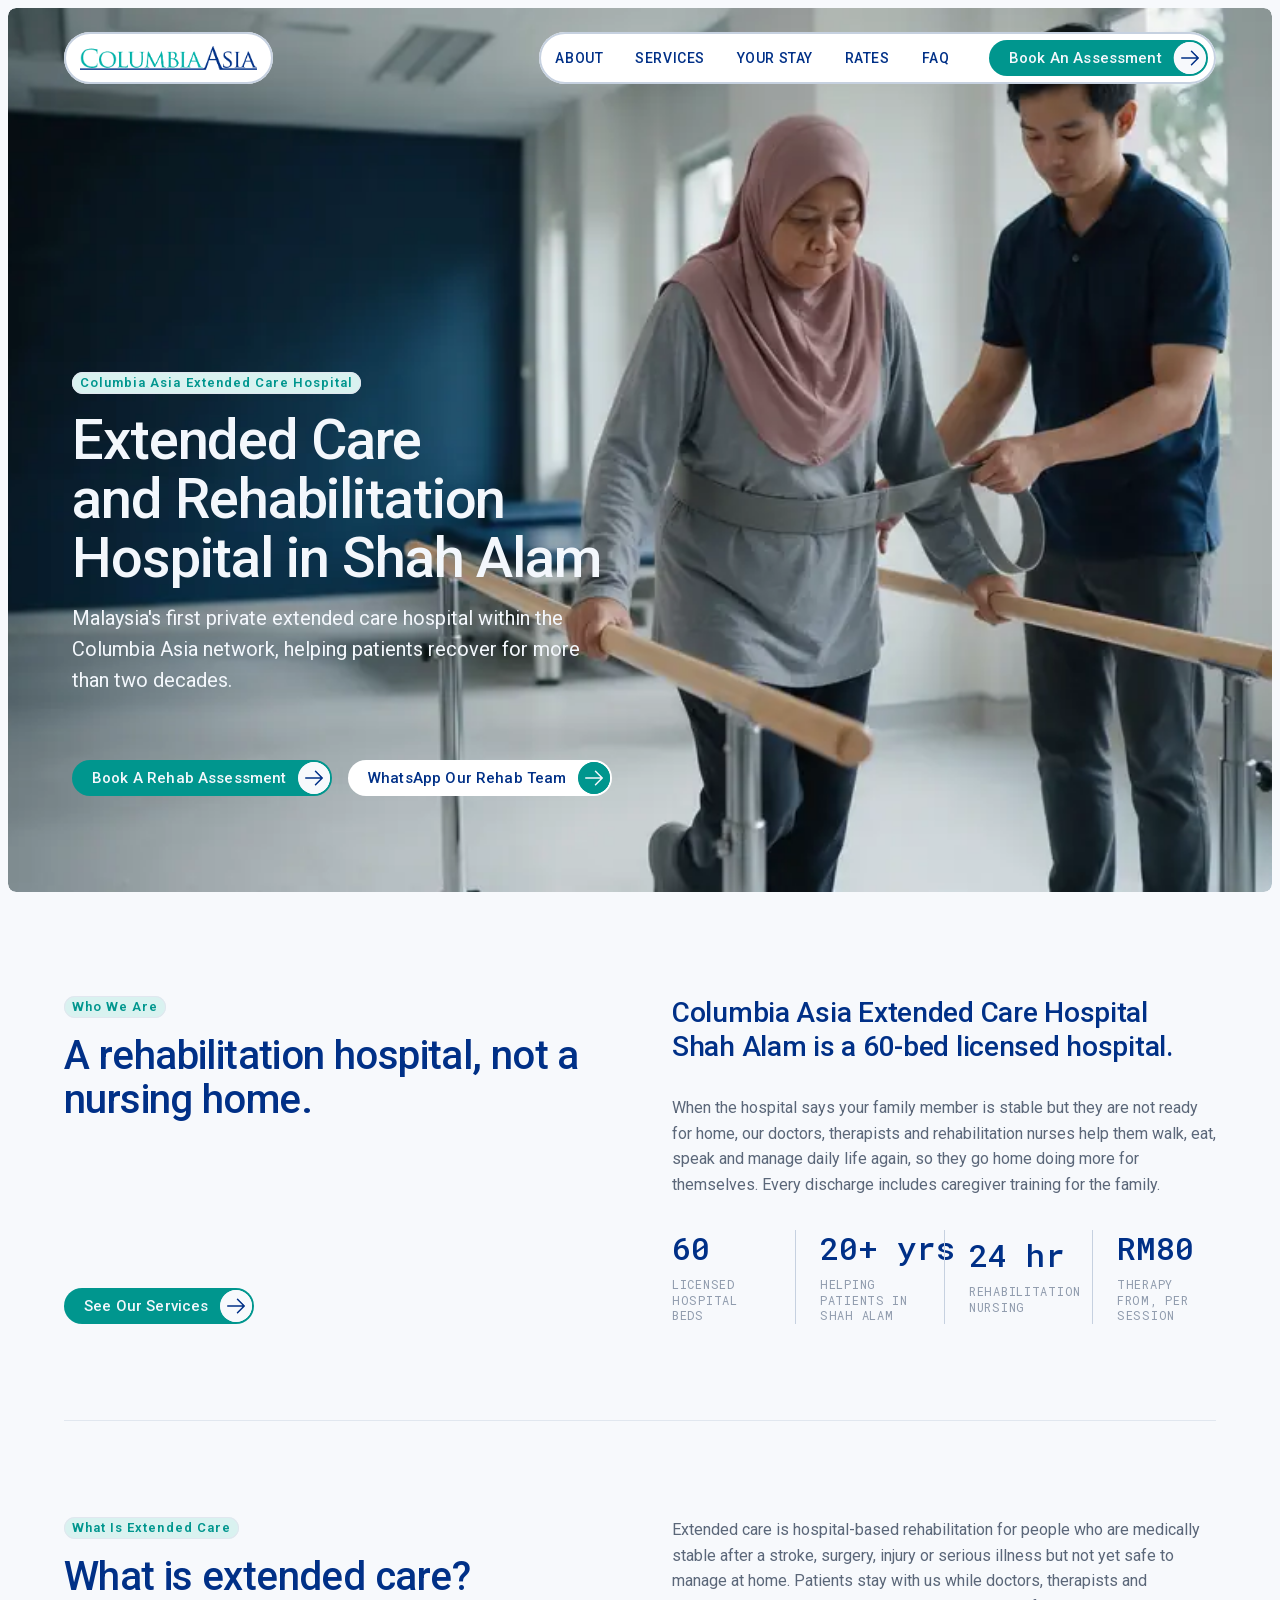
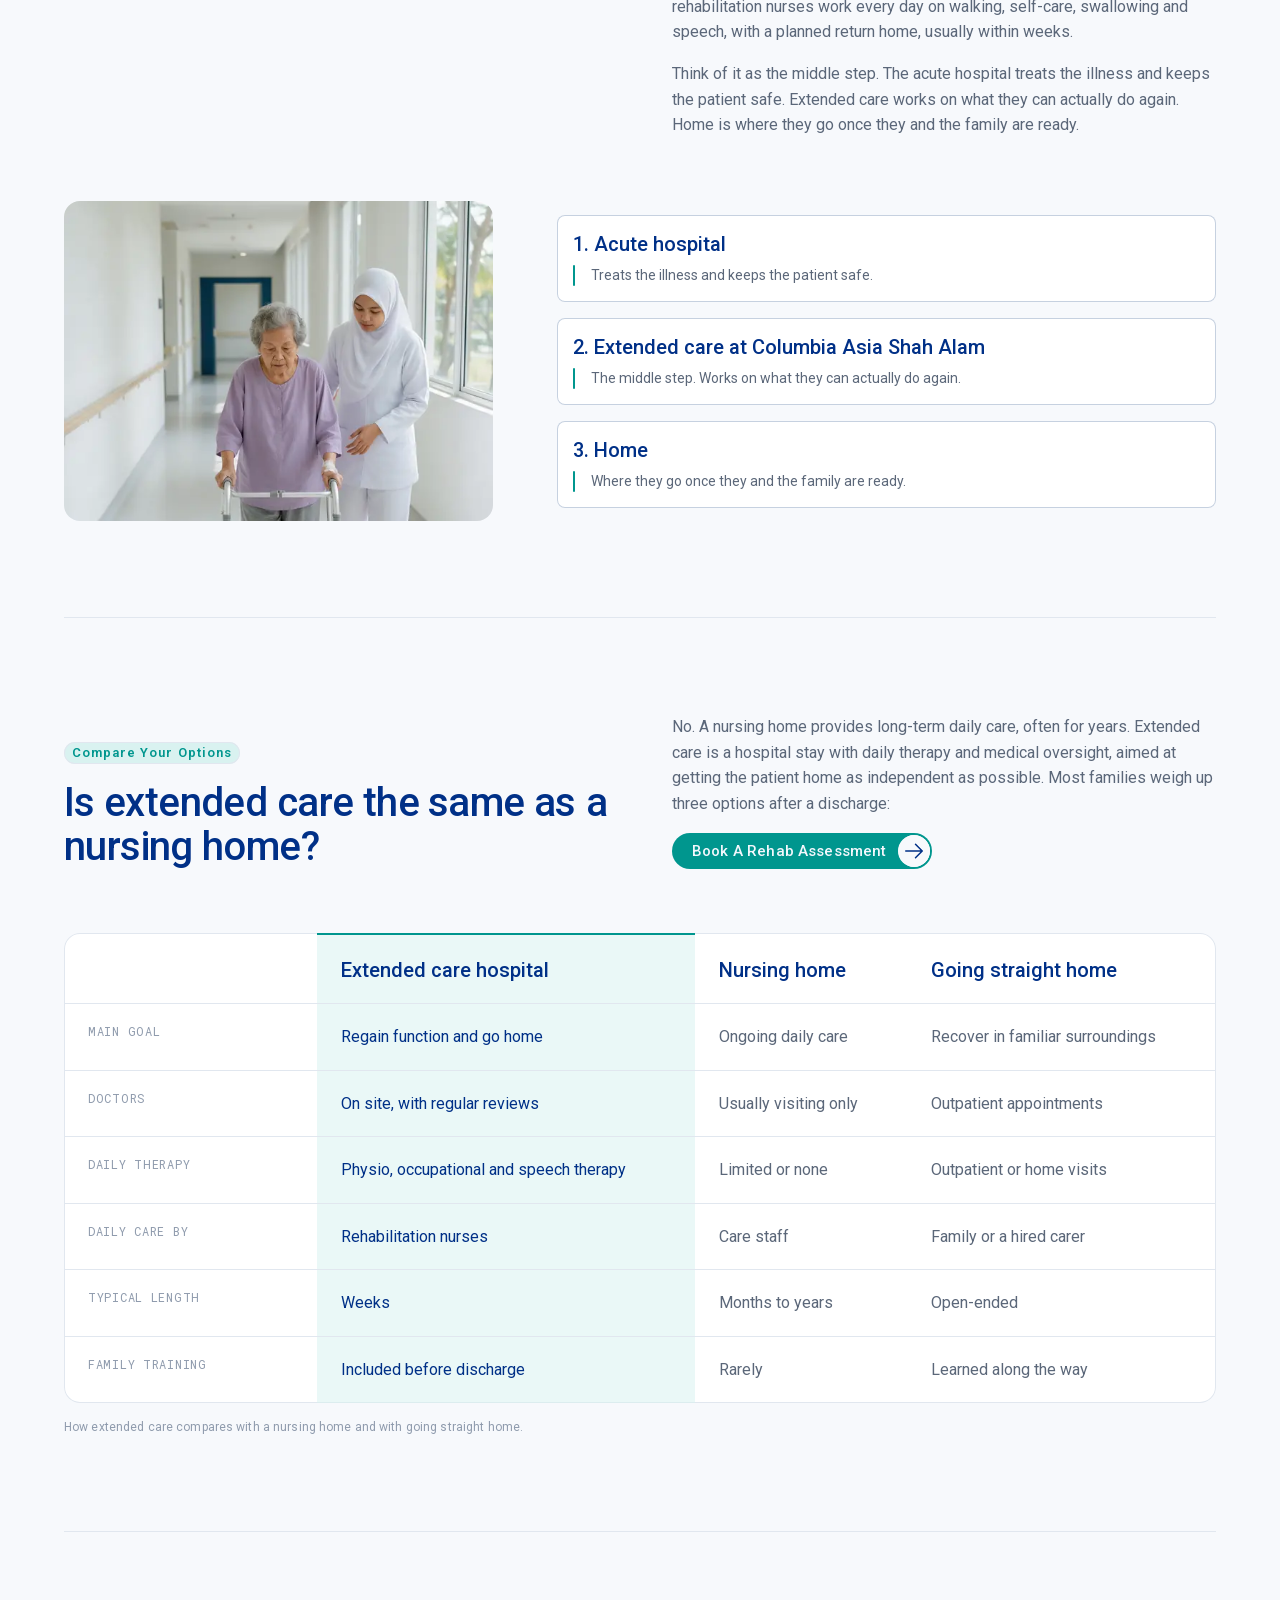
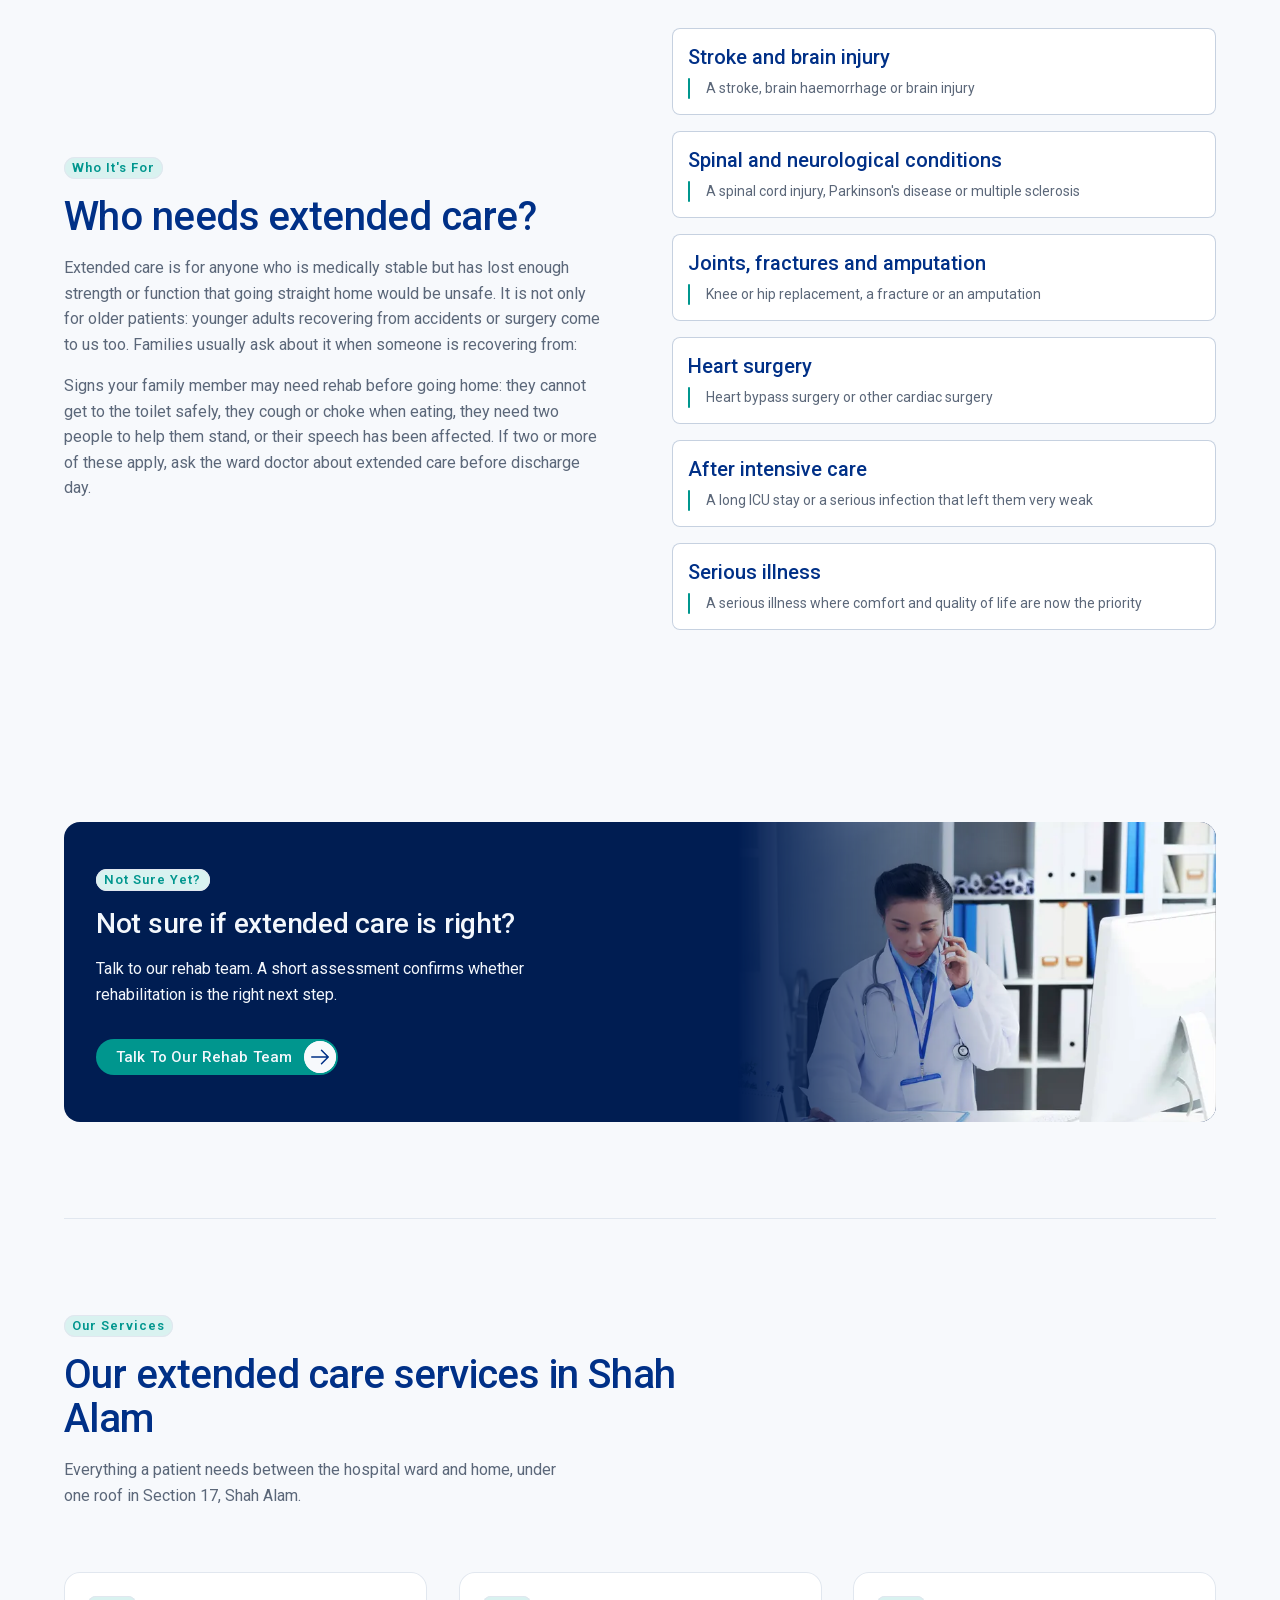
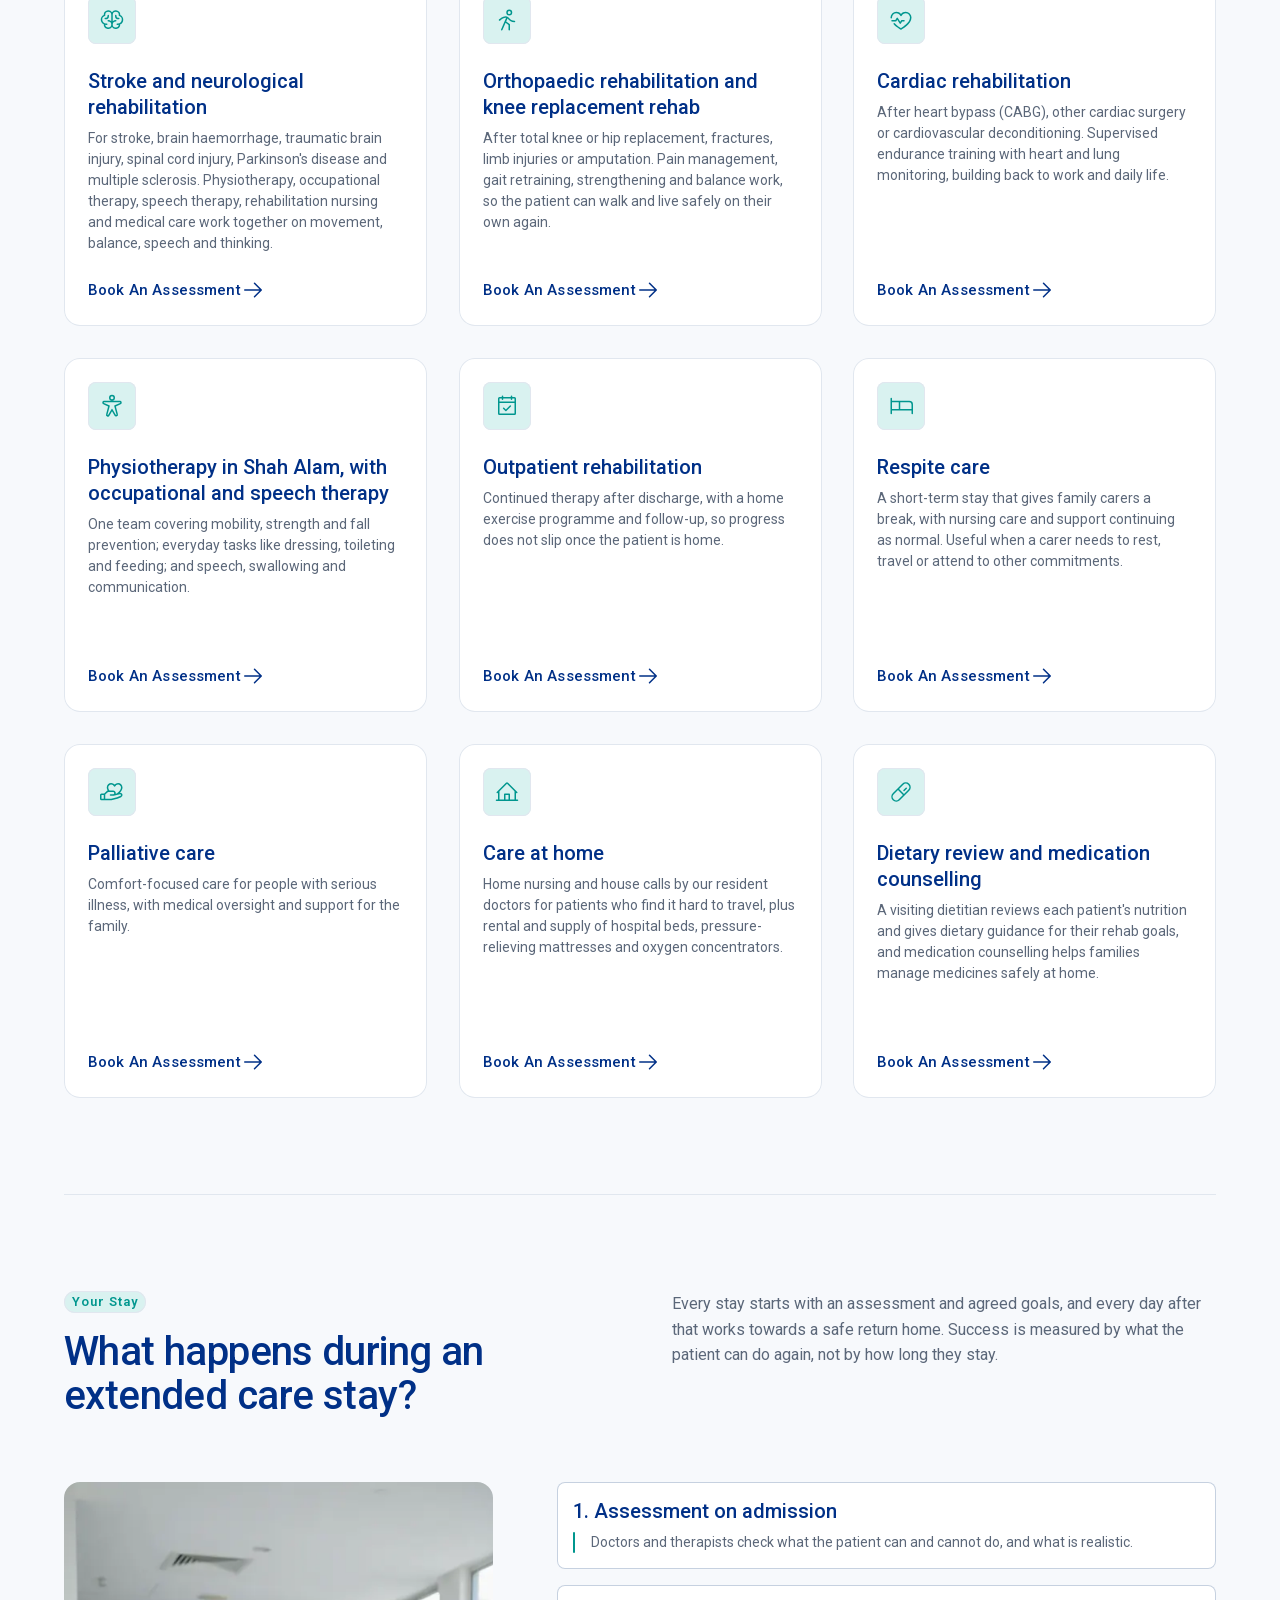
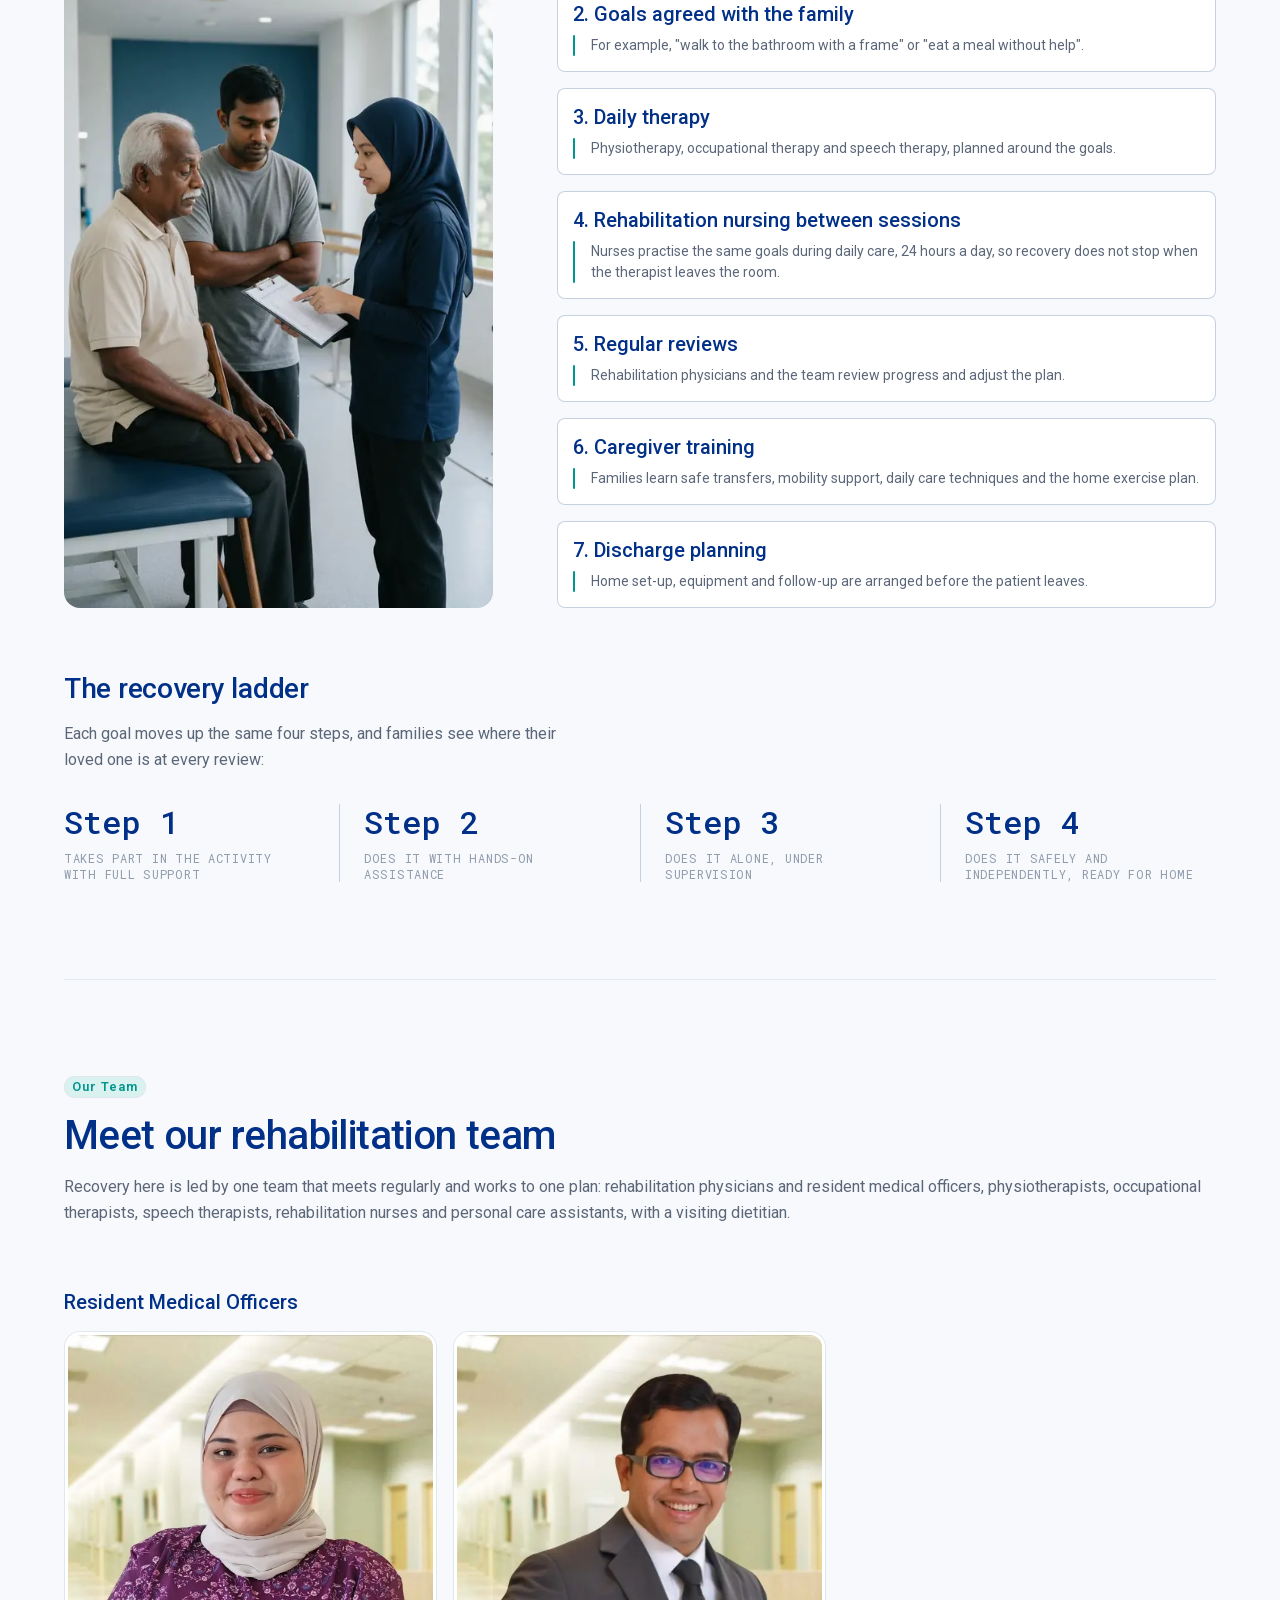
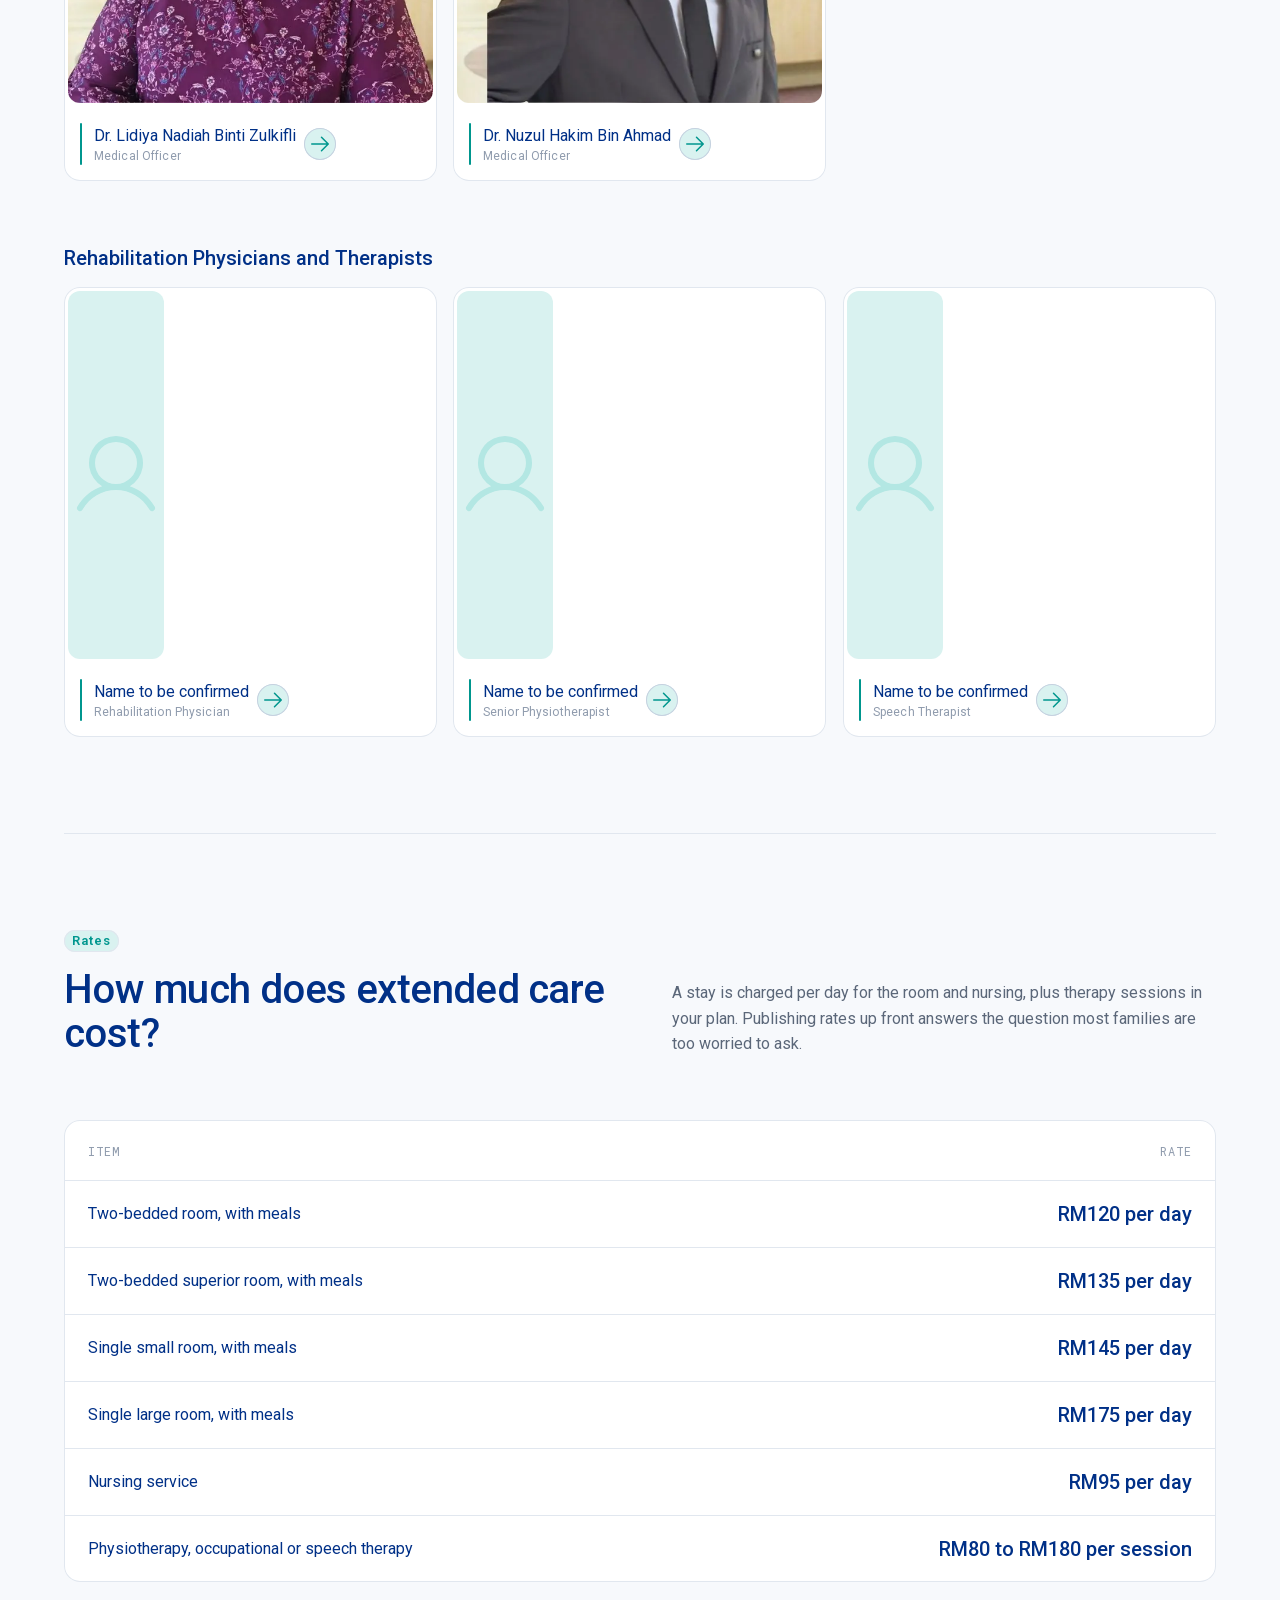
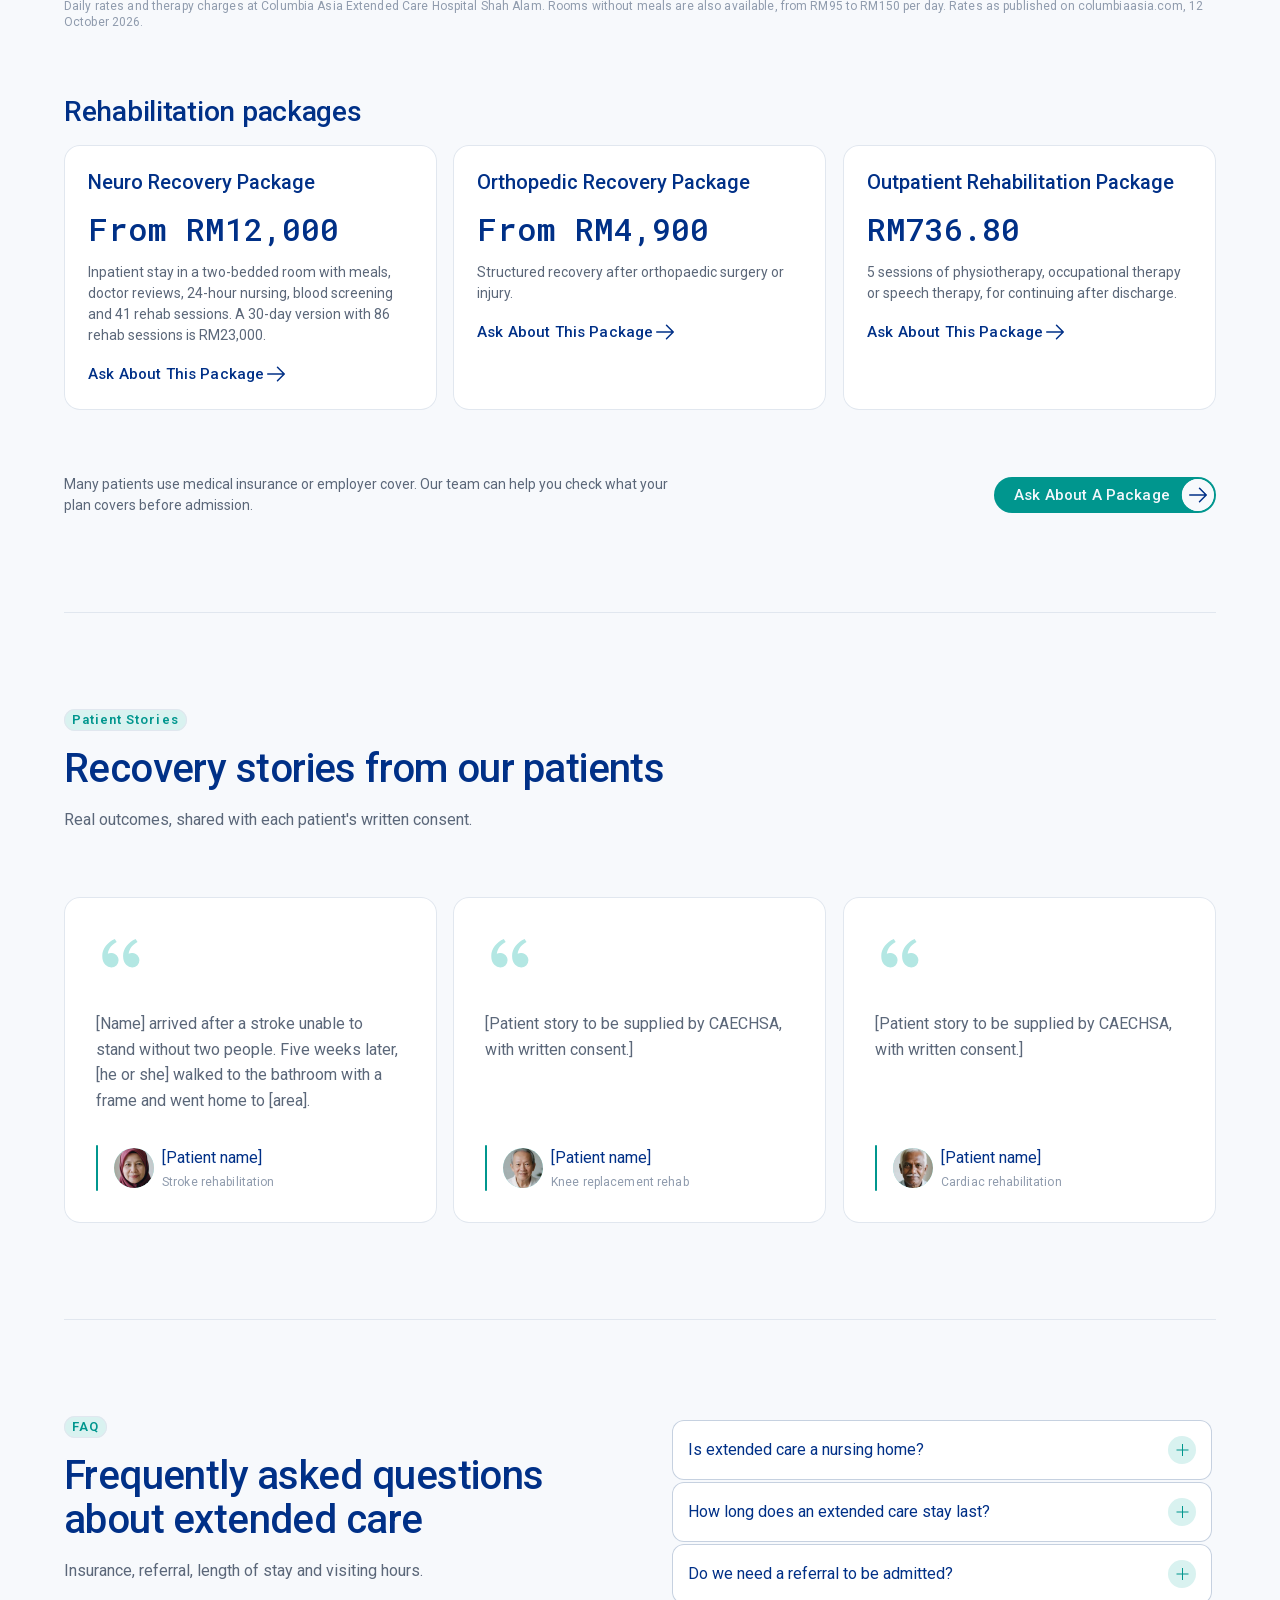
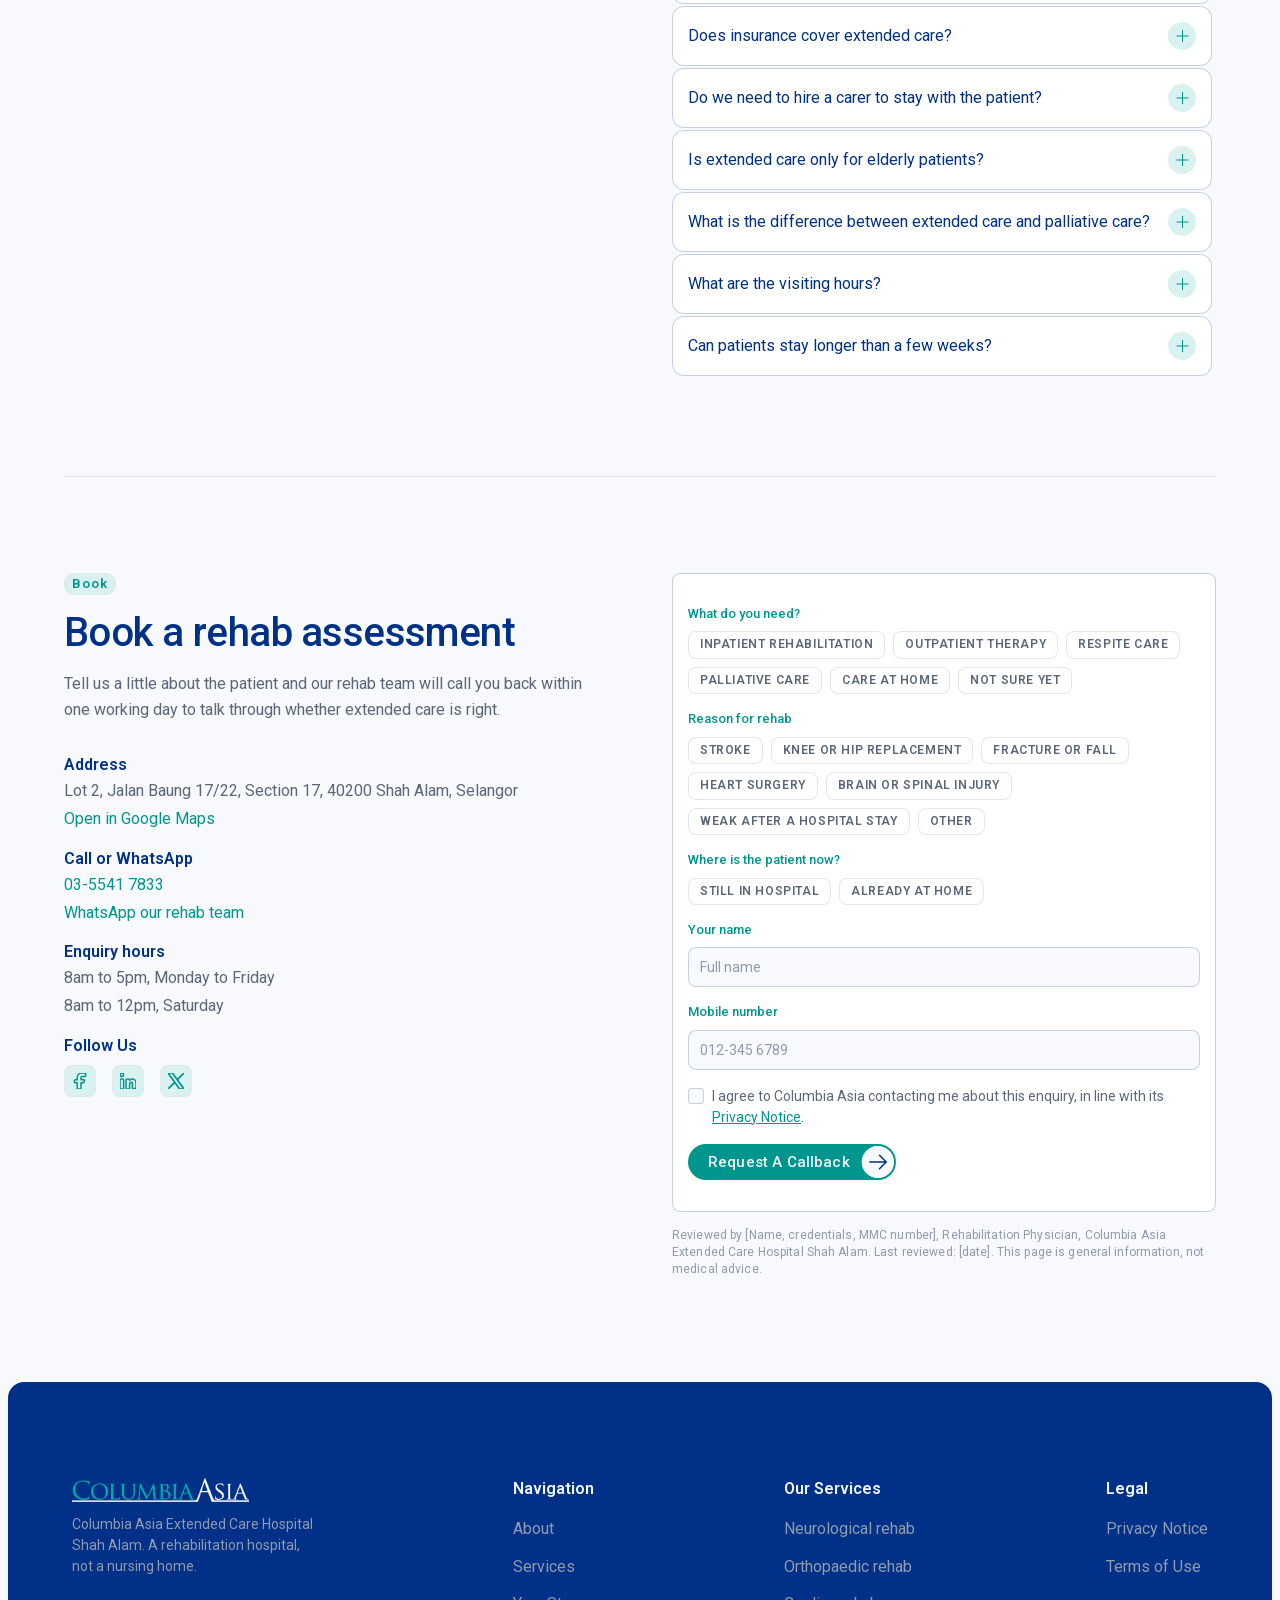
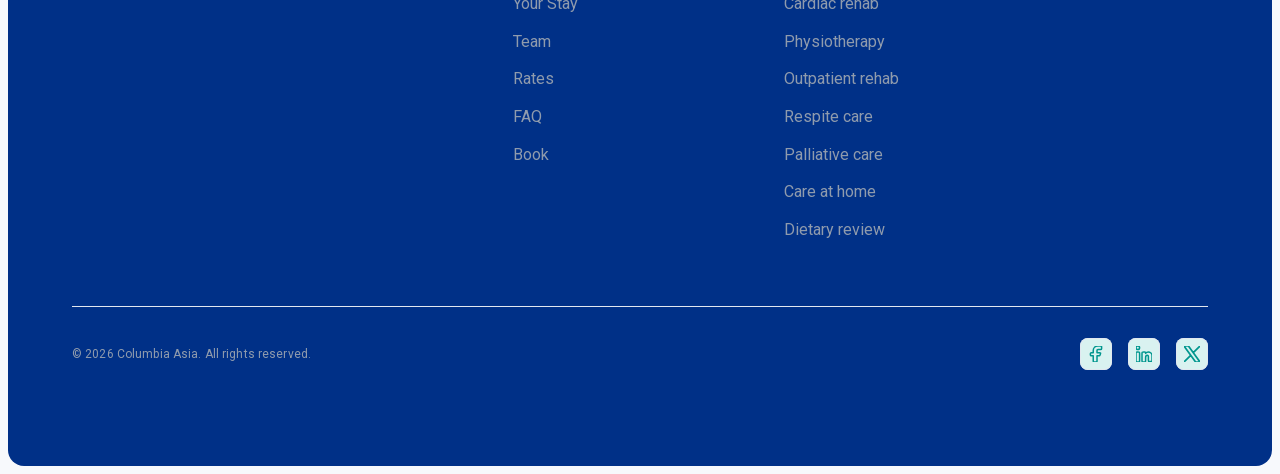
<file: index.html>
<!doctype html>
<html lang="en-GB">
<head>
<meta charset="utf-8">
<meta name="viewport" content="width=device-width, initial-scale=1">
<title>Extended Care &amp; Rehab Hospital in Shah Alam | Columbia Asia</title>
<meta name="description" content="Hospital-based rehab after a stroke, surgery or illness in Shah Alam. Daily therapy, 24-hour rehab nursing and family training. Book an assessment.">
<link rel="canonical" href="https://www.columbiaasia.com/malaysia/specialties/extended-care/">
<meta property="og:type" content="website">
<meta property="og:title" content="Extended Care &amp; Rehab Hospital in Shah Alam | Columbia Asia">
<meta property="og:description" content="Hospital-based rehab after a stroke, surgery or illness in Shah Alam. Daily therapy, 24-hour rehab nursing and family training. Book an assessment.">
<meta property="og:image" content="img/og-image.jpg">
<meta name="theme-color" content="#003087">
<link rel="icon" href="img/favicon.png" type="image/png">
<link rel="preload" href="fonts/Roboto-latin.woff2" as="font" type="font/woff2" crossorigin>
<link rel="stylesheet" href="css/site.css">
<script>document.documentElement.classList.add("js");</script>
<script type="application/ld+json">{"@context": "https://schema.org", "@type": "Hospital", "name": "Columbia Asia Extended Care Hospital Shah Alam", "url": "https://www.columbiaasia.com/malaysia/specialties/extended-care/", "telephone": "+60-3-5541-7833", "address": {"@type": "PostalAddress", "streetAddress": "Lot 2, Jalan Baung 17/22, Section 17", "addressLocality": "Shah Alam", "postalCode": "40200", "addressRegion": "Selangor", "addressCountry": "MY"}, "openingHours": ["Mo-Fr 08:00-17:00", "Sa 08:00-12:00"], "parentOrganization": {"@type": "Organization", "name": "Columbia Asia", "url": "https://www.columbiaasia.com/malaysia/"}, "availableService": [{"@type": "MedicalTherapy", "name": "Stroke and neurological rehabilitation"}, {"@type": "MedicalTherapy", "name": "Orthopaedic rehabilitation and knee replacement rehab"}, {"@type": "MedicalTherapy", "name": "Cardiac rehabilitation"}, {"@type": "MedicalTherapy", "name": "Physiotherapy in Shah Alam, with occupational and speech therapy"}, {"@type": "MedicalTherapy", "name": "Outpatient rehabilitation"}, {"@type": "MedicalTherapy", "name": "Respite care"}, {"@type": "MedicalTherapy", "name": "Palliative care"}, {"@type": "MedicalTherapy", "name": "Care at home"}, {"@type": "MedicalTherapy", "name": "Dietary review and medication counselling"}]}</script>
<script type="application/ld+json">{"@context": "https://schema.org", "@type": "MedicalWebPage", "name": "Extended Care & Rehab Hospital in Shah Alam", "url": "https://www.columbiaasia.com/malaysia/specialties/extended-care/", "about": {"@type": "MedicalSpecialty", "name": "Physical medicine and rehabilitation"}}</script>
<script type="application/ld+json">{"@context": "https://schema.org", "@type": "FAQPage", "mainEntity": [{"@type": "Question", "name": "Is extended care a nursing home?", "acceptedAnswer": {"@type": "Answer", "text": "No. Columbia Asia Extended Care Hospital Shah Alam is a rehabilitation hospital with doctors, therapists and rehabilitation nurses. The aim is to help your family member regain function and return home as independently as possible, usually within weeks, rather than to provide long-term residential care."}}, {"@type": "Question", "name": "How long does an extended care stay last?", "acceptedAnswer": {"@type": "Answer", "text": "Most stays are measured in weeks rather than months. The length depends on the goals agreed at admission and how quickly the patient progresses towards them. Someone recovering from a knee replacement usually needs less time than someone relearning to walk and swallow after a severe stroke."}}, {"@type": "Question", "name": "Do we need a referral to be admitted?", "acceptedAnswer": {"@type": "Answer", "text": "Usually the treating doctor at the acute hospital recommends extended care and coordinates the transfer, including from hospitals outside the Columbia Asia group. Families can also contact our rehab team directly, and a short assessment confirms whether rehabilitation is the right next step."}}, {"@type": "Question", "name": "Does insurance cover extended care?", "acceptedAnswer": {"@type": "Answer", "text": "It depends on your policy. Some medical cards cover the acute admission but treat rehabilitation stays differently, so check with your insurer before transfer. Our team can help you confirm what your plan covers."}}, {"@type": "Question", "name": "Do we need to hire a carer to stay with the patient?", "acceptedAnswer": {"@type": "Answer", "text": "No. Rehabilitation nurses provide daily care around the clock and keep the patient practising their therapy goals between sessions. Families are welcome to visit and join caregiver training, which prepares them for the move home."}}, {"@type": "Question", "name": "Is extended care only for elderly patients?", "acceptedAnswer": {"@type": "Answer", "text": "No. Extended care is for anyone who is medically stable but not yet able to manage safely at home, including younger adults after road accidents, sports injuries, brain injury or major surgery."}}, {"@type": "Question", "name": "What is the difference between extended care and palliative care?", "acceptedAnswer": {"@type": "Answer", "text": "Extended care aims to rebuild function so the patient can go home more independent. Palliative care focuses on comfort and quality of life for people with serious, often progressive illness. We offer both, so the plan can change if the patient's needs do."}}, {"@type": "Question", "name": "What are the visiting hours?", "acceptedAnswer": {"@type": "Answer", "text": "Visiting hours are 11.30am to 2.30pm and 4.30pm to 8.30pm."}}, {"@type": "Question", "name": "Can patients stay longer than a few weeks?", "acceptedAnswer": {"@type": "Answer", "text": "Yes. Most stays aim for a return home within weeks, but the hospital also provides short and long-term care for patients who need ongoing nursing and medical oversight. The team talks through the options at the first assessment."}}]}</script>
<script type="application/ld+json">{"@context": "https://schema.org", "@type": "BreadcrumbList", "itemListElement": [{"@type": "ListItem", "position": 1, "name": "Home", "item": "https://www.columbiaasia.com/malaysia/"}, {"@type": "ListItem", "position": 2, "name": "Specialties", "item": "https://www.columbiaasia.com/malaysia/specialties/"}, {"@type": "ListItem", "position": 3, "name": "Extended Care", "item": "https://www.columbiaasia.com/malaysia/specialties/extended-care/"}]}</script>
</head>
<body>
<a class="skip" href="#main">Skip to content</a>

<header class="nav" id="nav">
  <div class="nav__max">
    <nav class="nav__wrap" aria-label="Main">
      <div class="nav__bar">
        <a class="nav__logo" href="#top" aria-label="Columbia Asia, back to top"><img src="img/logo.png" width="487" height="66" alt="Columbia Asia"></a>
        <div class="nav__right">
          <a class="btn" href="#book"><span class="btn__row"><span class="btn__label t-btn">Book an Assessment</span><span class="btn__icon"><svg aria-hidden="true" focusable="false" xmlns="http://www.w3.org/2000/svg" viewBox="0 0 256 256" fill="currentColor"><path d="M221.66,133.66l-72,72a8,8,0,0,1-11.32-11.32L196.69,136H40a8,8,0,0,1,0-16H196.69L138.34,61.66a8,8,0,0,1,11.32-11.32l72,72A8,8,0,0,1,221.66,133.66Z"/></svg></span></span><span class="btn__fill" aria-hidden="true"><span class="btn__label t-btn">Book an Assessment</span><span class="btn__icon"><svg aria-hidden="true" focusable="false" xmlns="http://www.w3.org/2000/svg" viewBox="0 0 256 256" fill="currentColor"><path d="M221.66,133.66l-72,72a8,8,0,0,1-11.32-11.32L196.69,136H40a8,8,0,0,1,0-16H196.69L138.34,61.66a8,8,0,0,1,11.32-11.32l72,72A8,8,0,0,1,221.66,133.66Z"/></svg></span></span></a>
          <button class="burger" type="button" aria-label="Open menu" aria-expanded="false" aria-controls="nav-menu"><i></i><i></i></button>
        </div>
      </div>
      <div class="nav__links-pill">
        <div class="nav__links"><a class="nav__link t-nav" href="#what-is-extended-care">About</a><a class="nav__link t-nav" href="#services">Services</a><a class="nav__link t-nav" href="#how-it-works">Your Stay</a><a class="nav__link t-nav" href="#rates">Rates</a><a class="nav__link t-nav" href="#faq">FAQ</a></div>
        <a class="btn" href="#book"><span class="btn__row"><span class="btn__label t-btn">Book an Assessment</span><span class="btn__icon"><svg aria-hidden="true" focusable="false" xmlns="http://www.w3.org/2000/svg" viewBox="0 0 256 256" fill="currentColor"><path d="M221.66,133.66l-72,72a8,8,0,0,1-11.32-11.32L196.69,136H40a8,8,0,0,1,0-16H196.69L138.34,61.66a8,8,0,0,1,11.32-11.32l72,72A8,8,0,0,1,221.66,133.66Z"/></svg></span></span><span class="btn__fill" aria-hidden="true"><span class="btn__label t-btn">Book an Assessment</span><span class="btn__icon"><svg aria-hidden="true" focusable="false" xmlns="http://www.w3.org/2000/svg" viewBox="0 0 256 256" fill="currentColor"><path d="M221.66,133.66l-72,72a8,8,0,0,1-11.32-11.32L196.69,136H40a8,8,0,0,1,0-16H196.69L138.34,61.66a8,8,0,0,1,11.32-11.32l72,72A8,8,0,0,1,221.66,133.66Z"/></svg></span></span></a>
      </div>
      <div class="nav__menu" id="nav-menu">
        <div class="nav__menu-links"><a class="m-link t-menu" href="#what-is-extended-care">About</a><a class="m-link t-menu" href="#services">Services</a><a class="m-link t-menu" href="#how-it-works">Your Stay</a><a class="m-link t-menu" href="#rates">Rates</a><a class="m-link t-menu" href="#faq">FAQ</a></div>
        <a class="btn" href="#book"><span class="btn__row"><span class="btn__label t-btn">Book an Assessment</span><span class="btn__icon"><svg aria-hidden="true" focusable="false" xmlns="http://www.w3.org/2000/svg" viewBox="0 0 256 256" fill="currentColor"><path d="M221.66,133.66l-72,72a8,8,0,0,1-11.32-11.32L196.69,136H40a8,8,0,0,1,0-16H196.69L138.34,61.66a8,8,0,0,1,11.32-11.32l72,72A8,8,0,0,1,221.66,133.66Z"/></svg></span></span><span class="btn__fill" aria-hidden="true"><span class="btn__label t-btn">Book an Assessment</span><span class="btn__icon"><svg aria-hidden="true" focusable="false" xmlns="http://www.w3.org/2000/svg" viewBox="0 0 256 256" fill="currentColor"><path d="M221.66,133.66l-72,72a8,8,0,0,1-11.32-11.32L196.69,136H40a8,8,0,0,1,0-16H196.69L138.34,61.66a8,8,0,0,1,11.32-11.32l72,72A8,8,0,0,1,221.66,133.66Z"/></svg></span></span></a>
      </div>
    </nav>
  </div>
</header>
<main id="main">
<section class="hero" id="top" aria-label="Extended care at Columbia Asia Shah Alam">
  <figure class="hero__frame">
    <div class="hero__slides"><img class="hero__img is-on" src="img/hero-bars-1440.webp" srcset="img/hero-bars-960.webp 960w, img/hero-bars-1440.webp 1440w, img/hero-bars-2000.webp 2000w" sizes="calc(100vw - 16px)" width="2000" height="1125" fetchpriority="high" style="--pos-m:60% 50%" alt="Physiotherapist holding a gait belt as an older woman in a tudung walks between parallel bars"><img class="hero__img" data-src="img/hero-stairs-1440.webp" data-srcset="img/hero-stairs-960.webp 960w, img/hero-stairs-1440.webp 1440w, img/hero-stairs-2000.webp 2000w" sizes="calc(100vw - 16px)" width="2000" height="1125" decoding="async" style="--pos-m:75% 50%" alt="Physiotherapist crouching beside an older man as he steps onto a training stair after knee surgery"><img class="hero__img" data-src="img/hero-arm-1440.webp" data-srcset="img/hero-arm-960.webp 960w, img/hero-arm-1440.webp 1440w, img/hero-arm-2000.webp 2000w" sizes="calc(100vw - 16px)" width="2000" height="1125" decoding="async" style="--pos-m:70% 50%" alt="Occupational therapist sitting beside an older man as he reaches to put a ring on a peg board"><img class="hero__img" data-src="img/hero-family-1440.webp" data-srcset="img/hero-family-960.webp 960w, img/hero-family-1440.webp 1440w, img/hero-family-2000.webp 2000w" sizes="calc(100vw - 16px)" width="2000" height="1125" decoding="async" style="--pos-m:66% 50%" alt="Nurse guiding a daughter as she helps her father stand up from a wheelchair"></div>
    <div class="hero__content">
      <div class="hero__stack">
        <div class="hero__text">
          <div class="badge" data-r="hero" data-d="0.3" data-mount><span class="t-badge">Columbia Asia Extended Care Hospital</span></div>
          <h1 class="t-h1 on-dark mw-620" data-words data-r="1" data-d="0.5" data-mount><span class="w">Extended</span> <span class="w">Care</span> <span class="w">and</span> <span class="w">Rehabilitation</span> <span class="w">Hospital</span> <span class="w">in</span> <span class="w">Shah</span> <span class="w">Alam</span></h1>
          <p class="t-lead on-dark mw-520" data-r="hero" data-d="0.7" data-mount>Malaysia's first private extended care hospital within the Columbia Asia network, helping patients recover for more than two decades.</p>
        </div>
        <div class="hero__ctas" data-r="hero" data-d="0.9" data-mount>
          <a class="btn" href="#book"><span class="btn__row"><span class="btn__label t-btn">Book a rehab assessment</span><span class="btn__icon"><svg aria-hidden="true" focusable="false" xmlns="http://www.w3.org/2000/svg" viewBox="0 0 256 256" fill="currentColor"><path d="M221.66,133.66l-72,72a8,8,0,0,1-11.32-11.32L196.69,136H40a8,8,0,0,1,0-16H196.69L138.34,61.66a8,8,0,0,1,11.32-11.32l72,72A8,8,0,0,1,221.66,133.66Z"/></svg></span></span><span class="btn__fill" aria-hidden="true"><span class="btn__label t-btn">Book a rehab assessment</span><span class="btn__icon"><svg aria-hidden="true" focusable="false" xmlns="http://www.w3.org/2000/svg" viewBox="0 0 256 256" fill="currentColor"><path d="M221.66,133.66l-72,72a8,8,0,0,1-11.32-11.32L196.69,136H40a8,8,0,0,1,0-16H196.69L138.34,61.66a8,8,0,0,1,11.32-11.32l72,72A8,8,0,0,1,221.66,133.66Z"/></svg></span></span></a>
          <a class="btn btn--light" href="https://wa.me/60126036107?text=Hi%2C%20I%27d%20like%20to%20ask%20about%20extended%20care%20in%20Shah%20Alam." target="_blank" rel="noopener"><span class="btn__row"><span class="btn__label t-btn">WhatsApp our rehab team</span><span class="btn__icon"><svg aria-hidden="true" focusable="false" xmlns="http://www.w3.org/2000/svg" viewBox="0 0 256 256" fill="currentColor"><path d="M221.66,133.66l-72,72a8,8,0,0,1-11.32-11.32L196.69,136H40a8,8,0,0,1,0-16H196.69L138.34,61.66a8,8,0,0,1,11.32-11.32l72,72A8,8,0,0,1,221.66,133.66Z"/></svg></span></span><span class="btn__fill" aria-hidden="true"><span class="btn__label t-btn">WhatsApp our rehab team</span><span class="btn__icon"><svg aria-hidden="true" focusable="false" xmlns="http://www.w3.org/2000/svg" viewBox="0 0 256 256" fill="currentColor"><path d="M221.66,133.66l-72,72a8,8,0,0,1-11.32-11.32L196.69,136H40a8,8,0,0,1,0-16H196.69L138.34,61.66a8,8,0,0,1,11.32-11.32l72,72A8,8,0,0,1,221.66,133.66Z"/></svg></span></span></a>
        </div>
      </div>
    </div>
  </figure>
</section>
<section class="sec ab" id="about" aria-labelledby="about-h">
  <div class="sec__in">
    <div class="ab__left">
      <div class="ab__left-text">
        <div class="badge" data-r="1" data-d="0.3"><span class="t-badge">Who We Are</span></div>
        <h2 class="t-h2" data-words data-r="1" data-d="0.5" id="about-h"><span class="w">A</span> <span class="w">rehabilitation</span> <span class="w">hospital,</span> <span class="w">not</span> <span class="w">a</span> <span class="w">nursing</span> <span class="w">home.</span></h2>
      </div>
      <div data-r="1" data-d="0.9"><a class="btn" href="#services"><span class="btn__row"><span class="btn__label t-btn">See our services</span><span class="btn__icon"><svg aria-hidden="true" focusable="false" xmlns="http://www.w3.org/2000/svg" viewBox="0 0 256 256" fill="currentColor"><path d="M221.66,133.66l-72,72a8,8,0,0,1-11.32-11.32L196.69,136H40a8,8,0,0,1,0-16H196.69L138.34,61.66a8,8,0,0,1,11.32-11.32l72,72A8,8,0,0,1,221.66,133.66Z"/></svg></span></span><span class="btn__fill" aria-hidden="true"><span class="btn__label t-btn">See our services</span><span class="btn__icon"><svg aria-hidden="true" focusable="false" xmlns="http://www.w3.org/2000/svg" viewBox="0 0 256 256" fill="currentColor"><path d="M221.66,133.66l-72,72a8,8,0,0,1-11.32-11.32L196.69,136H40a8,8,0,0,1,0-16H196.69L138.34,61.66a8,8,0,0,1,11.32-11.32l72,72A8,8,0,0,1,221.66,133.66Z"/></svg></span></span></a></div>
    </div>
    <div class="ab__right">
      <div class="ab__support">
        <p class="t-h3" data-r="1" data-d="1.1">Columbia Asia Extended Care Hospital Shah Alam is a 60-bed licensed hospital.</p>
        <p class="t-body" data-r="1" data-d="1.3">When the hospital says your family member is stable but they are not ready for home, our doctors, therapists and rehabilitation nurses help them walk, eat, speak and manage daily life again, so they go home doing more for themselves. Every discharge includes caregiver training for the family.</p>
      </div>
      <div class="stats"><div class="stat" data-r="1" data-d="1.4"><p class="t-stat">60</p><p class="t-label">Licensed hospital beds</p></div><span class="stat__div" aria-hidden="true" data-r="1" data-d="2.0" data-r-scale="0.8"></span><div class="stat" data-r="1" data-d="1.6"><p class="t-stat">20+ yrs</p><p class="t-label">Helping patients in Shah Alam</p></div><span class="stat__div" aria-hidden="true" data-r="1" data-d="2.0" data-r-scale="0.8"></span><div class="stat" data-r="1" data-d="1.8"><p class="t-stat">24 hr</p><p class="t-label">Rehabilitation nursing</p></div><span class="stat__div" aria-hidden="true" data-r="1" data-d="2.0" data-r-scale="0.8"></span><div class="stat" data-r="1" data-d="2.0"><p class="t-stat">RM80</p><p class="t-label">Therapy from, per session</p></div></div>
    </div>
  </div>
</section><div class="hairline" aria-hidden="true"><div><div></div></div></div>
<section class="sec hw" id="what-is-extended-care" aria-labelledby="what-h">
  <div class="sec__in">
    <div class="hw__head">
      <div class="hw__heading">
        <div class="badge" data-r="1" data-d="0.3"><span class="t-badge">What Is Extended Care</span></div>
        <h2 class="t-h2" data-words data-r="1" data-d="0.5" id="what-h"><span class="w">What</span> <span class="w">is</span> <span class="w">extended</span> <span class="w">care?</span></h2>
      </div>
      <div class="hw__body" data-r="1" data-d="0.7">
        <p class="t-body">Extended care is hospital-based rehabilitation for people who are medically stable after a stroke, surgery, injury or serious illness but not yet safe to manage at home. Patients stay with us while doctors, therapists and rehabilitation nurses work every day on walking, self-care, swallowing and speech, with a planned return home, usually within weeks.</p>
        <p class="t-body">Think of it as the middle step. The acute hospital treats the illness and keeps the patient safe. Extended care works on what they can actually do again. Home is where they go once they and the family are ready.</p>
      </div>
    </div>
    <div class="hw__steps-wrap">
      <div class="hw__img" data-r="1" data-d="0.9">
        <img src="img/corridor-walk-900.webp" srcset="img/corridor-walk-600.webp 600w, img/corridor-walk-900.webp 900w" sizes="(min-width: 1200px) 30vw, 40vw"
          width="900" height="1350" loading="lazy" style="object-position: 50% 32%" alt="Nurse walking beside an older woman who is using a walking frame along a bright hospital corridor">
      </div>
      <div class="hw__steps" data-r="1" data-d="1.3"><div class="step"><h3 class="t-h4">1. Acute hospital</h3><div class="step__desc"><span class="deco"></span><p class="t-small">Treats the illness and keeps the patient safe.</p></div></div><div class="step"><h3 class="t-h4">2. Extended care at Columbia Asia Shah Alam</h3><div class="step__desc"><span class="deco"></span><p class="t-small">The middle step. Works on what they can actually do again.</p></div></div><div class="step"><h3 class="t-h4">3. Home</h3><div class="step__desc"><span class="deco"></span><p class="t-small">Where they go once they and the family are ready.</p></div></div></div>
    </div>
  </div>
</section><div class="hairline" aria-hidden="true"><div><div></div></div></div>
<section class="sec cs" id="vs-nursing-home" aria-labelledby="vs-h">
  <div class="sec__in">
    <div class="cs__head">
      <div class="cs__intro">
        <div class="badge" data-r="1" data-d="0.3"><span class="t-badge">Compare Your Options</span></div>
        <h2 class="t-h2" data-words data-r="1" data-d="0.5" id="vs-h"><span class="w">Is</span> <span class="w">extended</span> <span class="w">care</span> <span class="w">the</span> <span class="w">same</span> <span class="w">as</span> <span class="w">a</span> <span class="w">nursing</span> <span class="w">home?</span></h2>
      </div>
      <div class="cs__support">
        <p class="t-body" data-r="1" data-d="0.7">No. A nursing home provides long-term daily care, often for years. Extended care is a hospital stay with daily therapy and medical oversight, aimed at getting the patient home as independent as possible. Most families weigh up three options after a discharge:</p>
        <div data-r="1" data-d="0.9"><a class="btn" href="#book"><span class="btn__row"><span class="btn__label t-btn">Book a rehab assessment</span><span class="btn__icon"><svg aria-hidden="true" focusable="false" xmlns="http://www.w3.org/2000/svg" viewBox="0 0 256 256" fill="currentColor"><path d="M221.66,133.66l-72,72a8,8,0,0,1-11.32-11.32L196.69,136H40a8,8,0,0,1,0-16H196.69L138.34,61.66a8,8,0,0,1,11.32-11.32l72,72A8,8,0,0,1,221.66,133.66Z"/></svg></span></span><span class="btn__fill" aria-hidden="true"><span class="btn__label t-btn">Book a rehab assessment</span><span class="btn__icon"><svg aria-hidden="true" focusable="false" xmlns="http://www.w3.org/2000/svg" viewBox="0 0 256 256" fill="currentColor"><path d="M221.66,133.66l-72,72a8,8,0,0,1-11.32-11.32L196.69,136H40a8,8,0,0,1,0-16H196.69L138.34,61.66a8,8,0,0,1,11.32-11.32l72,72A8,8,0,0,1,221.66,133.66Z"/></svg></span></span></a></div>
      </div>
    </div>
    <div class="rt__block" data-r="1" data-d="1.0">
      <div class="tcard">
        <table class="tbl tbl--compare">
          <caption class="sr-only">How extended care compares with a nursing home and with going straight home.</caption>
          <thead><tr><th scope="col"><span class="sr-only">Compared on</span></th><th scope="col" class="t-h4 hi">Extended care hospital</th><th scope="col" class="t-h4">Nursing home</th><th scope="col" class="t-h4">Going straight home</th></tr></thead>
          <tbody><tr><th scope="row" class="t-label">Main goal</th><td class="t-body hi c-ink" data-col="Extended care hospital">Regain function and go home</td><td class="t-body" data-col="Nursing home">Ongoing daily care</td><td class="t-body" data-col="Going straight home">Recover in familiar surroundings</td></tr><tr><th scope="row" class="t-label">Doctors</th><td class="t-body hi c-ink" data-col="Extended care hospital">On site, with regular reviews</td><td class="t-body" data-col="Nursing home">Usually visiting only</td><td class="t-body" data-col="Going straight home">Outpatient appointments</td></tr><tr><th scope="row" class="t-label">Daily therapy</th><td class="t-body hi c-ink" data-col="Extended care hospital">Physio, occupational and speech therapy</td><td class="t-body" data-col="Nursing home">Limited or none</td><td class="t-body" data-col="Going straight home">Outpatient or home visits</td></tr><tr><th scope="row" class="t-label">Daily care by</th><td class="t-body hi c-ink" data-col="Extended care hospital">Rehabilitation nurses</td><td class="t-body" data-col="Nursing home">Care staff</td><td class="t-body" data-col="Going straight home">Family or a hired carer</td></tr><tr><th scope="row" class="t-label">Typical length</th><td class="t-body hi c-ink" data-col="Extended care hospital">Weeks</td><td class="t-body" data-col="Nursing home">Months to years</td><td class="t-body" data-col="Going straight home">Open-ended</td></tr><tr><th scope="row" class="t-label">Family training</th><td class="t-body hi c-ink" data-col="Extended care hospital">Included before discharge</td><td class="t-body" data-col="Nursing home">Rarely</td><td class="t-body" data-col="Going straight home">Learned along the way</td></tr></tbody>
        </table>
      </div>
      <p class="t-meta caption" aria-hidden="true">How extended care compares with a nursing home and with going straight home.</p>
    </div>
  </div>
</section><div class="hairline" aria-hidden="true"><div><div></div></div></div>
<section class="sec wh" id="who-is-it-for" aria-labelledby="who-h">
  <div class="sec__in">
    <div class="wh__context">
      <div class="wh__text">
        <div class="badge" data-r="1" data-d="0.3"><span class="t-badge">Who It&#x27;s For</span></div>
        <h2 class="t-h2" data-words data-r="1" data-d="0.5" id="who-h"><span class="w">Who</span> <span class="w">needs</span> <span class="w">extended</span> <span class="w">care?</span></h2>
        <p class="t-body" data-r="1" data-d="0.7">Extended care is for anyone who is medically stable but has lost enough strength or function that going straight home would be unsafe. It is not only for older patients: younger adults recovering from accidents or surgery come to us too. Families usually ask about it when someone is recovering from:</p>
        <p class="t-body" data-r="1" data-d="0.9">Signs your family member may need rehab before going home: they cannot get to the toilet safely, they cough or choke when eating, they need two people to help them stand, or their speech has been affected. If two or more of these apply, ask the ward doctor about extended care before discharge day.</p>
      </div>
    </div>
    <div class="wh__cards" data-r="1" data-d="1.0"><div class="step"><h3 class="t-h4">Stroke and brain injury</h3><div class="step__desc"><span class="deco"></span><p class="t-small">A stroke, brain haemorrhage or brain injury</p></div></div><div class="step"><h3 class="t-h4">Spinal and neurological conditions</h3><div class="step__desc"><span class="deco"></span><p class="t-small">A spinal cord injury, Parkinson&#x27;s disease or multiple sclerosis</p></div></div><div class="step"><h3 class="t-h4">Joints, fractures and amputation</h3><div class="step__desc"><span class="deco"></span><p class="t-small">Knee or hip replacement, a fracture or an amputation</p></div></div><div class="step"><h3 class="t-h4">Heart surgery</h3><div class="step__desc"><span class="deco"></span><p class="t-small">Heart bypass surgery or other cardiac surgery</p></div></div><div class="step"><h3 class="t-h4">After intensive care</h3><div class="step__desc"><span class="deco"></span><p class="t-small">A long ICU stay or a serious infection that left them very weak</p></div></div><div class="step"><h3 class="t-h4">Serious illness</h3><div class="step__desc"><span class="deco"></span><p class="t-small">A serious illness where comfort and quality of life are now the priority</p></div></div></div>
  </div>
</section>
<section class="sec ctab" aria-labelledby="cta-h">
  <div class="sec__in">
    <div class="ctab__card" data-r="1" data-d="0.3">
      <div class="ctab__layout">
        <div class="ctab__context">
          <div class="ctab__copy">
            <div class="badge"><span class="t-badge">Not Sure Yet?</span></div>
            <h2 class="t-h3 on-dark mw-620" id="cta-h">Not sure if extended care is right?</h2>
            <p class="t-body on-dark mw-520">Talk to our rehab team. A short assessment confirms whether rehabilitation is the right next step.</p>
          </div>
          <a class="btn" href="https://wa.me/60126036107?text=Hi%2C%20I%27d%20like%20to%20ask%20about%20extended%20care%20in%20Shah%20Alam." target="_blank" rel="noopener"><span class="btn__row"><span class="btn__label t-btn">Talk to our rehab team</span><span class="btn__icon"><svg aria-hidden="true" focusable="false" xmlns="http://www.w3.org/2000/svg" viewBox="0 0 256 256" fill="currentColor"><path d="M221.66,133.66l-72,72a8,8,0,0,1-11.32-11.32L196.69,136H40a8,8,0,0,1,0-16H196.69L138.34,61.66a8,8,0,0,1,11.32-11.32l72,72A8,8,0,0,1,221.66,133.66Z"/></svg></span></span><span class="btn__fill" aria-hidden="true"><span class="btn__label t-btn">Talk to our rehab team</span><span class="btn__icon"><svg aria-hidden="true" focusable="false" xmlns="http://www.w3.org/2000/svg" viewBox="0 0 256 256" fill="currentColor"><path d="M221.66,133.66l-72,72a8,8,0,0,1-11.32-11.32L196.69,136H40a8,8,0,0,1,0-16H196.69L138.34,61.66a8,8,0,0,1,11.32-11.32l72,72A8,8,0,0,1,221.66,133.66Z"/></svg></span></span></a>
        </div>
      </div>
      <div class="ctab__img">
        <img src="img/talk-to-us-1280.webp" srcset="img/talk-to-us-800.webp 800w, img/talk-to-us-1280.webp 1280w" sizes="(min-width: 810px) 50vw, 100vw"
          width="1280" height="853" loading="lazy" alt="Columbia Asia doctor speaking with a family on the phone at her desk">
      </div>
    </div>
  </div>
</section><div class="hairline" aria-hidden="true"><div><div></div></div></div>
<section class="sec sv" id="services" aria-labelledby="sv-h">
  <div class="sec__in">
    <div class="sv__head">
      <div class="badge" data-r="1" data-d="0.3"><span class="t-badge">Our Services</span></div>
      <h2 class="t-h2 mw-620" data-words data-r="1" data-d="0.5" id="sv-h"><span class="w">Our</span> <span class="w">extended</span> <span class="w">care</span> <span class="w">services</span> <span class="w">in</span> <span class="w">Shah</span> <span class="w">Alam</span></h2>
      <p class="t-body mw-520" data-r="1" data-d="0.7">Everything a patient needs between the hospital ward and home, under one roof in Section 17, Shah Alam.</p>
    </div>
    <div class="sv__grid">
      <article class="svc hov" id="neuro-rehab" data-r="1" data-d="0.3">
        <div class="icon-tile"><svg aria-hidden="true" focusable="false" xmlns="http://www.w3.org/2000/svg" viewBox="0 0 256 256" fill="currentColor"><path d="M248,124a56.11,56.11,0,0,0-32-50.61V72a48,48,0,0,0-88-26.49A48,48,0,0,0,40,72v1.39a56,56,0,0,0,0,101.2V176a48,48,0,0,0,88,26.49A48,48,0,0,0,216,176v-1.41A56.09,56.09,0,0,0,248,124ZM88,208a32,32,0,0,1-31.81-28.56A55.87,55.87,0,0,0,64,180h8a8,8,0,0,0,0-16H64A40,40,0,0,1,50.67,86.27,8,8,0,0,0,56,78.73V72a32,32,0,0,1,64,0v68.26A47.8,47.8,0,0,0,88,128a8,8,0,0,0,0,16,32,32,0,0,1,0,64Zm104-44h-8a8,8,0,0,0,0,16h8a55.87,55.87,0,0,0,7.81-.56A32,32,0,1,1,168,144a8,8,0,0,0,0-16,47.8,47.8,0,0,0-32,12.26V72a32,32,0,0,1,64,0v6.73a8,8,0,0,0,5.33,7.54A40,40,0,0,1,192,164Zm16-52a8,8,0,0,1-8,8h-4a36,36,0,0,1-36-36V80a8,8,0,0,1,16,0v4a20,20,0,0,0,20,20h4A8,8,0,0,1,208,112ZM60,120H56a8,8,0,0,1,0-16h4A20,20,0,0,0,80,84V80a8,8,0,0,1,16,0v4A36,36,0,0,1,60,120Z"/></svg></div>
        <div class="svc__text"><h3 class="t-h4">Stroke and neurological rehabilitation</h3><p class="t-small">For stroke, brain haemorrhage, traumatic brain injury, spinal cord injury, Parkinson&#x27;s disease and multiple sclerosis. Physiotherapy, occupational therapy, speech therapy, rehabilitation nursing and medical care work together on movement, balance, speech and thinking.</p></div>
        <a class="svc__cta" href="#book" data-need="Inpatient rehabilitation" data-reason="Stroke" aria-label="Book an assessment for stroke and neurological rehabilitation"><span class="cta-link"><span class="cta-link__t t-btn">Book an assessment</span><span class="cta-link__a"><svg aria-hidden="true" focusable="false" xmlns="http://www.w3.org/2000/svg" viewBox="0 0 256 256" fill="currentColor"><path d="M221.66,133.66l-72,72a8,8,0,0,1-11.32-11.32L196.69,136H40a8,8,0,0,1,0-16H196.69L138.34,61.66a8,8,0,0,1,11.32-11.32l72,72A8,8,0,0,1,221.66,133.66Z"/></svg></span></span></a>
      </article>
      <article class="svc hov" id="ortho-rehab" data-r="1" data-d="0.5">
        <div class="icon-tile"><svg aria-hidden="true" focusable="false" xmlns="http://www.w3.org/2000/svg" viewBox="0 0 256 256" fill="currentColor"><path d="M152,80a32,32,0,1,0-32-32A32,32,0,0,0,152,80Zm0-48a16,16,0,1,1-16,16A16,16,0,0,1,152,32Zm64,112a8,8,0,0,1-8,8c-35.31,0-52.95-17.81-67.12-32.12-2.74-2.77-5.36-5.4-8-7.84l-13.43,30.88,37.2,26.57A8,8,0,0,1,160,176v56a8,8,0,0,1-16,0V180.12l-31.07-22.2L79.34,235.19A8,8,0,0,1,72,240a7.84,7.84,0,0,1-3.19-.67,8,8,0,0,1-4.15-10.52l54.08-124.37c-9.31-1.65-20.92,1.2-34.7,8.58a163.88,163.88,0,0,0-30.57,21.77,8,8,0,0,1-10.95-11.66c2.5-2.35,61.69-57.23,98.72-25.08,3.83,3.32,7.48,7,11,10.57C166.19,122.7,179.36,136,208,136A8,8,0,0,1,216,144Z"/></svg></div>
        <div class="svc__text"><h3 class="t-h4">Orthopaedic rehabilitation and knee replacement rehab</h3><p class="t-small">After total knee or hip replacement, fractures, limb injuries or amputation. Pain management, gait retraining, strengthening and balance work, so the patient can walk and live safely on their own again.</p></div>
        <a class="svc__cta" href="#book" data-need="Inpatient rehabilitation" data-reason="Knee or hip replacement" aria-label="Book an assessment for orthopaedic rehabilitation and knee replacement rehab"><span class="cta-link"><span class="cta-link__t t-btn">Book an assessment</span><span class="cta-link__a"><svg aria-hidden="true" focusable="false" xmlns="http://www.w3.org/2000/svg" viewBox="0 0 256 256" fill="currentColor"><path d="M221.66,133.66l-72,72a8,8,0,0,1-11.32-11.32L196.69,136H40a8,8,0,0,1,0-16H196.69L138.34,61.66a8,8,0,0,1,11.32-11.32l72,72A8,8,0,0,1,221.66,133.66Z"/></svg></span></span></a>
      </article>
      <article class="svc hov" id="cardiac-rehab" data-r="1" data-d="0.7">
        <div class="icon-tile"><svg aria-hidden="true" focusable="false" xmlns="http://www.w3.org/2000/svg" viewBox="0 0 256 256" fill="currentColor"><path d="M72,144H32a8,8,0,0,1,0-16H67.72l13.62-20.44a8,8,0,0,1,13.32,0l25.34,38,9.34-14A8,8,0,0,1,136,128h24a8,8,0,0,1,0,16H140.28l-13.62,20.44a8,8,0,0,1-13.32,0L88,126.42l-9.34,14A8,8,0,0,1,72,144ZM178,40c-20.65,0-38.73,8.88-50,23.89C116.73,48.88,98.65,40,78,40a62.07,62.07,0,0,0-62,62c0,.75,0,1.5,0,2.25a8,8,0,1,0,16-.5c0-.58,0-1.17,0-1.75A46.06,46.06,0,0,1,78,56c19.45,0,35.78,10.36,42.6,27a8,8,0,0,0,14.8,0c6.82-16.67,23.15-27,42.6-27a46.06,46.06,0,0,1,46,46c0,53.61-77.76,102.15-96,112.8-10.83-6.31-42.63-26-66.68-52.21a8,8,0,1,0-11.8,10.82c31.17,34,72.93,56.68,74.69,57.63a8,8,0,0,0,7.58,0C136.21,228.66,240,172,240,102A62.07,62.07,0,0,0,178,40Z"/></svg></div>
        <div class="svc__text"><h3 class="t-h4">Cardiac rehabilitation</h3><p class="t-small">After heart bypass (CABG), other cardiac surgery or cardiovascular deconditioning. Supervised endurance training with heart and lung monitoring, building back to work and daily life.</p></div>
        <a class="svc__cta" href="#book" data-need="Inpatient rehabilitation" data-reason="Heart surgery" aria-label="Book an assessment for cardiac rehabilitation"><span class="cta-link"><span class="cta-link__t t-btn">Book an assessment</span><span class="cta-link__a"><svg aria-hidden="true" focusable="false" xmlns="http://www.w3.org/2000/svg" viewBox="0 0 256 256" fill="currentColor"><path d="M221.66,133.66l-72,72a8,8,0,0,1-11.32-11.32L196.69,136H40a8,8,0,0,1,0-16H196.69L138.34,61.66a8,8,0,0,1,11.32-11.32l72,72A8,8,0,0,1,221.66,133.66Z"/></svg></span></span></a>
      </article>
      <article class="svc hov" id="therapy" data-r="1" data-d="0.3">
        <div class="icon-tile"><svg aria-hidden="true" focusable="false" xmlns="http://www.w3.org/2000/svg" viewBox="0 0 256 256" fill="currentColor"><path d="M160,40a32,32,0,1,0-32,32A32,32,0,0,0,160,40ZM128,56a16,16,0,1,1,16-16A16,16,0,0,1,128,56ZM231.5,87.71A19.62,19.62,0,0,0,212,72H44a20,20,0,0,0-8.38,38.16l.13,0,50.75,22.35-21,79.72A20,20,0,0,0,102,228.8l26-44.87,26,44.87a20,20,0,0,0,36.4-16.52l-21-79.72,50.75-22.35.13,0A19.64,19.64,0,0,0,231.5,87.71Zm-17.8,7.9-56.93,25.06a8,8,0,0,0-4.51,9.36L175.13,217a7,7,0,0,0,.49,1.35,4,4,0,0,1-5,5.45,4,4,0,0,1-2.25-2.07,6.31,6.31,0,0,0-.34-.63L134.92,164a8,8,0,0,0-13.84,0L88,221.05a6.31,6.31,0,0,0-.34.63,4,4,0,0,1-2.25,2.07,4,4,0,0,1-5-5.45,7,7,0,0,0,.49-1.35L103.74,130a8,8,0,0,0-4.51-9.36L42.3,95.61A4,4,0,0,1,44,88H212a4,4,0,0,1,1.73,7.61Z"/></svg></div>
        <div class="svc__text"><h3 class="t-h4">Physiotherapy in Shah Alam, with occupational and speech therapy</h3><p class="t-small">One team covering mobility, strength and fall prevention; everyday tasks like dressing, toileting and feeding; and speech, swallowing and communication.</p></div>
        <a class="svc__cta" href="#book" data-need="Outpatient therapy" aria-label="Book an assessment for physiotherapy in shah alam, with occupational and speech therapy"><span class="cta-link"><span class="cta-link__t t-btn">Book an assessment</span><span class="cta-link__a"><svg aria-hidden="true" focusable="false" xmlns="http://www.w3.org/2000/svg" viewBox="0 0 256 256" fill="currentColor"><path d="M221.66,133.66l-72,72a8,8,0,0,1-11.32-11.32L196.69,136H40a8,8,0,0,1,0-16H196.69L138.34,61.66a8,8,0,0,1,11.32-11.32l72,72A8,8,0,0,1,221.66,133.66Z"/></svg></span></span></a>
      </article>
      <article class="svc hov" id="outpatient" data-r="1" data-d="0.5">
        <div class="icon-tile"><svg aria-hidden="true" focusable="false" xmlns="http://www.w3.org/2000/svg" viewBox="0 0 256 256" fill="currentColor"><path d="M208,32H184V24a8,8,0,0,0-16,0v8H88V24a8,8,0,0,0-16,0v8H48A16,16,0,0,0,32,48V208a16,16,0,0,0,16,16H208a16,16,0,0,0,16-16V48A16,16,0,0,0,208,32ZM72,48v8a8,8,0,0,0,16,0V48h80v8a8,8,0,0,0,16,0V48h24V80H48V48ZM208,208H48V96H208V208Zm-38.34-85.66a8,8,0,0,1,0,11.32l-48,48a8,8,0,0,1-11.32,0l-24-24a8,8,0,0,1,11.32-11.32L116,164.69l42.34-42.35A8,8,0,0,1,169.66,122.34Z"/></svg></div>
        <div class="svc__text"><h3 class="t-h4">Outpatient rehabilitation</h3><p class="t-small">Continued therapy after discharge, with a home exercise programme and follow-up, so progress does not slip once the patient is home.</p></div>
        <a class="svc__cta" href="#book" data-need="Outpatient therapy" aria-label="Book an assessment for outpatient rehabilitation"><span class="cta-link"><span class="cta-link__t t-btn">Book an assessment</span><span class="cta-link__a"><svg aria-hidden="true" focusable="false" xmlns="http://www.w3.org/2000/svg" viewBox="0 0 256 256" fill="currentColor"><path d="M221.66,133.66l-72,72a8,8,0,0,1-11.32-11.32L196.69,136H40a8,8,0,0,1,0-16H196.69L138.34,61.66a8,8,0,0,1,11.32-11.32l72,72A8,8,0,0,1,221.66,133.66Z"/></svg></span></span></a>
      </article>
      <article class="svc hov" id="respite" data-r="1" data-d="0.7">
        <div class="icon-tile"><svg aria-hidden="true" focusable="false" xmlns="http://www.w3.org/2000/svg" viewBox="0 0 256 256" fill="currentColor"><path d="M216,72H32V48a8,8,0,0,0-16,0V208a8,8,0,0,0,16,0V176H240v32a8,8,0,0,0,16,0V112A40,40,0,0,0,216,72ZM32,88h72v72H32Zm88,72V88h96a24,24,0,0,1,24,24v48Z"/></svg></div>
        <div class="svc__text"><h3 class="t-h4">Respite care</h3><p class="t-small">A short-term stay that gives family carers a break, with nursing care and support continuing as normal. Useful when a carer needs to rest, travel or attend to other commitments.</p></div>
        <a class="svc__cta" href="#book" data-need="Respite care" aria-label="Book an assessment for respite care"><span class="cta-link"><span class="cta-link__t t-btn">Book an assessment</span><span class="cta-link__a"><svg aria-hidden="true" focusable="false" xmlns="http://www.w3.org/2000/svg" viewBox="0 0 256 256" fill="currentColor"><path d="M221.66,133.66l-72,72a8,8,0,0,1-11.32-11.32L196.69,136H40a8,8,0,0,1,0-16H196.69L138.34,61.66a8,8,0,0,1,11.32-11.32l72,72A8,8,0,0,1,221.66,133.66Z"/></svg></span></span></a>
      </article>
      <article class="svc hov" id="palliative" data-r="1" data-d="0.3">
        <div class="icon-tile"><svg aria-hidden="true" focusable="false" xmlns="http://www.w3.org/2000/svg" viewBox="0 0 256 256" fill="currentColor"><path d="M230.33,141.06a24.34,24.34,0,0,0-18.61-4.77C230.5,117.33,240,98.48,240,80c0-26.47-21.29-48-47.46-48A47.58,47.58,0,0,0,156,48.75,47.58,47.58,0,0,0,119.46,32C93.29,32,72,53.53,72,80c0,11,3.24,21.69,10.06,33a31.87,31.87,0,0,0-14.75,8.4L44.69,144H16A16,16,0,0,0,0,160v40a16,16,0,0,0,16,16H120a7.93,7.93,0,0,0,1.94-.24l64-16a6.94,6.94,0,0,0,1.19-.4L226,182.82l.44-.2a24.6,24.6,0,0,0,3.93-41.56ZM119.46,48A31.15,31.15,0,0,1,148.6,67a8,8,0,0,0,14.8,0,31.15,31.15,0,0,1,29.14-19C209.59,48,224,62.65,224,80c0,19.51-15.79,41.58-45.66,63.9l-11.09,2.55A28,28,0,0,0,140,112H100.68C92.05,100.36,88,90.12,88,80,88,62.65,102.41,48,119.46,48ZM16,160H40v40H16Zm203.43,8.21-38,16.18L119,200H56V155.31l22.63-22.62A15.86,15.86,0,0,1,89.94,128H140a12,12,0,0,1,0,24H112a8,8,0,0,0,0,16h32a8.32,8.32,0,0,0,1.79-.2l67-15.41.31-.08a8.6,8.6,0,0,1,6.3,15.9Z"/></svg></div>
        <div class="svc__text"><h3 class="t-h4">Palliative care</h3><p class="t-small">Comfort-focused care for people with serious illness, with medical oversight and support for the family.</p></div>
        <a class="svc__cta" href="#book" data-need="Palliative care" aria-label="Book an assessment for palliative care"><span class="cta-link"><span class="cta-link__t t-btn">Book an assessment</span><span class="cta-link__a"><svg aria-hidden="true" focusable="false" xmlns="http://www.w3.org/2000/svg" viewBox="0 0 256 256" fill="currentColor"><path d="M221.66,133.66l-72,72a8,8,0,0,1-11.32-11.32L196.69,136H40a8,8,0,0,1,0-16H196.69L138.34,61.66a8,8,0,0,1,11.32-11.32l72,72A8,8,0,0,1,221.66,133.66Z"/></svg></span></span></a>
      </article>
      <article class="svc hov" id="care-at-home" data-r="1" data-d="0.5">
        <div class="icon-tile"><svg aria-hidden="true" focusable="false" xmlns="http://www.w3.org/2000/svg" viewBox="0 0 256 256" fill="currentColor"><path d="M240,208H224V136l2.34,2.34A8,8,0,0,0,237.66,127L139.31,28.68a16,16,0,0,0-22.62,0L18.34,127a8,8,0,0,0,11.32,11.31L32,136v72H16a8,8,0,0,0,0,16H240a8,8,0,0,0,0-16ZM48,120l80-80,80,80v88H160V152a8,8,0,0,0-8-8H104a8,8,0,0,0-8,8v56H48Zm96,88H112V160h32Z"/></svg></div>
        <div class="svc__text"><h3 class="t-h4">Care at home</h3><p class="t-small">Home nursing and house calls by our resident doctors for patients who find it hard to travel, plus rental and supply of hospital beds, pressure-relieving mattresses and oxygen concentrators.</p></div>
        <a class="svc__cta" href="#book" data-need="Care at home" aria-label="Book an assessment for care at home"><span class="cta-link"><span class="cta-link__t t-btn">Book an assessment</span><span class="cta-link__a"><svg aria-hidden="true" focusable="false" xmlns="http://www.w3.org/2000/svg" viewBox="0 0 256 256" fill="currentColor"><path d="M221.66,133.66l-72,72a8,8,0,0,1-11.32-11.32L196.69,136H40a8,8,0,0,1,0-16H196.69L138.34,61.66a8,8,0,0,1,11.32-11.32l72,72A8,8,0,0,1,221.66,133.66Z"/></svg></span></span></a>
      </article>
      <article class="svc hov" id="dietary" data-r="1" data-d="0.7">
        <div class="icon-tile"><svg aria-hidden="true" focusable="false" xmlns="http://www.w3.org/2000/svg" viewBox="0 0 256 256" fill="currentColor"><path d="M216.42,39.6a53.26,53.26,0,0,0-75.32,0L39.6,141.09a53.26,53.26,0,0,0,75.32,75.31h0L216.43,114.91A53.31,53.31,0,0,0,216.42,39.6ZM103.61,205.09h0a37.26,37.26,0,0,1-52.7-52.69L96,107.31,148.7,160ZM205.11,103.6,160,148.69,107.32,96l45.1-45.09a37.26,37.26,0,0,1,52.69,52.69ZM189.68,82.34a8,8,0,0,1,0,11.32l-24,24a8,8,0,1,1-11.31-11.32l24-24A8,8,0,0,1,189.68,82.34Z"/></svg></div>
        <div class="svc__text"><h3 class="t-h4">Dietary review and medication counselling</h3><p class="t-small">A visiting dietitian reviews each patient&#x27;s nutrition and gives dietary guidance for their rehab goals, and medication counselling helps families manage medicines safely at home.</p></div>
        <a class="svc__cta" href="#book" data-need="Not sure yet" aria-label="Book an assessment for dietary review and medication counselling"><span class="cta-link"><span class="cta-link__t t-btn">Book an assessment</span><span class="cta-link__a"><svg aria-hidden="true" focusable="false" xmlns="http://www.w3.org/2000/svg" viewBox="0 0 256 256" fill="currentColor"><path d="M221.66,133.66l-72,72a8,8,0,0,1-11.32-11.32L196.69,136H40a8,8,0,0,1,0-16H196.69L138.34,61.66a8,8,0,0,1,11.32-11.32l72,72A8,8,0,0,1,221.66,133.66Z"/></svg></span></span></a>
      </article>
    </div>
  </div>
</section><div class="hairline" aria-hidden="true"><div><div></div></div></div>
<section class="sec hw" id="how-it-works" aria-labelledby="stay-h">
  <div class="sec__in">
    <div class="hw__head">
      <div class="hw__heading">
        <div class="badge" data-r="1" data-d="0.3"><span class="t-badge">Your Stay</span></div>
        <h2 class="t-h2" data-words data-r="1" data-d="0.5" id="stay-h"><span class="w">What</span> <span class="w">happens</span> <span class="w">during</span> <span class="w">an</span> <span class="w">extended</span> <span class="w">care</span> <span class="w">stay?</span></h2>
      </div>
      <p class="t-body hw__body" data-r="1" data-d="0.7">Every stay starts with an assessment and agreed goals, and every day after that works towards a safe return home. Success is measured by what the patient can do again, not by how long they stay.</p>
    </div>
    <div class="hw__steps-wrap">
      <div class="hw__img" data-r="1" data-d="0.9">
        <img src="img/goals-family-900.webp" srcset="img/goals-family-600.webp 600w, img/goals-family-900.webp 900w" sizes="(min-width: 1200px) 30vw, 40vw"
          width="900" height="1350" loading="lazy" alt="Physiotherapist going through a goal checklist with an older patient and his son">
      </div>
      <div class="hw__steps" data-r="1" data-d="1.3"><div class="step"><h3 class="t-h4">1. Assessment on admission</h3><div class="step__desc"><span class="deco"></span><p class="t-small">Doctors and therapists check what the patient can and cannot do, and what is realistic.</p></div></div><div class="step"><h3 class="t-h4">2. Goals agreed with the family</h3><div class="step__desc"><span class="deco"></span><p class="t-small">For example, &quot;walk to the bathroom with a frame&quot; or &quot;eat a meal without help&quot;.</p></div></div><div class="step"><h3 class="t-h4">3. Daily therapy</h3><div class="step__desc"><span class="deco"></span><p class="t-small">Physiotherapy, occupational therapy and speech therapy, planned around the goals.</p></div></div><div class="step"><h3 class="t-h4">4. Rehabilitation nursing between sessions</h3><div class="step__desc"><span class="deco"></span><p class="t-small">Nurses practise the same goals during daily care, 24 hours a day, so recovery does not stop when the therapist leaves the room.</p></div></div><div class="step"><h3 class="t-h4">5. Regular reviews</h3><div class="step__desc"><span class="deco"></span><p class="t-small">Rehabilitation physicians and the team review progress and adjust the plan.</p></div></div><div class="step"><h3 class="t-h4">6. Caregiver training</h3><div class="step__desc"><span class="deco"></span><p class="t-small">Families learn safe transfers, mobility support, daily care techniques and the home exercise plan.</p></div></div><div class="step"><h3 class="t-h4">7. Discharge planning</h3><div class="step__desc"><span class="deco"></span><p class="t-small">Home set-up, equipment and follow-up are arranged before the patient leaves.</p></div></div></div>
    </div>
    <div class="ladder">
      <div class="ladder__head">
        <h3 class="t-h3" data-r="1" data-d="0.3">The recovery ladder</h3>
        <p class="t-body mw-520" data-r="1" data-d="0.5">Each goal moves up the same four steps, and families see where their loved one is at every review:</p>
      </div>
      <div class="stats"><div class="stat" data-r="1" data-d="0.3"><p class="t-stat">Step 1</p><p class="t-label">Takes part in the activity with full support</p></div><span class="stat__div" aria-hidden="true" data-r="1" data-d="1.1" data-r-scale="0.8"></span><div class="stat" data-r="1" data-d="0.5"><p class="t-stat">Step 2</p><p class="t-label">Does it with hands-on assistance</p></div><span class="stat__div" aria-hidden="true" data-r="1" data-d="1.1" data-r-scale="0.8"></span><div class="stat" data-r="1" data-d="0.7"><p class="t-stat">Step 3</p><p class="t-label">Does it alone, under supervision</p></div><span class="stat__div" aria-hidden="true" data-r="1" data-d="1.1" data-r-scale="0.8"></span><div class="stat" data-r="1" data-d="0.9"><p class="t-stat">Step 4</p><p class="t-label">Does it safely and independently, ready for home</p></div></div>
    </div>
  </div>
</section><div class="hairline" aria-hidden="true"><div><div></div></div></div>
<section class="sec tm" id="team" aria-labelledby="tm-h">
  <div class="sec__in">
    <div class="tm__head">
      <div class="badge" data-r="1" data-d="0.3"><span class="t-badge">Our Team</span></div>
      <h2 class="t-h2" data-words data-r="1" data-d="0.5" id="tm-h"><span class="w">Meet</span> <span class="w">our</span> <span class="w">rehabilitation</span> <span class="w">team</span></h2>
      <p class="t-body" data-r="1" data-d="0.7">Recovery here is led by one team that meets regularly and works to one plan: rehabilitation physicians and resident medical officers, physiotherapists, occupational therapists, speech therapists, rehabilitation nurses and personal care assistants, with a visiting dietitian.</p>
    </div>
    <div class="tm__group">
      <h3 class="t-h4" data-r="1" data-d="0.3">Resident Medical Officers</h3>
      <div class="tm__grid">
        <button class="tcard-m" type="button" data-member="lidiya" aria-haspopup="dialog" data-r="1" data-d="0.5" data-r-scale="0.9">
          <span class="tcard-m__img"><img src="img/dr-lidiya-618.webp" width="618" height="618" loading="lazy" alt="Dr. Lidiya Nadiah Binti Zulkifli, Medical Officer at Columbia Asia Extended Care Hospital Shah Alam"></span>
          <span class="tcard-m__info">
            <span class="tcard-m__who"><span class="deco"></span>
              <span class="tcard-m__names"><span class="t-body c-ink">Dr. Lidiya Nadiah Binti Zulkifli</span><span class="t-meta">Medical Officer</span></span></span>
            <span class="circle-cta"><svg aria-hidden="true" focusable="false" xmlns="http://www.w3.org/2000/svg" viewBox="0 0 256 256" fill="currentColor"><path d="M221.66,133.66l-72,72a8,8,0,0,1-11.32-11.32L196.69,136H40a8,8,0,0,1,0-16H196.69L138.34,61.66a8,8,0,0,1,11.32-11.32l72,72A8,8,0,0,1,221.66,133.66Z"/></svg></span>
          </span>
        </button>
        <button class="tcard-m" type="button" data-member="nuzul" aria-haspopup="dialog" data-r="1" data-d="0.7" data-r-scale="0.9">
          <span class="tcard-m__img"><img src="img/dr-nuzul-618.webp" width="618" height="618" loading="lazy" alt="Dr. Nuzul Hakim Bin Ahmad, Medical Officer at Columbia Asia Extended Care Hospital Shah Alam"></span>
          <span class="tcard-m__info">
            <span class="tcard-m__who"><span class="deco"></span>
              <span class="tcard-m__names"><span class="t-body c-ink">Dr. Nuzul Hakim Bin Ahmad</span><span class="t-meta">Medical Officer</span></span></span>
            <span class="circle-cta"><svg aria-hidden="true" focusable="false" xmlns="http://www.w3.org/2000/svg" viewBox="0 0 256 256" fill="currentColor"><path d="M221.66,133.66l-72,72a8,8,0,0,1-11.32-11.32L196.69,136H40a8,8,0,0,1,0-16H196.69L138.34,61.66a8,8,0,0,1,11.32-11.32l72,72A8,8,0,0,1,221.66,133.66Z"/></svg></span>
          </span>
        </button>
      </div>
    </div>
    <div class="tm__group">
      <h3 class="t-h4" data-r="1" data-d="0.5">Rehabilitation Physicians and Therapists</h3>
      <div class="tm__grid">
        <button class="tcard-m" type="button" data-member="rehab-physician" aria-haspopup="dialog" data-r="1" data-d="0.7" data-r-scale="0.9">
          <span class="tcard-m__img"><div class="tcard-m__ph" aria-hidden="true"><svg aria-hidden="true" focusable="false" xmlns="http://www.w3.org/2000/svg" viewBox="0 0 256 256" fill="currentColor"><path d="M230.92,212c-15.23-26.33-38.7-45.21-66.09-54.16a72,72,0,1,0-73.66,0C63.78,166.78,40.31,185.66,25.08,212a8,8,0,1,0,13.85,8c18.84-32.56,52.14-52,89.07-52s70.23,19.44,89.07,52a8,8,0,1,0,13.85-8ZM72,96a56,56,0,1,1,56,56A56.06,56.06,0,0,1,72,96Z"/></svg></div></span>
          <span class="tcard-m__info">
            <span class="tcard-m__who"><span class="deco"></span>
              <span class="tcard-m__names"><span class="t-body c-ink">Name to be confirmed</span><span class="t-meta">Rehabilitation Physician</span></span></span>
            <span class="circle-cta"><svg aria-hidden="true" focusable="false" xmlns="http://www.w3.org/2000/svg" viewBox="0 0 256 256" fill="currentColor"><path d="M221.66,133.66l-72,72a8,8,0,0,1-11.32-11.32L196.69,136H40a8,8,0,0,1,0-16H196.69L138.34,61.66a8,8,0,0,1,11.32-11.32l72,72A8,8,0,0,1,221.66,133.66Z"/></svg></span>
          </span>
        </button>
        <button class="tcard-m" type="button" data-member="physiotherapist" aria-haspopup="dialog" data-r="1" data-d="0.9" data-r-scale="0.9">
          <span class="tcard-m__img"><div class="tcard-m__ph" aria-hidden="true"><svg aria-hidden="true" focusable="false" xmlns="http://www.w3.org/2000/svg" viewBox="0 0 256 256" fill="currentColor"><path d="M230.92,212c-15.23-26.33-38.7-45.21-66.09-54.16a72,72,0,1,0-73.66,0C63.78,166.78,40.31,185.66,25.08,212a8,8,0,1,0,13.85,8c18.84-32.56,52.14-52,89.07-52s70.23,19.44,89.07,52a8,8,0,1,0,13.85-8ZM72,96a56,56,0,1,1,56,56A56.06,56.06,0,0,1,72,96Z"/></svg></div></span>
          <span class="tcard-m__info">
            <span class="tcard-m__who"><span class="deco"></span>
              <span class="tcard-m__names"><span class="t-body c-ink">Name to be confirmed</span><span class="t-meta">Senior Physiotherapist</span></span></span>
            <span class="circle-cta"><svg aria-hidden="true" focusable="false" xmlns="http://www.w3.org/2000/svg" viewBox="0 0 256 256" fill="currentColor"><path d="M221.66,133.66l-72,72a8,8,0,0,1-11.32-11.32L196.69,136H40a8,8,0,0,1,0-16H196.69L138.34,61.66a8,8,0,0,1,11.32-11.32l72,72A8,8,0,0,1,221.66,133.66Z"/></svg></span>
          </span>
        </button>
        <button class="tcard-m" type="button" data-member="speech-therapist" aria-haspopup="dialog" data-r="1" data-d="1.1" data-r-scale="0.9">
          <span class="tcard-m__img"><div class="tcard-m__ph" aria-hidden="true"><svg aria-hidden="true" focusable="false" xmlns="http://www.w3.org/2000/svg" viewBox="0 0 256 256" fill="currentColor"><path d="M230.92,212c-15.23-26.33-38.7-45.21-66.09-54.16a72,72,0,1,0-73.66,0C63.78,166.78,40.31,185.66,25.08,212a8,8,0,1,0,13.85,8c18.84-32.56,52.14-52,89.07-52s70.23,19.44,89.07,52a8,8,0,1,0,13.85-8ZM72,96a56,56,0,1,1,56,56A56.06,56.06,0,0,1,72,96Z"/></svg></div></span>
          <span class="tcard-m__info">
            <span class="tcard-m__who"><span class="deco"></span>
              <span class="tcard-m__names"><span class="t-body c-ink">Name to be confirmed</span><span class="t-meta">Speech Therapist</span></span></span>
            <span class="circle-cta"><svg aria-hidden="true" focusable="false" xmlns="http://www.w3.org/2000/svg" viewBox="0 0 256 256" fill="currentColor"><path d="M221.66,133.66l-72,72a8,8,0,0,1-11.32-11.32L196.69,136H40a8,8,0,0,1,0-16H196.69L138.34,61.66a8,8,0,0,1,11.32-11.32l72,72A8,8,0,0,1,221.66,133.66Z"/></svg></span>
          </span>
        </button>
      </div>
    </div>
  </div>
</section><div class="hairline" aria-hidden="true"><div><div></div></div></div>
<section class="sec rt cs" id="rates" aria-labelledby="rt-h">
  <div class="sec__in">
    <div class="cs__head">
      <div class="cs__intro">
        <div class="badge" data-r="1" data-d="0.3"><span class="t-badge">Rates</span></div>
        <h2 class="t-h2" data-words data-r="1" data-d="0.5" id="rt-h"><span class="w">How</span> <span class="w">much</span> <span class="w">does</span> <span class="w">extended</span> <span class="w">care</span> <span class="w">cost?</span></h2>
      </div>
      <div class="cs__support">
        <p class="t-body" data-r="1" data-d="0.7">A stay is charged per day for the room and nursing, plus therapy sessions in your plan. Publishing rates up front answers the question most families are too worried to ask.</p>
      </div>
    </div>
    <div class="rt__block" data-r="1" data-d="1.0">
      <div class="tcard">
        <table class="tbl tbl--rates">
          <caption class="sr-only">Daily rates and therapy charges at Columbia Asia Extended Care Hospital Shah Alam.</caption>
          <thead><tr><th scope="col" class="t-label">Item</th><th scope="col" class="t-label">Rate</th></tr></thead>
          <tbody><tr><th scope="row" class="t-body c-ink">Two-bedded room, with meals</th><td class="rate t-h4">RM120 per day</td></tr><tr><th scope="row" class="t-body c-ink">Two-bedded superior room, with meals</th><td class="rate t-h4">RM135 per day</td></tr><tr><th scope="row" class="t-body c-ink">Single small room, with meals</th><td class="rate t-h4">RM145 per day</td></tr><tr><th scope="row" class="t-body c-ink">Single large room, with meals</th><td class="rate t-h4">RM175 per day</td></tr><tr><th scope="row" class="t-body c-ink">Nursing service</th><td class="rate t-h4">RM95 per day</td></tr><tr><th scope="row" class="t-body c-ink">Physiotherapy, occupational or speech therapy</th><td class="rate t-h4">RM80 to RM180 per session</td></tr></tbody>
        </table>
      </div>
      <p class="t-meta caption">Daily rates and therapy charges at Columbia Asia Extended Care Hospital Shah Alam. Rooms without meals are also available, from RM95 to RM150 per day. Rates as published on columbiaasia.com, 12 October 2026.</p>
    </div>
    <div class="rt__block">
      <h3 class="t-h3" data-r="1" data-d="0.3">Rehabilitation packages</h3>
      <div class="pk__grid">
        <article class="pk hov" data-r="1" data-d="0.9">
          <h4 class="t-h4">Neuro Recovery Package</h4>
          <p class="t-stat">From RM12,000</p>
          <p class="t-small">Inpatient stay in a two-bedded room with meals, doctor reviews, 24-hour nursing, blood screening and 41 rehab sessions. A 30-day version with 86 rehab sessions is RM23,000.</p>
          <a href="#book" data-need="Inpatient rehabilitation" data-reason="Stroke" aria-label="Ask about the Neuro Recovery Package"><span class="cta-link"><span class="cta-link__t t-btn">Ask about this package</span><span class="cta-link__a"><svg aria-hidden="true" focusable="false" xmlns="http://www.w3.org/2000/svg" viewBox="0 0 256 256" fill="currentColor"><path d="M221.66,133.66l-72,72a8,8,0,0,1-11.32-11.32L196.69,136H40a8,8,0,0,1,0-16H196.69L138.34,61.66a8,8,0,0,1,11.32-11.32l72,72A8,8,0,0,1,221.66,133.66Z"/></svg></span></span></a>
        </article>
        <article class="pk hov" data-r="1" data-d="1.1">
          <h4 class="t-h4">Orthopedic Recovery Package</h4>
          <p class="t-stat">From RM4,900</p>
          <p class="t-small">Structured recovery after orthopaedic surgery or injury.</p>
          <a href="#book" data-need="Inpatient rehabilitation" data-reason="Knee or hip replacement" aria-label="Ask about the Orthopedic Recovery Package"><span class="cta-link"><span class="cta-link__t t-btn">Ask about this package</span><span class="cta-link__a"><svg aria-hidden="true" focusable="false" xmlns="http://www.w3.org/2000/svg" viewBox="0 0 256 256" fill="currentColor"><path d="M221.66,133.66l-72,72a8,8,0,0,1-11.32-11.32L196.69,136H40a8,8,0,0,1,0-16H196.69L138.34,61.66a8,8,0,0,1,11.32-11.32l72,72A8,8,0,0,1,221.66,133.66Z"/></svg></span></span></a>
        </article>
        <article class="pk hov" data-r="1" data-d="1.3">
          <h4 class="t-h4">Outpatient Rehabilitation Package</h4>
          <p class="t-stat">RM736.80</p>
          <p class="t-small">5 sessions of physiotherapy, occupational therapy or speech therapy, for continuing after discharge.</p>
          <a href="#book" data-need="Outpatient therapy" aria-label="Ask about the Outpatient Rehabilitation Package"><span class="cta-link"><span class="cta-link__t t-btn">Ask about this package</span><span class="cta-link__a"><svg aria-hidden="true" focusable="false" xmlns="http://www.w3.org/2000/svg" viewBox="0 0 256 256" fill="currentColor"><path d="M221.66,133.66l-72,72a8,8,0,0,1-11.32-11.32L196.69,136H40a8,8,0,0,1,0-16H196.69L138.34,61.66a8,8,0,0,1,11.32-11.32l72,72A8,8,0,0,1,221.66,133.66Z"/></svg></span></span></a>
        </article>
      </div>
    </div>
    <div class="rt__foot">
      <p class="t-small mw-620" data-r="1" data-d="0.7">Many patients use medical insurance or employer cover. Our team can help you check what your plan covers before admission.</p>
      <div data-r="1" data-d="0.9"><a class="btn" href="#book"><span class="btn__row"><span class="btn__label t-btn">Ask about a package</span><span class="btn__icon"><svg aria-hidden="true" focusable="false" xmlns="http://www.w3.org/2000/svg" viewBox="0 0 256 256" fill="currentColor"><path d="M221.66,133.66l-72,72a8,8,0,0,1-11.32-11.32L196.69,136H40a8,8,0,0,1,0-16H196.69L138.34,61.66a8,8,0,0,1,11.32-11.32l72,72A8,8,0,0,1,221.66,133.66Z"/></svg></span></span><span class="btn__fill" aria-hidden="true"><span class="btn__label t-btn">Ask about a package</span><span class="btn__icon"><svg aria-hidden="true" focusable="false" xmlns="http://www.w3.org/2000/svg" viewBox="0 0 256 256" fill="currentColor"><path d="M221.66,133.66l-72,72a8,8,0,0,1-11.32-11.32L196.69,136H40a8,8,0,0,1,0-16H196.69L138.34,61.66a8,8,0,0,1,11.32-11.32l72,72A8,8,0,0,1,221.66,133.66Z"/></svg></span></span></a></div>
    </div>
  </div>
</section><div class="hairline" aria-hidden="true"><div><div></div></div></div>
<section class="sec st" id="stories" aria-labelledby="st-h">
  <div class="sec__in">
    <div class="st__head">
      <div class="badge" data-r="1" data-d="0.3"><span class="t-badge">Patient Stories</span></div>
      <h2 class="t-h2" data-words data-r="1" data-d="0.5" id="st-h"><span class="w">Recovery</span> <span class="w">stories</span> <span class="w">from</span> <span class="w">our</span> <span class="w">patients</span></h2>
      <p class="t-body" data-r="1" data-d="0.7">Real outcomes, shared with each patient's written consent.</p>
    </div>
    <div class="st__grid">
      <figure class="tst" data-r="1" data-d="0.9">
        <svg class="tst__q" aria-hidden="true" viewBox="0 0 24 24" fill="currentColor"><path d="M4.583 17.321C3.553 16.227 3 15 3 13.011c0-3.5 2.457-6.637 6.03-8.188l.893 1.378c-3.335 1.804-3.987 4.145-4.247 5.621.537-.278 1.24-.375 1.929-.311 1.804.167 3.226 1.648 3.226 3.489a3.5 3.5 0 0 1-3.5 3.5 3.87 3.87 0 0 1-2.748-1.179m10 0C13.553 16.227 13 15 13 13.011c0-3.5 2.457-6.637 6.03-8.188l.893 1.378c-3.335 1.804-3.987 4.145-4.247 5.621.537-.278 1.24-.375 1.929-.311 1.804.167 3.226 1.648 3.226 3.489a3.5 3.5 0 0 1-3.5 3.5 3.87 3.87 0 0 1-2.748-1.179"/></svg>
        <blockquote class="t-body">[Name] arrived after a stroke unable to stand without two people. Five weeks later, [he or she] walked to the bathroom with a frame and went home to [area].</blockquote>
        <figcaption class="tst__who"><span class="deco"></span>
          <span class="tst__person"><span class="avatar"><img src="img/patient-1.webp" width="160" height="160" loading="lazy" alt=""></span>
            <span><span class="t-body c-ink" style="display:block">[Patient name]</span><span class="t-meta">Stroke rehabilitation</span></span></span>
        </figcaption>
      </figure>
      <figure class="tst" data-r="1" data-d="1.1">
        <svg class="tst__q" aria-hidden="true" viewBox="0 0 24 24" fill="currentColor"><path d="M4.583 17.321C3.553 16.227 3 15 3 13.011c0-3.5 2.457-6.637 6.03-8.188l.893 1.378c-3.335 1.804-3.987 4.145-4.247 5.621.537-.278 1.24-.375 1.929-.311 1.804.167 3.226 1.648 3.226 3.489a3.5 3.5 0 0 1-3.5 3.5 3.87 3.87 0 0 1-2.748-1.179m10 0C13.553 16.227 13 15 13 13.011c0-3.5 2.457-6.637 6.03-8.188l.893 1.378c-3.335 1.804-3.987 4.145-4.247 5.621.537-.278 1.24-.375 1.929-.311 1.804.167 3.226 1.648 3.226 3.489a3.5 3.5 0 0 1-3.5 3.5 3.87 3.87 0 0 1-2.748-1.179"/></svg>
        <blockquote class="t-body">[Patient story to be supplied by CAECHSA, with written consent.]</blockquote>
        <figcaption class="tst__who"><span class="deco"></span>
          <span class="tst__person"><span class="avatar"><img src="img/patient-2.webp" width="160" height="160" loading="lazy" alt=""></span>
            <span><span class="t-body c-ink" style="display:block">[Patient name]</span><span class="t-meta">Knee replacement rehab</span></span></span>
        </figcaption>
      </figure>
      <figure class="tst" data-r="1" data-d="1.3">
        <svg class="tst__q" aria-hidden="true" viewBox="0 0 24 24" fill="currentColor"><path d="M4.583 17.321C3.553 16.227 3 15 3 13.011c0-3.5 2.457-6.637 6.03-8.188l.893 1.378c-3.335 1.804-3.987 4.145-4.247 5.621.537-.278 1.24-.375 1.929-.311 1.804.167 3.226 1.648 3.226 3.489a3.5 3.5 0 0 1-3.5 3.5 3.87 3.87 0 0 1-2.748-1.179m10 0C13.553 16.227 13 15 13 13.011c0-3.5 2.457-6.637 6.03-8.188l.893 1.378c-3.335 1.804-3.987 4.145-4.247 5.621.537-.278 1.24-.375 1.929-.311 1.804.167 3.226 1.648 3.226 3.489a3.5 3.5 0 0 1-3.5 3.5 3.87 3.87 0 0 1-2.748-1.179"/></svg>
        <blockquote class="t-body">[Patient story to be supplied by CAECHSA, with written consent.]</blockquote>
        <figcaption class="tst__who"><span class="deco"></span>
          <span class="tst__person"><span class="avatar"><img src="img/patient-3.webp" width="160" height="160" loading="lazy" alt=""></span>
            <span><span class="t-body c-ink" style="display:block">[Patient name]</span><span class="t-meta">Cardiac rehabilitation</span></span></span>
        </figcaption>
      </figure>
    </div>
  </div>
</section><div class="hairline" aria-hidden="true"><div><div></div></div></div>
<section class="sec fq" id="faq" aria-labelledby="faq-h">
  <div class="sec__in">
    <div class="fq__head">
      <div class="badge" data-r="1" data-d="0.3"><span class="t-badge">FAQ</span></div>
      <h2 class="t-h2" data-words data-r="1" data-d="0.5" id="faq-h"><span class="w">Frequently</span> <span class="w">asked</span> <span class="w">questions</span> <span class="w">about</span> <span class="w">extended</span> <span class="w">care</span></h2>
      <p class="t-body" data-r="1" data-d="0.7">Insurance, referral, length of stay and visiting hours.</p>
    </div>
    <div class="acc" data-r="1" data-d="1.3">
      <div class="acc__item">
        <h3><button class="acc__q" type="button" aria-expanded="false" aria-controls="faq-a0" id="faq-q0">
          <span class="t-body c-ink">Is extended care a nursing home?</span><span class="acc__icon" aria-hidden="true"><i></i><i></i></span></button></h3>
        <div class="acc__panel" id="faq-a0" role="region" aria-labelledby="faq-q0"><p class="acc__a t-small">No. Columbia Asia Extended Care Hospital Shah Alam is a rehabilitation hospital with doctors, therapists and rehabilitation nurses. The aim is to help your family member regain function and return home as independently as possible, usually within weeks, rather than to provide long-term residential care.</p></div>
      </div>
      <div class="acc__item">
        <h3><button class="acc__q" type="button" aria-expanded="false" aria-controls="faq-a1" id="faq-q1">
          <span class="t-body c-ink">How long does an extended care stay last?</span><span class="acc__icon" aria-hidden="true"><i></i><i></i></span></button></h3>
        <div class="acc__panel" id="faq-a1" role="region" aria-labelledby="faq-q1"><p class="acc__a t-small">Most stays are measured in weeks rather than months. The length depends on the goals agreed at admission and how quickly the patient progresses towards them. Someone recovering from a knee replacement usually needs less time than someone relearning to walk and swallow after a severe stroke.</p></div>
      </div>
      <div class="acc__item">
        <h3><button class="acc__q" type="button" aria-expanded="false" aria-controls="faq-a2" id="faq-q2">
          <span class="t-body c-ink">Do we need a referral to be admitted?</span><span class="acc__icon" aria-hidden="true"><i></i><i></i></span></button></h3>
        <div class="acc__panel" id="faq-a2" role="region" aria-labelledby="faq-q2"><p class="acc__a t-small">Usually the treating doctor at the acute hospital recommends extended care and coordinates the transfer, including from hospitals outside the Columbia Asia group. Families can also contact our rehab team directly, and a short assessment confirms whether rehabilitation is the right next step.</p></div>
      </div>
      <div class="acc__item">
        <h3><button class="acc__q" type="button" aria-expanded="false" aria-controls="faq-a3" id="faq-q3">
          <span class="t-body c-ink">Does insurance cover extended care?</span><span class="acc__icon" aria-hidden="true"><i></i><i></i></span></button></h3>
        <div class="acc__panel" id="faq-a3" role="region" aria-labelledby="faq-q3"><p class="acc__a t-small">It depends on your policy. Some medical cards cover the acute admission but treat rehabilitation stays differently, so check with your insurer before transfer. Our team can help you confirm what your plan covers.</p></div>
      </div>
      <div class="acc__item">
        <h3><button class="acc__q" type="button" aria-expanded="false" aria-controls="faq-a4" id="faq-q4">
          <span class="t-body c-ink">Do we need to hire a carer to stay with the patient?</span><span class="acc__icon" aria-hidden="true"><i></i><i></i></span></button></h3>
        <div class="acc__panel" id="faq-a4" role="region" aria-labelledby="faq-q4"><p class="acc__a t-small">No. Rehabilitation nurses provide daily care around the clock and keep the patient practising their therapy goals between sessions. Families are welcome to visit and join caregiver training, which prepares them for the move home.</p></div>
      </div>
      <div class="acc__item">
        <h3><button class="acc__q" type="button" aria-expanded="false" aria-controls="faq-a5" id="faq-q5">
          <span class="t-body c-ink">Is extended care only for elderly patients?</span><span class="acc__icon" aria-hidden="true"><i></i><i></i></span></button></h3>
        <div class="acc__panel" id="faq-a5" role="region" aria-labelledby="faq-q5"><p class="acc__a t-small">No. Extended care is for anyone who is medically stable but not yet able to manage safely at home, including younger adults after road accidents, sports injuries, brain injury or major surgery.</p></div>
      </div>
      <div class="acc__item">
        <h3><button class="acc__q" type="button" aria-expanded="false" aria-controls="faq-a6" id="faq-q6">
          <span class="t-body c-ink">What is the difference between extended care and palliative care?</span><span class="acc__icon" aria-hidden="true"><i></i><i></i></span></button></h3>
        <div class="acc__panel" id="faq-a6" role="region" aria-labelledby="faq-q6"><p class="acc__a t-small">Extended care aims to rebuild function so the patient can go home more independent. Palliative care focuses on comfort and quality of life for people with serious, often progressive illness. We offer both, so the plan can change if the patient&#x27;s needs do.</p></div>
      </div>
      <div class="acc__item">
        <h3><button class="acc__q" type="button" aria-expanded="false" aria-controls="faq-a7" id="faq-q7">
          <span class="t-body c-ink">What are the visiting hours?</span><span class="acc__icon" aria-hidden="true"><i></i><i></i></span></button></h3>
        <div class="acc__panel" id="faq-a7" role="region" aria-labelledby="faq-q7"><p class="acc__a t-small">Visiting hours are 11.30am to 2.30pm and 4.30pm to 8.30pm.</p></div>
      </div>
      <div class="acc__item">
        <h3><button class="acc__q" type="button" aria-expanded="false" aria-controls="faq-a8" id="faq-q8">
          <span class="t-body c-ink">Can patients stay longer than a few weeks?</span><span class="acc__icon" aria-hidden="true"><i></i><i></i></span></button></h3>
        <div class="acc__panel" id="faq-a8" role="region" aria-labelledby="faq-q8"><p class="acc__a t-small">Yes. Most stays aim for a return home within weeks, but the hospital also provides short and long-term care for patients who need ongoing nursing and medical oversight. The team talks through the options at the first assessment.</p></div>
      </div>
    </div>
  </div>
</section><div class="hairline" aria-hidden="true"><div><div></div></div></div>
<section class="sec bk" id="book" aria-labelledby="bk-h">
  <div class="sec__in">
    <div class="bk__text">
      <div class="bk__head">
        <div class="badge" data-r="1" data-d="0.3"><span class="t-badge">Book</span></div>
        <h2 class="t-h2" data-words data-r="1" data-d="0.5" id="bk-h"><span class="w">Book</span> <span class="w">a</span> <span class="w">rehab</span> <span class="w">assessment</span></h2>
        <p class="t-body" data-r="1" data-d="0.7">Tell us a little about the patient and our rehab team will call you back within one working day to talk through whether extended care is right.</p>
      </div>
      <div class="bk__direct">
        <div class="bk__item" data-r="1" data-d="0.9"><h3 class="t-h5">Address</h3><p class="t-body">Lot 2, Jalan Baung 17/22, Section 17, 40200 Shah Alam, Selangor</p><a class="t-body" href="https://www.google.com/maps/search/?api=1&query=Columbia+Asia+Extended+Care+Hospital+Shah+Alam" target="_blank" rel="noopener">Open in Google Maps</a></div>
        <div class="bk__item" data-r="1" data-d="1.0"><h3 class="t-h5">Call or WhatsApp</h3><a class="t-body" href="tel:+60355417833">03-5541 7833</a><a class="t-body" href="https://wa.me/60126036107?text=Hi%2C%20I%27d%20like%20to%20ask%20about%20extended%20care%20in%20Shah%20Alam." target="_blank" rel="noopener">WhatsApp our rehab team</a></div>
        <div class="bk__item" data-r="1" data-d="1.1"><h3 class="t-h5">Enquiry hours</h3><p class="t-body">8am to 5pm, Monday to Friday</p><p class="t-body">8am to 12pm, Saturday</p></div>
        <div class="bk__item" data-r="1" data-d="1.2" style="gap:8px"><h3 class="t-h5">Follow Us</h3><div class="socials"><a class="soc" href="https://www.facebook.com/columbiaasia" target="_blank" rel="noopener" aria-label="Columbia Asia on Facebook"><svg aria-hidden="true" focusable="false" fill="currentColor" xmlns="http://www.w3.org/2000/svg" viewBox="0 0 11.2 16"><path d="M 0.946 6.666 C 0.163 6.666 0 6.82 0 7.555 L 0 8.889 C 0 9.625 0.163 9.778 0.946 9.778 L 2.836 9.778 L 2.836 15.111 C 2.836 15.847 3 16 3.782 16 L 5.673 16 C 6.455 16 6.618 15.846 6.618 15.111 L 6.618 9.778 L 8.742 9.778 C 9.334 9.778 9.487 9.67 9.65 9.133 L 10.056 7.8 C 10.335 6.881 10.162 6.666 9.146 6.666 L 6.618 6.666 L 6.618 4.445 C 6.618 3.954 7.042 3.555 7.563 3.555 L 10.254 3.555 C 11.037 3.555 11.2 3.402 11.2 2.667 L 11.2 0.888 C 11.2 0.153 11.037 0 10.254 0 L 7.563 0 C 4.953 0 2.836 1.99 2.836 4.445 L 2.836 6.666 Z" fill="transparent" stroke-width="1.5" stroke="currentColor" stroke-linejoin="round" stroke-dasharray=""></path></svg></a><a class="soc" href="https://www.linkedin.com/company/columbia-asia-malaysia/" target="_blank" rel="noopener" aria-label="Columbia Asia on LinkedIn"><svg aria-hidden="true" focusable="false" fill="currentColor" xmlns="http://www.w3.org/2000/svg" viewBox="0 0 16 16"><g><path d="M 2 6 L 1.6 6 C 0.846 6 0.469 6 0.234 6.234 C 0 6.469 0 6.846 0 7.6 L 0 14.4 C 0 15.154 0 15.531 0.234 15.766 C 0.469 16 0.846 16 1.6 16 L 2 16 C 2.754 16 3.131 16 3.366 15.766 C 3.6 15.531 3.6 15.154 3.6 14.4 L 3.6 7.6 C 3.6 6.846 3.6 6.469 3.366 6.234 C 3.131 6 2.754 6 2 6 Z M 3.6 1.8 C 3.6 2.794 2.794 3.6 1.8 3.6 C 0.806 3.6 0 2.794 0 1.8 C 0 0.806 0.806 0 1.8 0 C 2.794 0 3.6 0.806 3.6 1.8 Z" fill="transparent" stroke-width="1.5" stroke="currentColor" stroke-miterlimit="10" stroke-dasharray=""></path><path d="M 8.261 6 L 7.6 6 C 6.846 6 6.469 6 6.234 6.234 C 6 6.469 6 6.846 6 7.6 L 6 14.4 C 6 15.154 6 15.531 6.234 15.766 C 6.469 16 6.846 16 7.6 16 L 8 16 C 8.754 16 9.131 16 9.366 15.766 C 9.6 15.531 9.6 15.154 9.6 14.4 L 9.6 11.6 C 9.6 10.274 10.022 9.2 11.27 9.2 C 11.894 9.2 12.4 9.738 12.4 10.4 L 12.4 14 C 12.4 14.754 12.4 15.131 12.634 15.366 C 12.869 15.6 13.246 15.6 14 15.6 L 14.399 15.6 C 15.153 15.6 15.53 15.6 15.765 15.366 C 15.998 15.131 15.999 14.754 15.999 14.001 L 16 9.6 C 16 7.611 14.109 6 12.238 6 C 11.172 6 10.222 6.522 9.6 7.338 C 9.6 6.834 9.6 6.582 9.49 6.395 C 9.421 6.277 9.322 6.178 9.204 6.109 C 9.017 5.999 8.765 5.999 8.261 5.999 Z" fill="transparent" stroke-width="1.5" stroke="currentColor" stroke-linejoin="round" stroke-dasharray=""></path></g></svg></a><a class="soc" href="https://twitter.com/ColumbiaAsia" target="_blank" rel="noopener" aria-label="Columbia Asia on X"><svg aria-hidden="true" focusable="false" fill="currentColor" xmlns="http://www.w3.org/2000/svg" viewBox="0 0 14 14"><path d="M 0 14 L 5.871 8.129 M 14 0 L 8.129 5.871 M 8.129 5.871 L 3.889 0 L 0 0 L 5.871 8.129 M 8.129 5.871 L 14 14 L 10.111 14 L 5.871 8.129" fill="transparent" stroke-width="1.5" stroke="currentColor" stroke-linecap="round" stroke-linejoin="round" stroke-dasharray=""></path></svg></a></div></div>
      </div>
    </div>
    <div class="bk__formcol">
      <div class="formcard" data-r="1" data-d="1.3">
        <form class="form" id="book-form" action="thank-you.html" novalidate>
          <fieldset class="field"><legend class="t-form">What do you need?</legend><div class="chips"><label class="chip"><input type="radio" name="need" value="Inpatient rehabilitation" required><span class="t-tab">Inpatient rehabilitation</span></label><label class="chip"><input type="radio" name="need" value="Outpatient therapy" required><span class="t-tab">Outpatient therapy</span></label><label class="chip"><input type="radio" name="need" value="Respite care" required><span class="t-tab">Respite care</span></label><label class="chip"><input type="radio" name="need" value="Palliative care" required><span class="t-tab">Palliative care</span></label><label class="chip"><input type="radio" name="need" value="Care at home" required><span class="t-tab">Care at home</span></label><label class="chip"><input type="radio" name="need" value="Not sure yet" required><span class="t-tab">Not sure yet</span></label></div></fieldset>
          <fieldset class="field"><legend class="t-form">Reason for rehab</legend><div class="chips"><label class="chip"><input type="radio" name="reason" value="Stroke" required><span class="t-tab">Stroke</span></label><label class="chip"><input type="radio" name="reason" value="Knee or hip replacement" required><span class="t-tab">Knee or hip replacement</span></label><label class="chip"><input type="radio" name="reason" value="Fracture or fall" required><span class="t-tab">Fracture or fall</span></label><label class="chip"><input type="radio" name="reason" value="Heart surgery" required><span class="t-tab">Heart surgery</span></label><label class="chip"><input type="radio" name="reason" value="Brain or spinal injury" required><span class="t-tab">Brain or spinal injury</span></label><label class="chip"><input type="radio" name="reason" value="Weak after a hospital stay" required><span class="t-tab">Weak after a hospital stay</span></label><label class="chip"><input type="radio" name="reason" value="Other" required><span class="t-tab">Other</span></label></div></fieldset>
          <fieldset class="field"><legend class="t-form">Where is the patient now?</legend><div class="chips"><label class="chip"><input type="radio" name="where" value="Still in hospital" required><span class="t-tab">Still in hospital</span></label><label class="chip"><input type="radio" name="where" value="Already at home" required><span class="t-tab">Already at home</span></label></div></fieldset>
          <label class="field"><span class="t-form">Your name</span><input class="input" type="text" name="name" autocomplete="name" placeholder="Full name" required></label>
          <label class="field"><span class="t-form">Mobile number</span><input class="input" type="tel" name="mobile" autocomplete="tel" inputmode="tel" placeholder="012-345 6789" pattern="[0-9+\-\s]{9,15}" required></label>
          <label class="check"><input type="checkbox" name="consent" required><span class="check__box"><svg aria-hidden="true" focusable="false" xmlns="http://www.w3.org/2000/svg" viewBox="0 0 256 256" fill="currentColor"><path d="M229.66,77.66l-128,128a8,8,0,0,1-11.32,0l-56-56a8,8,0,0,1,11.32-11.32L96,188.69,218.34,66.34a8,8,0,0,1,11.32,11.32Z"/></svg></span>
            <span class="t-small">I agree to Columbia Asia contacting me about this enquiry, in line with its <a href="https://www.columbiaasia.com/malaysia/pdpa/" target="_blank" rel="noopener">Privacy Notice</a>.</span></label>
          <div><button class="btn" type="submit"><span class="btn__row"><span class="btn__label t-btn">Request a callback</span><span class="btn__icon"><svg aria-hidden="true" focusable="false" xmlns="http://www.w3.org/2000/svg" viewBox="0 0 256 256" fill="currentColor"><path d="M221.66,133.66l-72,72a8,8,0,0,1-11.32-11.32L196.69,136H40a8,8,0,0,1,0-16H196.69L138.34,61.66a8,8,0,0,1,11.32-11.32l72,72A8,8,0,0,1,221.66,133.66Z"/></svg></span></span><span class="btn__fill" aria-hidden="true"><span class="btn__label t-btn">Request a callback</span><span class="btn__icon"><svg aria-hidden="true" focusable="false" xmlns="http://www.w3.org/2000/svg" viewBox="0 0 256 256" fill="currentColor"><path d="M221.66,133.66l-72,72a8,8,0,0,1-11.32-11.32L196.69,136H40a8,8,0,0,1,0-16H196.69L138.34,61.66a8,8,0,0,1,11.32-11.32l72,72A8,8,0,0,1,221.66,133.66Z"/></svg></span></span></button></div>
        </form>
      </div>
      <p class="t-meta" data-r="1" data-d="1.4">Reviewed by [Name, credentials, MMC number], Rehabilitation Physician, Columbia Asia Extended Care Hospital Shah Alam. Last reviewed: [date]. This page is general information, not medical advice.</p>
    </div>
  </div>
</section>
</main>
<footer class="ft">
  <div class="ft__card">
    <div class="ft__in">
      <div class="ft__main">
        <div class="ft__brand">
          <a href="#top" aria-label="Columbia Asia, back to top"><img src="img/logo-light.png" width="487" height="66" alt="Columbia Asia"></a>
          <p class="t-small c-muted ft__tag">Columbia Asia Extended Care Hospital Shah Alam. A rehabilitation hospital, not a nursing home.</p>
        </div>
        <div class="ft__col"><h2 class="t-h5 on-dark">Navigation</h2><nav class="ft__links" aria-label="Footer"><a class="t-body" href="#what-is-extended-care">About</a><a class="t-body" href="#services">Services</a><a class="t-body" href="#how-it-works">Your Stay</a><a class="t-body" href="#team">Team</a><a class="t-body" href="#rates">Rates</a><a class="t-body" href="#faq">FAQ</a><a class="t-body" href="#book">Book</a></nav></div>
        <div class="ft__col"><h2 class="t-h5 on-dark">Our Services</h2><div class="ft__links"><a class="t-body" href="#neuro-rehab">Neurological rehab</a><a class="t-body" href="#ortho-rehab">Orthopaedic rehab</a><a class="t-body" href="#cardiac-rehab">Cardiac rehab</a><a class="t-body" href="#therapy">Physiotherapy</a><a class="t-body" href="#outpatient">Outpatient rehab</a><a class="t-body" href="#respite">Respite care</a><a class="t-body" href="#palliative">Palliative care</a><a class="t-body" href="#care-at-home">Care at home</a><a class="t-body" href="#dietary">Dietary review</a></div></div>
        <div class="ft__col"><h2 class="t-h5 on-dark">Legal</h2><div class="ft__links">
          <a class="t-body" href="https://www.columbiaasia.com/malaysia/pdpa/" target="_blank" rel="noopener">Privacy Notice</a>
          <a class="t-body" href="https://www.columbiaasia.com/malaysia/terms-of-use/" target="_blank" rel="noopener">Terms of Use</a></div></div>
      </div>
      <div class="ft__bottom">
        <p class="t-meta">&copy; 2026 Columbia Asia. All rights reserved.</p>
        <div class="socials"><a class="soc" href="https://www.facebook.com/columbiaasia" target="_blank" rel="noopener" aria-label="Columbia Asia on Facebook"><svg aria-hidden="true" focusable="false" fill="currentColor" xmlns="http://www.w3.org/2000/svg" viewBox="0 0 11.2 16"><path d="M 0.946 6.666 C 0.163 6.666 0 6.82 0 7.555 L 0 8.889 C 0 9.625 0.163 9.778 0.946 9.778 L 2.836 9.778 L 2.836 15.111 C 2.836 15.847 3 16 3.782 16 L 5.673 16 C 6.455 16 6.618 15.846 6.618 15.111 L 6.618 9.778 L 8.742 9.778 C 9.334 9.778 9.487 9.67 9.65 9.133 L 10.056 7.8 C 10.335 6.881 10.162 6.666 9.146 6.666 L 6.618 6.666 L 6.618 4.445 C 6.618 3.954 7.042 3.555 7.563 3.555 L 10.254 3.555 C 11.037 3.555 11.2 3.402 11.2 2.667 L 11.2 0.888 C 11.2 0.153 11.037 0 10.254 0 L 7.563 0 C 4.953 0 2.836 1.99 2.836 4.445 L 2.836 6.666 Z" fill="transparent" stroke-width="1.5" stroke="currentColor" stroke-linejoin="round" stroke-dasharray=""></path></svg></a><a class="soc" href="https://www.linkedin.com/company/columbia-asia-malaysia/" target="_blank" rel="noopener" aria-label="Columbia Asia on LinkedIn"><svg aria-hidden="true" focusable="false" fill="currentColor" xmlns="http://www.w3.org/2000/svg" viewBox="0 0 16 16"><g><path d="M 2 6 L 1.6 6 C 0.846 6 0.469 6 0.234 6.234 C 0 6.469 0 6.846 0 7.6 L 0 14.4 C 0 15.154 0 15.531 0.234 15.766 C 0.469 16 0.846 16 1.6 16 L 2 16 C 2.754 16 3.131 16 3.366 15.766 C 3.6 15.531 3.6 15.154 3.6 14.4 L 3.6 7.6 C 3.6 6.846 3.6 6.469 3.366 6.234 C 3.131 6 2.754 6 2 6 Z M 3.6 1.8 C 3.6 2.794 2.794 3.6 1.8 3.6 C 0.806 3.6 0 2.794 0 1.8 C 0 0.806 0.806 0 1.8 0 C 2.794 0 3.6 0.806 3.6 1.8 Z" fill="transparent" stroke-width="1.5" stroke="currentColor" stroke-miterlimit="10" stroke-dasharray=""></path><path d="M 8.261 6 L 7.6 6 C 6.846 6 6.469 6 6.234 6.234 C 6 6.469 6 6.846 6 7.6 L 6 14.4 C 6 15.154 6 15.531 6.234 15.766 C 6.469 16 6.846 16 7.6 16 L 8 16 C 8.754 16 9.131 16 9.366 15.766 C 9.6 15.531 9.6 15.154 9.6 14.4 L 9.6 11.6 C 9.6 10.274 10.022 9.2 11.27 9.2 C 11.894 9.2 12.4 9.738 12.4 10.4 L 12.4 14 C 12.4 14.754 12.4 15.131 12.634 15.366 C 12.869 15.6 13.246 15.6 14 15.6 L 14.399 15.6 C 15.153 15.6 15.53 15.6 15.765 15.366 C 15.998 15.131 15.999 14.754 15.999 14.001 L 16 9.6 C 16 7.611 14.109 6 12.238 6 C 11.172 6 10.222 6.522 9.6 7.338 C 9.6 6.834 9.6 6.582 9.49 6.395 C 9.421 6.277 9.322 6.178 9.204 6.109 C 9.017 5.999 8.765 5.999 8.261 5.999 Z" fill="transparent" stroke-width="1.5" stroke="currentColor" stroke-linejoin="round" stroke-dasharray=""></path></g></svg></a><a class="soc" href="https://twitter.com/ColumbiaAsia" target="_blank" rel="noopener" aria-label="Columbia Asia on X"><svg aria-hidden="true" focusable="false" fill="currentColor" xmlns="http://www.w3.org/2000/svg" viewBox="0 0 14 14"><path d="M 0 14 L 5.871 8.129 M 14 0 L 8.129 5.871 M 8.129 5.871 L 3.889 0 L 0 0 L 5.871 8.129 M 8.129 5.871 L 14 14 L 10.111 14 L 5.871 8.129" fill="transparent" stroke-width="1.5" stroke="currentColor" stroke-linecap="round" stroke-linejoin="round" stroke-dasharray=""></path></svg></a></div>
      </div>
    </div>
  </div>
</footer>
<div class="mbar" role="region" aria-label="Call or WhatsApp">
  <a class="btn" href="tel:+60355417833"><span class="btn__row"><span class="btn__label t-btn">Call</span><span class="btn__icon"><svg aria-hidden="true" focusable="false" xmlns="http://www.w3.org/2000/svg" viewBox="0 0 256 256" fill="currentColor"><path d="M221.66,133.66l-72,72a8,8,0,0,1-11.32-11.32L196.69,136H40a8,8,0,0,1,0-16H196.69L138.34,61.66a8,8,0,0,1,11.32-11.32l72,72A8,8,0,0,1,221.66,133.66Z"/></svg></span></span><span class="btn__fill" aria-hidden="true"><span class="btn__label t-btn">Call</span><span class="btn__icon"><svg aria-hidden="true" focusable="false" xmlns="http://www.w3.org/2000/svg" viewBox="0 0 256 256" fill="currentColor"><path d="M221.66,133.66l-72,72a8,8,0,0,1-11.32-11.32L196.69,136H40a8,8,0,0,1,0-16H196.69L138.34,61.66a8,8,0,0,1,11.32-11.32l72,72A8,8,0,0,1,221.66,133.66Z"/></svg></span></span></a>
  <a class="btn btn--light" href="https://wa.me/60126036107?text=Hi%2C%20I%27d%20like%20to%20ask%20about%20extended%20care%20in%20Shah%20Alam." target="_blank" rel="noopener"><span class="btn__row"><span class="btn__label t-btn">WhatsApp</span><span class="btn__icon"><svg aria-hidden="true" focusable="false" xmlns="http://www.w3.org/2000/svg" viewBox="0 0 256 256" fill="currentColor"><path d="M221.66,133.66l-72,72a8,8,0,0,1-11.32-11.32L196.69,136H40a8,8,0,0,1,0-16H196.69L138.34,61.66a8,8,0,0,1,11.32-11.32l72,72A8,8,0,0,1,221.66,133.66Z"/></svg></span></span><span class="btn__fill" aria-hidden="true"><span class="btn__label t-btn">WhatsApp</span><span class="btn__icon"><svg aria-hidden="true" focusable="false" xmlns="http://www.w3.org/2000/svg" viewBox="0 0 256 256" fill="currentColor"><path d="M221.66,133.66l-72,72a8,8,0,0,1-11.32-11.32L196.69,136H40a8,8,0,0,1,0-16H196.69L138.34,61.66a8,8,0,0,1,11.32-11.32l72,72A8,8,0,0,1,221.66,133.66Z"/></svg></span></span></a>
</div>
<div class="drawer" aria-hidden="true">
  <div class="drawer__backdrop"></div>
  <div class="drawer__content">
    <div class="drawer__panel" role="dialog" aria-modal="true" aria-labelledby="drawer-title">
      <button class="drawer__close" type="button" aria-label="Close"><svg aria-hidden="true" focusable="false" xmlns="http://www.w3.org/2000/svg" viewBox="0 0 256 256" fill="currentColor"><path d="M205.66,194.34a8,8,0,0,1-11.32,11.32L128,139.31,61.66,205.66a8,8,0,0,1-11.32-11.32L116.69,128,50.34,61.66A8,8,0,0,1,61.66,50.34L128,116.69l66.34-66.35a8,8,0,0,1,11.32,11.32L139.31,128Z"/></svg></button>
      <div class="drawer__fill" style="display:contents"></div>
    </div>
  </div>
</div>
<template id="member-lidiya">
  <div class="drawer__media"><img src="img/dr-lidiya-618.webp" width="618" height="618" alt="Dr. Lidiya Nadiah Binti Zulkifli"></div>
  <div class="drawer__details"><p class="t-lead on-dark" id="drawer-title">Dr. Lidiya Nadiah Binti Zulkifli</p><p class="t-small c-muted">Medical Officer</p></div>
  <div class="drawer__bio">
    <p class="t-body on-dark">General Practice, Extended Care</p>
    <p class="t-small c-muted">Qualifications and MMC registration number to be added.</p>
    <div><a class="btn" href="#book"><span class="btn__row"><span class="btn__label t-btn">Book with this team</span><span class="btn__icon"><svg aria-hidden="true" focusable="false" xmlns="http://www.w3.org/2000/svg" viewBox="0 0 256 256" fill="currentColor"><path d="M221.66,133.66l-72,72a8,8,0,0,1-11.32-11.32L196.69,136H40a8,8,0,0,1,0-16H196.69L138.34,61.66a8,8,0,0,1,11.32-11.32l72,72A8,8,0,0,1,221.66,133.66Z"/></svg></span></span><span class="btn__fill" aria-hidden="true"><span class="btn__label t-btn">Book with this team</span><span class="btn__icon"><svg aria-hidden="true" focusable="false" xmlns="http://www.w3.org/2000/svg" viewBox="0 0 256 256" fill="currentColor"><path d="M221.66,133.66l-72,72a8,8,0,0,1-11.32-11.32L196.69,136H40a8,8,0,0,1,0-16H196.69L138.34,61.66a8,8,0,0,1,11.32-11.32l72,72A8,8,0,0,1,221.66,133.66Z"/></svg></span></span></a></div>
  </div>
</template>
<template id="member-nuzul">
  <div class="drawer__media"><img src="img/dr-nuzul-618.webp" width="618" height="618" alt="Dr. Nuzul Hakim Bin Ahmad"></div>
  <div class="drawer__details"><p class="t-lead on-dark" id="drawer-title">Dr. Nuzul Hakim Bin Ahmad</p><p class="t-small c-muted">Medical Officer</p></div>
  <div class="drawer__bio">
    <p class="t-body on-dark">General Practice, Extended Care</p>
    <p class="t-small c-muted">Qualifications and MMC registration number to be added.</p>
    <div><a class="btn" href="#book"><span class="btn__row"><span class="btn__label t-btn">Book with this team</span><span class="btn__icon"><svg aria-hidden="true" focusable="false" xmlns="http://www.w3.org/2000/svg" viewBox="0 0 256 256" fill="currentColor"><path d="M221.66,133.66l-72,72a8,8,0,0,1-11.32-11.32L196.69,136H40a8,8,0,0,1,0-16H196.69L138.34,61.66a8,8,0,0,1,11.32-11.32l72,72A8,8,0,0,1,221.66,133.66Z"/></svg></span></span><span class="btn__fill" aria-hidden="true"><span class="btn__label t-btn">Book with this team</span><span class="btn__icon"><svg aria-hidden="true" focusable="false" xmlns="http://www.w3.org/2000/svg" viewBox="0 0 256 256" fill="currentColor"><path d="M221.66,133.66l-72,72a8,8,0,0,1-11.32-11.32L196.69,136H40a8,8,0,0,1,0-16H196.69L138.34,61.66a8,8,0,0,1,11.32-11.32l72,72A8,8,0,0,1,221.66,133.66Z"/></svg></span></span></a></div>
  </div>
</template>
<template id="member-rehab-physician">
  <div class="drawer__media"><div class="tcard-m__ph" aria-hidden="true"><svg aria-hidden="true" focusable="false" xmlns="http://www.w3.org/2000/svg" viewBox="0 0 256 256" fill="currentColor"><path d="M230.92,212c-15.23-26.33-38.7-45.21-66.09-54.16a72,72,0,1,0-73.66,0C63.78,166.78,40.31,185.66,25.08,212a8,8,0,1,0,13.85,8c18.84-32.56,52.14-52,89.07-52s70.23,19.44,89.07,52a8,8,0,1,0,13.85-8ZM72,96a56,56,0,1,1,56,56A56.06,56.06,0,0,1,72,96Z"/></svg></div></div>
  <div class="drawer__details"><p class="t-lead on-dark" id="drawer-title">Name to be confirmed</p><p class="t-small c-muted">Rehabilitation Physician</p></div>
  <div class="drawer__bio">
    <p class="t-body on-dark">Profile, photo and focus to be supplied by CAECHSA.</p>
    <p class="t-small c-muted">Qualifications and MMC registration number to be added.</p>
    <div><a class="btn" href="#book"><span class="btn__row"><span class="btn__label t-btn">Book with this team</span><span class="btn__icon"><svg aria-hidden="true" focusable="false" xmlns="http://www.w3.org/2000/svg" viewBox="0 0 256 256" fill="currentColor"><path d="M221.66,133.66l-72,72a8,8,0,0,1-11.32-11.32L196.69,136H40a8,8,0,0,1,0-16H196.69L138.34,61.66a8,8,0,0,1,11.32-11.32l72,72A8,8,0,0,1,221.66,133.66Z"/></svg></span></span><span class="btn__fill" aria-hidden="true"><span class="btn__label t-btn">Book with this team</span><span class="btn__icon"><svg aria-hidden="true" focusable="false" xmlns="http://www.w3.org/2000/svg" viewBox="0 0 256 256" fill="currentColor"><path d="M221.66,133.66l-72,72a8,8,0,0,1-11.32-11.32L196.69,136H40a8,8,0,0,1,0-16H196.69L138.34,61.66a8,8,0,0,1,11.32-11.32l72,72A8,8,0,0,1,221.66,133.66Z"/></svg></span></span></a></div>
  </div>
</template>
<template id="member-physiotherapist">
  <div class="drawer__media"><div class="tcard-m__ph" aria-hidden="true"><svg aria-hidden="true" focusable="false" xmlns="http://www.w3.org/2000/svg" viewBox="0 0 256 256" fill="currentColor"><path d="M230.92,212c-15.23-26.33-38.7-45.21-66.09-54.16a72,72,0,1,0-73.66,0C63.78,166.78,40.31,185.66,25.08,212a8,8,0,1,0,13.85,8c18.84-32.56,52.14-52,89.07-52s70.23,19.44,89.07,52a8,8,0,1,0,13.85-8ZM72,96a56,56,0,1,1,56,56A56.06,56.06,0,0,1,72,96Z"/></svg></div></div>
  <div class="drawer__details"><p class="t-lead on-dark" id="drawer-title">Name to be confirmed</p><p class="t-small c-muted">Senior Physiotherapist</p></div>
  <div class="drawer__bio">
    <p class="t-body on-dark">Profile, photo and focus to be supplied by CAECHSA.</p>
    <p class="t-small c-muted">Qualifications and MMC registration number to be added.</p>
    <div><a class="btn" href="#book"><span class="btn__row"><span class="btn__label t-btn">Book with this team</span><span class="btn__icon"><svg aria-hidden="true" focusable="false" xmlns="http://www.w3.org/2000/svg" viewBox="0 0 256 256" fill="currentColor"><path d="M221.66,133.66l-72,72a8,8,0,0,1-11.32-11.32L196.69,136H40a8,8,0,0,1,0-16H196.69L138.34,61.66a8,8,0,0,1,11.32-11.32l72,72A8,8,0,0,1,221.66,133.66Z"/></svg></span></span><span class="btn__fill" aria-hidden="true"><span class="btn__label t-btn">Book with this team</span><span class="btn__icon"><svg aria-hidden="true" focusable="false" xmlns="http://www.w3.org/2000/svg" viewBox="0 0 256 256" fill="currentColor"><path d="M221.66,133.66l-72,72a8,8,0,0,1-11.32-11.32L196.69,136H40a8,8,0,0,1,0-16H196.69L138.34,61.66a8,8,0,0,1,11.32-11.32l72,72A8,8,0,0,1,221.66,133.66Z"/></svg></span></span></a></div>
  </div>
</template>
<template id="member-speech-therapist">
  <div class="drawer__media"><div class="tcard-m__ph" aria-hidden="true"><svg aria-hidden="true" focusable="false" xmlns="http://www.w3.org/2000/svg" viewBox="0 0 256 256" fill="currentColor"><path d="M230.92,212c-15.23-26.33-38.7-45.21-66.09-54.16a72,72,0,1,0-73.66,0C63.78,166.78,40.31,185.66,25.08,212a8,8,0,1,0,13.85,8c18.84-32.56,52.14-52,89.07-52s70.23,19.44,89.07,52a8,8,0,1,0,13.85-8ZM72,96a56,56,0,1,1,56,56A56.06,56.06,0,0,1,72,96Z"/></svg></div></div>
  <div class="drawer__details"><p class="t-lead on-dark" id="drawer-title">Name to be confirmed</p><p class="t-small c-muted">Speech Therapist</p></div>
  <div class="drawer__bio">
    <p class="t-body on-dark">Profile, photo and focus to be supplied by CAECHSA.</p>
    <p class="t-small c-muted">Qualifications and MMC registration number to be added.</p>
    <div><a class="btn" href="#book"><span class="btn__row"><span class="btn__label t-btn">Book with this team</span><span class="btn__icon"><svg aria-hidden="true" focusable="false" xmlns="http://www.w3.org/2000/svg" viewBox="0 0 256 256" fill="currentColor"><path d="M221.66,133.66l-72,72a8,8,0,0,1-11.32-11.32L196.69,136H40a8,8,0,0,1,0-16H196.69L138.34,61.66a8,8,0,0,1,11.32-11.32l72,72A8,8,0,0,1,221.66,133.66Z"/></svg></span></span><span class="btn__fill" aria-hidden="true"><span class="btn__label t-btn">Book with this team</span><span class="btn__icon"><svg aria-hidden="true" focusable="false" xmlns="http://www.w3.org/2000/svg" viewBox="0 0 256 256" fill="currentColor"><path d="M221.66,133.66l-72,72a8,8,0,0,1-11.32-11.32L196.69,136H40a8,8,0,0,1,0-16H196.69L138.34,61.66a8,8,0,0,1,11.32-11.32l72,72A8,8,0,0,1,221.66,133.66Z"/></svg></span></span></a></div>
  </div>
</template>
<script src="js/lenis.min.js" defer></script>
<script src="js/site.js" defer></script>
</body>
</html>
</file>
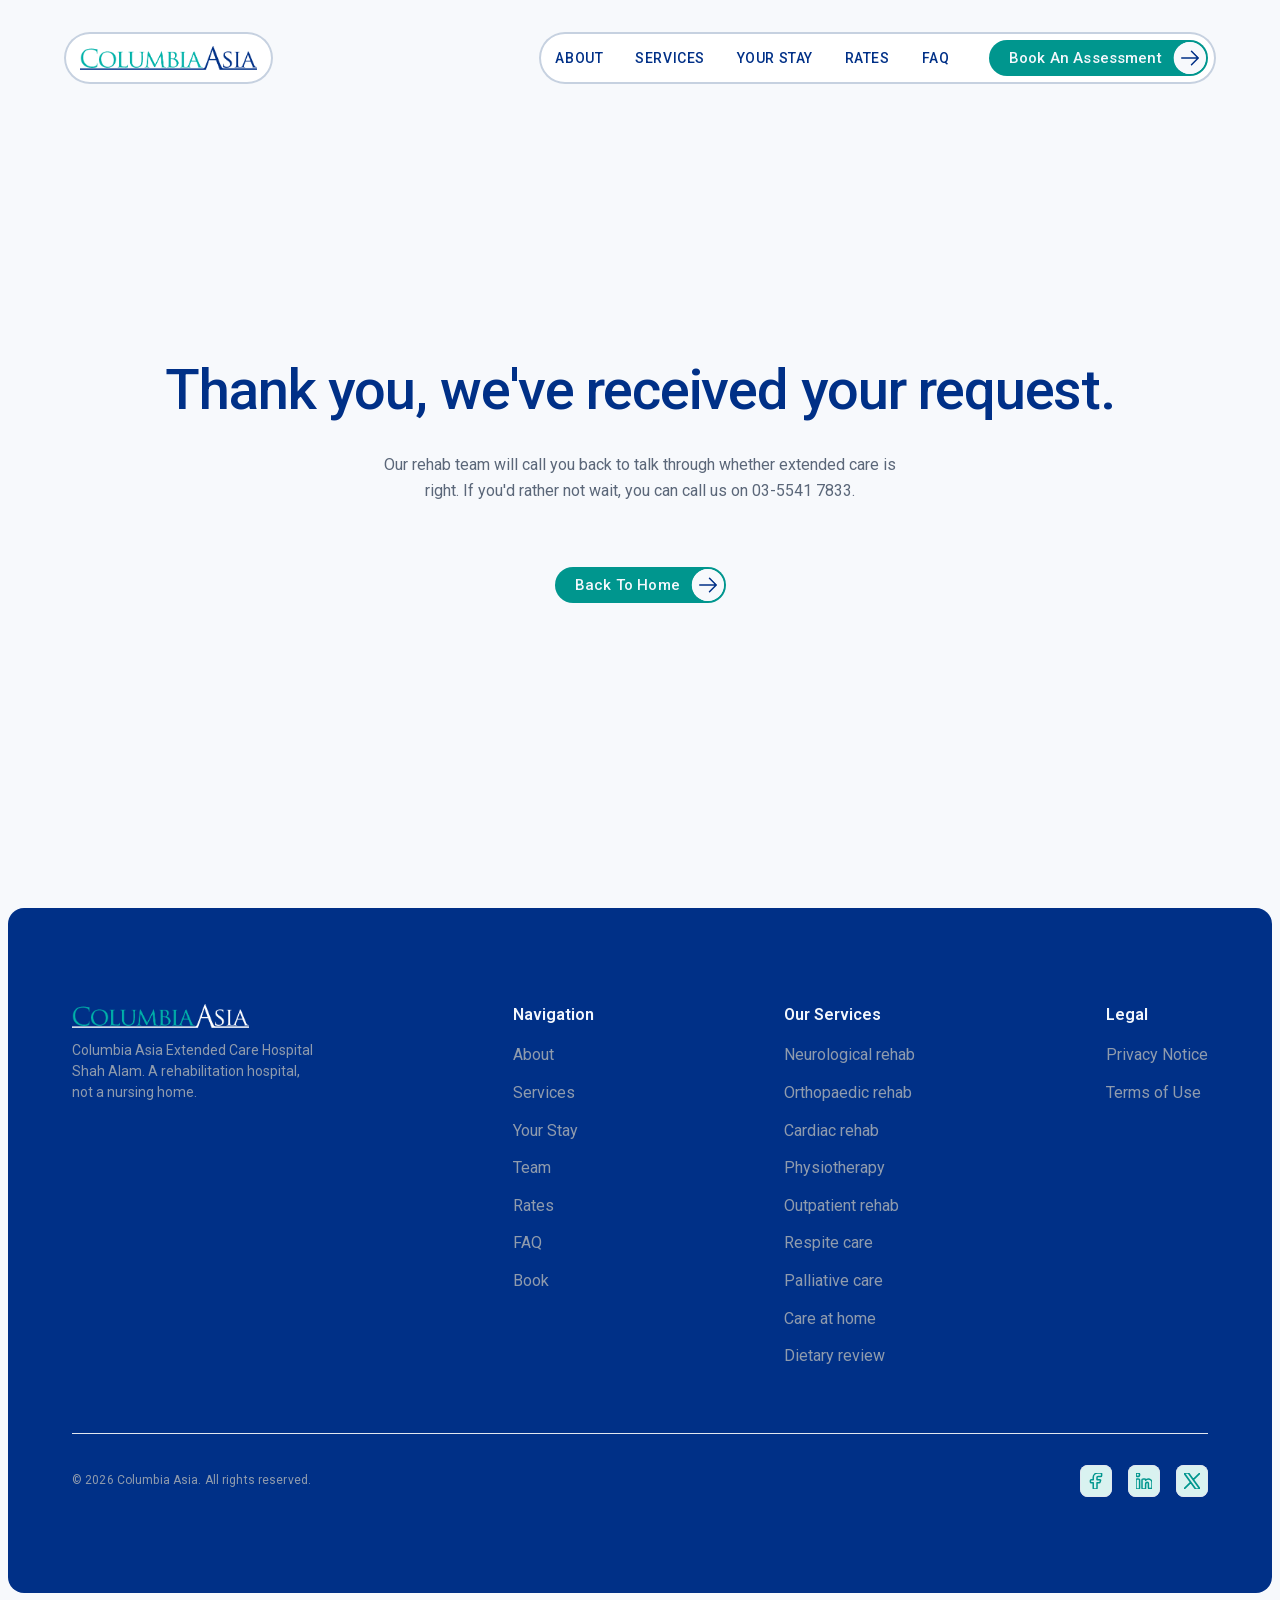
<file: thank-you.html>
<!doctype html>
<html lang="en-GB">
<head>
<meta charset="utf-8">
<meta name="viewport" content="width=device-width, initial-scale=1">
<title>Thank you | Columbia Asia Extended Care Shah Alam</title>
<meta name="description" content="Your rehab assessment request has been received.">
<meta name="robots" content="noindex">
<meta property="og:type" content="website">
<meta property="og:title" content="Thank you | Columbia Asia Extended Care Shah Alam">
<meta property="og:description" content="Your rehab assessment request has been received.">
<meta property="og:image" content="img/og-image.jpg">
<meta name="theme-color" content="#003087">
<link rel="icon" href="img/favicon.png" type="image/png">
<link rel="preload" href="fonts/Roboto-latin.woff2" as="font" type="font/woff2" crossorigin>
<link rel="stylesheet" href="css/site.css">
<script>document.documentElement.classList.add("js");</script>

</head>
<body>
<a class="skip" href="#main">Skip to content</a>

<header class="nav" id="nav">
  <div class="nav__max">
    <nav class="nav__wrap" aria-label="Main">
      <div class="nav__bar">
        <a class="nav__logo" href="index.html" aria-label="Columbia Asia, back to top"><img src="img/logo.png" width="487" height="66" alt="Columbia Asia"></a>
        <div class="nav__right">
          <a class="btn" href="index.html#book"><span class="btn__row"><span class="btn__label t-btn">Book an Assessment</span><span class="btn__icon"><svg aria-hidden="true" focusable="false" xmlns="http://www.w3.org/2000/svg" viewBox="0 0 256 256" fill="currentColor"><path d="M221.66,133.66l-72,72a8,8,0,0,1-11.32-11.32L196.69,136H40a8,8,0,0,1,0-16H196.69L138.34,61.66a8,8,0,0,1,11.32-11.32l72,72A8,8,0,0,1,221.66,133.66Z"/></svg></span></span><span class="btn__fill" aria-hidden="true"><span class="btn__label t-btn">Book an Assessment</span><span class="btn__icon"><svg aria-hidden="true" focusable="false" xmlns="http://www.w3.org/2000/svg" viewBox="0 0 256 256" fill="currentColor"><path d="M221.66,133.66l-72,72a8,8,0,0,1-11.32-11.32L196.69,136H40a8,8,0,0,1,0-16H196.69L138.34,61.66a8,8,0,0,1,11.32-11.32l72,72A8,8,0,0,1,221.66,133.66Z"/></svg></span></span></a>
          <button class="burger" type="button" aria-label="Open menu" aria-expanded="false" aria-controls="nav-menu"><i></i><i></i></button>
        </div>
      </div>
      <div class="nav__links-pill">
        <div class="nav__links"><a class="nav__link t-nav" href="index.html#what-is-extended-care">About</a><a class="nav__link t-nav" href="index.html#services">Services</a><a class="nav__link t-nav" href="index.html#how-it-works">Your Stay</a><a class="nav__link t-nav" href="index.html#rates">Rates</a><a class="nav__link t-nav" href="index.html#faq">FAQ</a></div>
        <a class="btn" href="index.html#book"><span class="btn__row"><span class="btn__label t-btn">Book an Assessment</span><span class="btn__icon"><svg aria-hidden="true" focusable="false" xmlns="http://www.w3.org/2000/svg" viewBox="0 0 256 256" fill="currentColor"><path d="M221.66,133.66l-72,72a8,8,0,0,1-11.32-11.32L196.69,136H40a8,8,0,0,1,0-16H196.69L138.34,61.66a8,8,0,0,1,11.32-11.32l72,72A8,8,0,0,1,221.66,133.66Z"/></svg></span></span><span class="btn__fill" aria-hidden="true"><span class="btn__label t-btn">Book an Assessment</span><span class="btn__icon"><svg aria-hidden="true" focusable="false" xmlns="http://www.w3.org/2000/svg" viewBox="0 0 256 256" fill="currentColor"><path d="M221.66,133.66l-72,72a8,8,0,0,1-11.32-11.32L196.69,136H40a8,8,0,0,1,0-16H196.69L138.34,61.66a8,8,0,0,1,11.32-11.32l72,72A8,8,0,0,1,221.66,133.66Z"/></svg></span></span></a>
      </div>
      <div class="nav__menu" id="nav-menu">
        <div class="nav__menu-links"><a class="m-link t-menu" href="index.html#what-is-extended-care">About</a><a class="m-link t-menu" href="index.html#services">Services</a><a class="m-link t-menu" href="index.html#how-it-works">Your Stay</a><a class="m-link t-menu" href="index.html#rates">Rates</a><a class="m-link t-menu" href="index.html#faq">FAQ</a></div>
        <a class="btn" href="index.html#book"><span class="btn__row"><span class="btn__label t-btn">Book an Assessment</span><span class="btn__icon"><svg aria-hidden="true" focusable="false" xmlns="http://www.w3.org/2000/svg" viewBox="0 0 256 256" fill="currentColor"><path d="M221.66,133.66l-72,72a8,8,0,0,1-11.32-11.32L196.69,136H40a8,8,0,0,1,0-16H196.69L138.34,61.66a8,8,0,0,1,11.32-11.32l72,72A8,8,0,0,1,221.66,133.66Z"/></svg></span></span><span class="btn__fill" aria-hidden="true"><span class="btn__label t-btn">Book an Assessment</span><span class="btn__icon"><svg aria-hidden="true" focusable="false" xmlns="http://www.w3.org/2000/svg" viewBox="0 0 256 256" fill="currentColor"><path d="M221.66,133.66l-72,72a8,8,0,0,1-11.32-11.32L196.69,136H40a8,8,0,0,1,0-16H196.69L138.34,61.66a8,8,0,0,1,11.32-11.32l72,72A8,8,0,0,1,221.66,133.66Z"/></svg></span></span></a>
      </div>
    </nav>
  </div>
</header>
<main id="main">
<section class="sec ty" aria-labelledby="ty-h">
  <div class="sec__in">
    <div class="ty__text">
      <h1 class="t-h1" data-words data-r="1" data-d="0.5" data-mount id="ty-h" style="text-align:center"><span class="w">Thank</span> <span class="w">you,</span> <span class="w">we&#x27;ve</span> <span class="w">received</span> <span class="w">your</span> <span class="w">request.</span></h1>
      <p class="t-body mw-520" data-r="hero" data-d="0.7" data-mount>Our rehab team will call you back to talk through whether extended care is right. If you'd rather not wait, you can call us on 03-5541 7833.</p>
    </div>
    <div data-r="hero" data-d="0.9" data-mount><a class="btn" href="index.html"><span class="btn__row"><span class="btn__label t-btn">Back to home</span><span class="btn__icon"><svg aria-hidden="true" focusable="false" xmlns="http://www.w3.org/2000/svg" viewBox="0 0 256 256" fill="currentColor"><path d="M221.66,133.66l-72,72a8,8,0,0,1-11.32-11.32L196.69,136H40a8,8,0,0,1,0-16H196.69L138.34,61.66a8,8,0,0,1,11.32-11.32l72,72A8,8,0,0,1,221.66,133.66Z"/></svg></span></span><span class="btn__fill" aria-hidden="true"><span class="btn__label t-btn">Back to home</span><span class="btn__icon"><svg aria-hidden="true" focusable="false" xmlns="http://www.w3.org/2000/svg" viewBox="0 0 256 256" fill="currentColor"><path d="M221.66,133.66l-72,72a8,8,0,0,1-11.32-11.32L196.69,136H40a8,8,0,0,1,0-16H196.69L138.34,61.66a8,8,0,0,1,11.32-11.32l72,72A8,8,0,0,1,221.66,133.66Z"/></svg></span></span></a></div>
  </div>
</section>
</main>
<footer class="ft">
  <div class="ft__card">
    <div class="ft__in">
      <div class="ft__main">
        <div class="ft__brand">
          <a href="index.html#top" aria-label="Columbia Asia, back to top"><img src="img/logo-light.png" width="487" height="66" alt="Columbia Asia"></a>
          <p class="t-small c-muted ft__tag">Columbia Asia Extended Care Hospital Shah Alam. A rehabilitation hospital, not a nursing home.</p>
        </div>
        <div class="ft__col"><h2 class="t-h5 on-dark">Navigation</h2><nav class="ft__links" aria-label="Footer"><a class="t-body" href="index.html#what-is-extended-care">About</a><a class="t-body" href="index.html#services">Services</a><a class="t-body" href="index.html#how-it-works">Your Stay</a><a class="t-body" href="index.html#team">Team</a><a class="t-body" href="index.html#rates">Rates</a><a class="t-body" href="index.html#faq">FAQ</a><a class="t-body" href="index.html#book">Book</a></nav></div>
        <div class="ft__col"><h2 class="t-h5 on-dark">Our Services</h2><div class="ft__links"><a class="t-body" href="index.html#neuro-rehab">Neurological rehab</a><a class="t-body" href="index.html#ortho-rehab">Orthopaedic rehab</a><a class="t-body" href="index.html#cardiac-rehab">Cardiac rehab</a><a class="t-body" href="index.html#therapy">Physiotherapy</a><a class="t-body" href="index.html#outpatient">Outpatient rehab</a><a class="t-body" href="index.html#respite">Respite care</a><a class="t-body" href="index.html#palliative">Palliative care</a><a class="t-body" href="index.html#care-at-home">Care at home</a><a class="t-body" href="index.html#dietary">Dietary review</a></div></div>
        <div class="ft__col"><h2 class="t-h5 on-dark">Legal</h2><div class="ft__links">
          <a class="t-body" href="https://www.columbiaasia.com/malaysia/pdpa/" target="_blank" rel="noopener">Privacy Notice</a>
          <a class="t-body" href="https://www.columbiaasia.com/malaysia/terms-of-use/" target="_blank" rel="noopener">Terms of Use</a></div></div>
      </div>
      <div class="ft__bottom">
        <p class="t-meta">&copy; 2026 Columbia Asia. All rights reserved.</p>
        <div class="socials"><a class="soc" href="https://www.facebook.com/columbiaasia" target="_blank" rel="noopener" aria-label="Columbia Asia on Facebook"><svg aria-hidden="true" focusable="false" fill="currentColor" xmlns="http://www.w3.org/2000/svg" viewBox="0 0 11.2 16"><path d="M 0.946 6.666 C 0.163 6.666 0 6.82 0 7.555 L 0 8.889 C 0 9.625 0.163 9.778 0.946 9.778 L 2.836 9.778 L 2.836 15.111 C 2.836 15.847 3 16 3.782 16 L 5.673 16 C 6.455 16 6.618 15.846 6.618 15.111 L 6.618 9.778 L 8.742 9.778 C 9.334 9.778 9.487 9.67 9.65 9.133 L 10.056 7.8 C 10.335 6.881 10.162 6.666 9.146 6.666 L 6.618 6.666 L 6.618 4.445 C 6.618 3.954 7.042 3.555 7.563 3.555 L 10.254 3.555 C 11.037 3.555 11.2 3.402 11.2 2.667 L 11.2 0.888 C 11.2 0.153 11.037 0 10.254 0 L 7.563 0 C 4.953 0 2.836 1.99 2.836 4.445 L 2.836 6.666 Z" fill="transparent" stroke-width="1.5" stroke="currentColor" stroke-linejoin="round" stroke-dasharray=""></path></svg></a><a class="soc" href="https://www.linkedin.com/company/columbia-asia-malaysia/" target="_blank" rel="noopener" aria-label="Columbia Asia on LinkedIn"><svg aria-hidden="true" focusable="false" fill="currentColor" xmlns="http://www.w3.org/2000/svg" viewBox="0 0 16 16"><g><path d="M 2 6 L 1.6 6 C 0.846 6 0.469 6 0.234 6.234 C 0 6.469 0 6.846 0 7.6 L 0 14.4 C 0 15.154 0 15.531 0.234 15.766 C 0.469 16 0.846 16 1.6 16 L 2 16 C 2.754 16 3.131 16 3.366 15.766 C 3.6 15.531 3.6 15.154 3.6 14.4 L 3.6 7.6 C 3.6 6.846 3.6 6.469 3.366 6.234 C 3.131 6 2.754 6 2 6 Z M 3.6 1.8 C 3.6 2.794 2.794 3.6 1.8 3.6 C 0.806 3.6 0 2.794 0 1.8 C 0 0.806 0.806 0 1.8 0 C 2.794 0 3.6 0.806 3.6 1.8 Z" fill="transparent" stroke-width="1.5" stroke="currentColor" stroke-miterlimit="10" stroke-dasharray=""></path><path d="M 8.261 6 L 7.6 6 C 6.846 6 6.469 6 6.234 6.234 C 6 6.469 6 6.846 6 7.6 L 6 14.4 C 6 15.154 6 15.531 6.234 15.766 C 6.469 16 6.846 16 7.6 16 L 8 16 C 8.754 16 9.131 16 9.366 15.766 C 9.6 15.531 9.6 15.154 9.6 14.4 L 9.6 11.6 C 9.6 10.274 10.022 9.2 11.27 9.2 C 11.894 9.2 12.4 9.738 12.4 10.4 L 12.4 14 C 12.4 14.754 12.4 15.131 12.634 15.366 C 12.869 15.6 13.246 15.6 14 15.6 L 14.399 15.6 C 15.153 15.6 15.53 15.6 15.765 15.366 C 15.998 15.131 15.999 14.754 15.999 14.001 L 16 9.6 C 16 7.611 14.109 6 12.238 6 C 11.172 6 10.222 6.522 9.6 7.338 C 9.6 6.834 9.6 6.582 9.49 6.395 C 9.421 6.277 9.322 6.178 9.204 6.109 C 9.017 5.999 8.765 5.999 8.261 5.999 Z" fill="transparent" stroke-width="1.5" stroke="currentColor" stroke-linejoin="round" stroke-dasharray=""></path></g></svg></a><a class="soc" href="https://twitter.com/ColumbiaAsia" target="_blank" rel="noopener" aria-label="Columbia Asia on X"><svg aria-hidden="true" focusable="false" fill="currentColor" xmlns="http://www.w3.org/2000/svg" viewBox="0 0 14 14"><path d="M 0 14 L 5.871 8.129 M 14 0 L 8.129 5.871 M 8.129 5.871 L 3.889 0 L 0 0 L 5.871 8.129 M 8.129 5.871 L 14 14 L 10.111 14 L 5.871 8.129" fill="transparent" stroke-width="1.5" stroke="currentColor" stroke-linecap="round" stroke-linejoin="round" stroke-dasharray=""></path></svg></a></div>
      </div>
    </div>
  </div>
</footer>
<div class="mbar" role="region" aria-label="Call or WhatsApp">
  <a class="btn" href="tel:+60355417833"><span class="btn__row"><span class="btn__label t-btn">Call</span><span class="btn__icon"><svg aria-hidden="true" focusable="false" xmlns="http://www.w3.org/2000/svg" viewBox="0 0 256 256" fill="currentColor"><path d="M221.66,133.66l-72,72a8,8,0,0,1-11.32-11.32L196.69,136H40a8,8,0,0,1,0-16H196.69L138.34,61.66a8,8,0,0,1,11.32-11.32l72,72A8,8,0,0,1,221.66,133.66Z"/></svg></span></span><span class="btn__fill" aria-hidden="true"><span class="btn__label t-btn">Call</span><span class="btn__icon"><svg aria-hidden="true" focusable="false" xmlns="http://www.w3.org/2000/svg" viewBox="0 0 256 256" fill="currentColor"><path d="M221.66,133.66l-72,72a8,8,0,0,1-11.32-11.32L196.69,136H40a8,8,0,0,1,0-16H196.69L138.34,61.66a8,8,0,0,1,11.32-11.32l72,72A8,8,0,0,1,221.66,133.66Z"/></svg></span></span></a>
  <a class="btn btn--light" href="https://wa.me/60126036107?text=Hi%2C%20I%27d%20like%20to%20ask%20about%20extended%20care%20in%20Shah%20Alam." target="_blank" rel="noopener"><span class="btn__row"><span class="btn__label t-btn">WhatsApp</span><span class="btn__icon"><svg aria-hidden="true" focusable="false" xmlns="http://www.w3.org/2000/svg" viewBox="0 0 256 256" fill="currentColor"><path d="M221.66,133.66l-72,72a8,8,0,0,1-11.32-11.32L196.69,136H40a8,8,0,0,1,0-16H196.69L138.34,61.66a8,8,0,0,1,11.32-11.32l72,72A8,8,0,0,1,221.66,133.66Z"/></svg></span></span><span class="btn__fill" aria-hidden="true"><span class="btn__label t-btn">WhatsApp</span><span class="btn__icon"><svg aria-hidden="true" focusable="false" xmlns="http://www.w3.org/2000/svg" viewBox="0 0 256 256" fill="currentColor"><path d="M221.66,133.66l-72,72a8,8,0,0,1-11.32-11.32L196.69,136H40a8,8,0,0,1,0-16H196.69L138.34,61.66a8,8,0,0,1,11.32-11.32l72,72A8,8,0,0,1,221.66,133.66Z"/></svg></span></span></a>
</div>
<script src="js/lenis.min.js" defer></script>
<script src="js/site.js" defer></script>
</body>
</html>
</file>
<file: css/site.css>
:root{--s15:linear(0, 0.0107, 0.0387, 0.0788, 0.1271, 0.1803, 0.2361, 0.2926, 0.3486, 0.403, 0.4551, 0.5045, 0.5509, 0.5941, 0.6342, 0.6711, 0.7049, 0.7357, 0.7638, 0.7892, 0.8122, 0.8329, 0.8515, 0.8682, 0.8832, 0.8966, 0.9085, 0.9191, 0.9286, 0.937, 0.9445, 0.9511, 0.957, 0.9621, 0.9667, 0.9708, 0.9743, 0.9775, 0.9802, 0.9827, 0.9848, 0.9867, 0.9884, 0.9898, 0.9911, 0.9922, 0.9932, 0.9941, 0.9948, 0.9955, 0.996, 0.9965, 0.997, 0.9974, 0.9977, 0.998, 0.9983, 0.9985, 0.9987, 0.9989, 1);--s08b1:linear(0, 0.03, 0.1024, 0.1973, 0.3007, 0.4037, 0.5008, 0.5887, 0.6662, 0.7327, 0.7889, 0.8355, 0.8735, 0.9042, 0.9285, 0.9476, 0.9623, 0.9736, 0.982, 0.9883, 0.9928, 0.996, 0.9982, 0.9997, 1.0006, 1.0012, 1.0014, 1.0015, 1.0015, 1.0014, 1.0013, 1.0011, 1);--s08b2:linear(0, 0.034, 0.1167, 0.2253, 0.3435, 0.4604, 0.5691, 0.6657, 0.7484, 0.817, 0.8724, 0.9158, 0.9487, 0.973, 0.9902, 1.0018, 1.0091, 1.0131, 1.0149, 1.0151, 1.0142, 1.0128, 1.0111, 1.0093, 1.0076, 1.006, 1.0046, 1.0034, 1.0024, 1.0017, 1.0011, 1.0006, 1);--s04b2:linear(0, 0.0574, 0.1873, 0.3435, 0.4978, 0.635, 0.7484, 0.8369, 0.9025, 0.9487, 0.9795, 0.9985, 1.0091, 1.0139, 1.0152, 1.0142, 1.0123, 1.0099, 1.0076, 1.0055, 1.0038, 1.0024, 1.0015, 1.0008, 1);--s06:linear(0, 0.0575, 0.1803, 0.3208, 0.4551, 0.5729, 0.6711, 0.7501, 0.8122, 0.8601, 0.8966, 0.924, 0.9445, 0.9596, 0.9708, 0.9789, 0.9848, 0.9891, 0.9922, 0.9944, 0.996, 0.9972, 0.998, 0.9986, 1);}
/* Columbia Asia Extended Care landing page
   Layout, components and motion rebuilt 1:1 from the HealthOps Framer template
   (values from the template's own CSS, see _teardown/). Colours and fonts are
   Columbia Asia's. Breakpoints: desktop >= 1200, tablet 810-1199.98, phone <= 809.98. */

@font-face { font-family: "Roboto"; font-style: normal; font-weight: 100 900; font-display: swap; src: url(../fonts/Roboto-latin.woff2) format("woff2"); }
@font-face { font-family: "Roboto Mono"; font-style: normal; font-weight: 100 700; font-display: swap; src: url(../fonts/RobotoMono-latin.woff2) format("woff2"); }

:root {
  /* colour tokens: template role -> Columbia Asia value */
  --page: #f7f9fc;          /* template #f9fbfa */
  --card: #ffffff;
  --ink: #003087;           /* template #10202a  (Columbia Asia navy) */
  --body: #5b6779;          /* template #5c6b72 */
  --muted: #8f9bad;         /* template #93a3a8 */
  --on-dark: #f3f7fc;       /* template #f3faf8 */
  --primary: #00968e;       /* template #2f8f76  (Columbia Asia teal, deepened for text contrast) */
  --primary-dark: #00756f;  /* template #24705d */
  --mint: #d9f2f0;          /* template #d9f0e6 */
  --mint-line: #b3e7e3;     /* template #b7ecda */
  --line: #e1e7ef;          /* template #e1e8e6 */
  --line-strong: #c6d1e0;   /* template #c7d6d2 */
  --cta: #001d52;           /* template #0c2720 */
  --drawer: #0a3270;        /* template #185243 */
  --footer: #003087;        /* template #10202a */
  --success: #1e7a55;
  --error: #c0392b;
  --backdrop: rgba(0, 32, 87, 0.4); /* template #10202a66 */

  --font: "Roboto", system-ui, -apple-system, "Segoe UI", Arial, sans-serif;
  --mono: "Roboto Mono", ui-monospace, SFMono-Regular, Menlo, monospace;

  --gutter: 64px;
  --pad-y: 96px;
}
@media (min-width: 810px) and (max-width: 1199.98px) { :root { --gutter: 32px; --pad-y: 64px; } }
@media (max-width: 809.98px) { :root { --gutter: 16px; --pad-y: 32px; } }

/* ---------- base ---------- */
*, *::before, *::after { box-sizing: border-box; }
html { -webkit-text-size-adjust: 100%; }
html.lenis, html.lenis body { height: auto; }
.lenis.lenis-smooth { scroll-behavior: auto !important; }
.lenis.lenis-smooth [data-lenis-prevent] { overscroll-behavior: contain; }
.lenis.lenis-stopped { overflow: hidden; }
.lenis.lenis-scrolling iframe { pointer-events: none; }
body {
  margin: 0; background: var(--page); color: var(--ink); font-family: var(--font);
  -webkit-font-smoothing: antialiased; -moz-osx-font-smoothing: grayscale; overflow-x: clip;
}
img { display: block; max-width: 100%; }
a { color: inherit; text-decoration: none; }
button { font: inherit; color: inherit; background: none; border: 0; padding: 0; cursor: pointer; }
h1, h2, h3, h4, h5, p, ul, ol, figure, blockquote { margin: 0; }
ul, ol { padding: 0; list-style: none; }
:focus-visible { outline: 2px solid var(--primary); outline-offset: 3px; }
.sr-only { position: absolute; width: 1px; height: 1px; padding: 0; margin: -1px; overflow: hidden; clip: rect(0 0 0 0); white-space: nowrap; border: 0; }
.skip { position: absolute; left: 16px; top: -100px; z-index: 50; background: var(--card); color: var(--ink); padding: 8px 12px; border-radius: 8px; }
.skip:focus { top: 16px; }

/* ---------- type presets (template preset -> size per breakpoint) ---------- */
.t-h1 { font-weight: 500; font-size: 56px; line-height: 1.05; letter-spacing: -0.02em; color: var(--ink); text-wrap: balance; }      /* w0hl6l */
.t-h2 { font-weight: 500; font-size: 40px; line-height: 1.1; letter-spacing: -0.015em; color: var(--ink); }                          /* 1xlyjum */
.t-h3 { font-weight: 500; font-size: 28px; line-height: 1.2; letter-spacing: -0.01em; color: var(--ink); }                            /* 15uuc94 */
.t-h4 { font-weight: 500; font-size: 20px; line-height: 1.3; color: var(--ink); }                                                     /* 1cz5zil */
.t-h5 { font-weight: 600; font-size: 16px; line-height: 1.4; color: var(--ink); }                                                     /* 6e45e0 */
.t-lead { font-weight: 400; font-size: 20px; line-height: 1.55; color: var(--body); }                                                 /* 1h1611i */
.t-body { font-weight: 400; font-size: 16px; line-height: 1.6; color: var(--body); }                                                  /* 6dsta8 */
.t-small { font-weight: 400; font-size: 14px; line-height: 1.5; color: var(--body); }                                                 /* 1y7lntd */
.t-meta { font-weight: 400; font-size: 12px; line-height: 1.4; letter-spacing: 0.01em; color: var(--muted); }                         /* 177jfpp */
.t-badge { font-weight: 600; font-size: 13px; line-height: 1.4; letter-spacing: 0.08em; text-transform: capitalize; color: var(--primary); } /* 15bl99p */
.t-btn { font-weight: 500; font-size: 15px; line-height: 1.2; letter-spacing: 0.01em; text-transform: capitalize; }                  /* 70tdob */
.t-nav { font-weight: 500; font-size: 14px; line-height: 1.2; letter-spacing: 0.04em; text-transform: uppercase; color: var(--ink); } /* ru59mg */
.t-menu { font-weight: 500; font-size: 18px; line-height: 1.5; letter-spacing: 0.02em; text-transform: uppercase; color: var(--ink); } /* 1odho74 */
.t-stat { font-family: var(--mono); font-weight: 500; font-size: 32px; line-height: 1.1; color: var(--ink); }                       /* saguah */
.t-label { font-family: var(--mono); font-weight: 400; font-size: 12px; line-height: 1.3; letter-spacing: 0.06em; text-transform: uppercase; color: var(--muted); } /* 1qgiquv */
.t-form { font-weight: 500; font-size: 13px; line-height: 1.4; color: var(--primary); }                                               /* 7o6102 */
.t-tab { font-weight: 600; font-size: 12px; line-height: 1.3; letter-spacing: 0.05em; text-transform: uppercase; }                   /* 1e4ojm */
@media (min-width: 810px) and (max-width: 1199.98px) {
  .t-h1 { font-size: 45px; } .t-h2 { font-size: 32px; } .t-h3 { font-size: 22px; } .t-h4 { font-size: 18px; } .t-h5 { font-size: 13px; }
  .t-lead { font-size: 16px; } .t-body { font-size: 13px; } .t-small { font-size: 12px; } .t-meta { font-size: 10px; } .t-badge { font-size: 10px; }
  .t-btn { font-size: 12px; } .t-nav { font-size: 11px; } .t-stat { font-size: 26px; } .t-label { font-size: 10px; } .t-form { font-size: 10px; } .t-tab { font-size: 10px; }
}
@media (max-width: 809.98px) {
  .t-h1 { font-size: 36px; } .t-h2 { font-size: 26px; } .t-h3 { font-size: 18px; } .t-h4 { font-size: 14px; } .t-h5 { font-size: 10px; }
  .t-lead { font-size: 14px; } .t-body { font-size: 12px; } .t-small { font-size: 9px; } .t-meta { font-size: 8px; } .t-badge { font-size: 8px; }
  .t-btn { font-size: 10px; } .t-nav { font-size: 9px; } .t-stat { font-size: 20px; } .t-label { font-size: 8px; } .t-form { font-size: 8px; } .t-tab { font-size: 8px; }
}
.on-dark { color: var(--on-dark); }
.c-ink { color: var(--ink); }
.c-primary { color: var(--primary); }
.c-muted { color: var(--muted); }
.mw-620 { max-width: 620px; }
.mw-520 { max-width: 520px; }

/* ---------- section scaffolding ---------- */
.sec { display: flex; justify-content: center; width: 100%; }
.sec__in { width: 100%; max-width: 1440px; padding: var(--pad-y) var(--gutter); display: flex; }
.col { display: flex; flex-direction: column; }
.hairline { display: flex; justify-content: center; width: 100%; }
.hairline > div { width: 100%; max-width: 1440px; padding: 0 var(--gutter); }
.hairline > div > div { height: 1px; background: var(--line); }

/* ---------- badge (W8HFPn_19) ---------- */
.badge {
  display: inline-flex; align-items: center; padding: 2px 8px; border-radius: 99px; background: var(--mint);
  box-shadow: inset 0 0 0 1px var(--line); white-space: nowrap; width: max-content; max-width: 100%;
}
.badge > span { white-space: nowrap; overflow: hidden; text-overflow: ellipsis; }

/* ---------- main button (tLvxAkg5p): pill, light circle grows over the label on hover ---------- */
.btn {
  --btn-bg: var(--primary); --btn-fg: var(--on-dark); --btn-fill: var(--page); --btn-fill-fg: var(--ink);
  position: relative; display: inline-flex; align-items: center; gap: 12px; padding: 2px; border-radius: 99px;
  background: var(--btn-bg); color: var(--btn-fg); overflow: clip; isolation: isolate; width: max-content;
  cursor: pointer; text-align: left; will-change: transform;
}
.btn__row { display: flex; align-items: center; gap: 12px; }
.btn__label { padding-left: 18px; white-space: nowrap; }
.btn__icon {
  display: grid; place-items: center; width: 32px; height: 32px; padding: 4px; border-radius: 99px;
  background: var(--btn-fill); color: var(--btn-fill-fg); flex: none;
  transition: transform 0.8s var(--s08b1);
}
.btn__icon svg { width: 24px; height: 24px; display: block; }
/* the hover layer is a full copy of the row, clipped to the icon circle at rest */
.btn__fill {
  position: absolute; inset: 2px; display: flex; align-items: center; gap: 12px; border-radius: 99px;
  background: var(--btn-fill); color: var(--btn-fill-fg); pointer-events: none; z-index: 1;
  clip-path: inset(0 0 0 calc(100% - 32px) round 99px);
  transition: clip-path 0.8s var(--s08b1);
}
.btn__fill .btn__label { flex: 1; }
.btn__fill .btn__icon { background: transparent; }
@media (hover: hover) {
  .btn:hover .btn__fill { clip-path: inset(0 0 0 0 round 99px); }
  .btn:hover .btn__icon { transform: rotate(-45deg); }
}
.btn--light { --btn-bg: var(--card); --btn-fg: var(--ink); --btn-fill: var(--primary); --btn-fill-fg: var(--on-dark); }
@media (min-width: 810px) and (max-width: 1199.98px) {
  .btn__icon { width: 28px; height: 28px; padding: 2px; }
  .btn__fill { clip-path: inset(0 0 0 calc(100% - 28px) round 99px); }
}
@media (max-width: 809.98px) {
  .btn__label { padding-left: 12px; }
  .btn__icon { width: 26px; height: 26px; padding: 2px; }
  .btn__icon svg { width: 22px; height: 22px; }
  .btn__fill { clip-path: inset(0 0 0 calc(100% - 26px) round 99px); }
}

/* ---------- card CTA (SZVEtu5ya): text + arrow that nudges right on hover ---------- */
.cta-link { display: inline-flex; align-items: center; gap: 0; color: var(--ink); cursor: pointer; width: max-content; }
.cta-link__t { white-space: nowrap; transition: color 0.8s var(--s08b2); }
.cta-link__a { display: flex; align-items: center; padding-left: 0; transition: padding 0.8s var(--s08b2), color 0.8s var(--s08b2); }
.cta-link__a svg { width: 24px; height: 24px; display: block; }
@media (hover: hover) {
  .cta-link:hover .cta-link__t, a:hover > .cta-link .cta-link__t, .hov:hover .cta-link__t { color: var(--primary); }
  .cta-link:hover .cta-link__a, a:hover > .cta-link .cta-link__a, .hov:hover .cta-link__a { padding-left: 6px; color: var(--primary); }
}
@media (max-width: 809.98px) {
  .cta-link__a svg { width: 22px; height: 22px; }
  @media (hover: hover) { .cta-link:hover .cta-link__a, .hov:hover .cta-link__a { padding-left: 4px; } }
}

/* ---------- nav (script_main "Nav") ---------- */
.nav { position: fixed; top: 32px; left: 0; right: 0; z-index: 5; display: flex; justify-content: center; pointer-events: none; }
.nav__max { width: 100%; max-width: 1440px; padding: 0 var(--gutter); display: flex; align-items: flex-start; }
.nav__wrap {
  flex: 1; display: flex; flex-direction: row; align-items: center; justify-content: space-between; position: relative;
  pointer-events: auto; border-radius: 0; overflow: visible;
}
.nav__bar {
  display: flex; align-items: center; gap: 32px; height: 52px; padding: 8px 16px; background: var(--card); border-radius: 99px;
  box-shadow: inset 0 0 0 2px var(--line-strong);
}
.nav__logo { display: flex; align-items: center; position: relative; z-index: 1; }
.nav__logo img { height: 24px; width: auto; }
.nav__right { display: none; align-items: center; gap: 16px; }
.nav__links-pill {
  display: flex; align-items: center; gap: 32px; padding: 8px; background: var(--card); border-radius: 99px;
  box-shadow: inset 0 0 0 2px var(--line-strong);
}
.nav__links { display: flex; align-items: center; gap: 16px; }
.nav__link { display: block; padding: 8px; border-radius: 99px; background: var(--card); transition: background-color 0.8s var(--s08b2); }
@media (hover: hover) { .nav__link:hover { background: var(--mint); } }
.burger {
  position: relative; width: 35px; height: 35px; border-radius: 50px; background: var(--mint); flex: none;
  box-shadow: inset 0 0 0 1px var(--line-strong); overflow: hidden; display: none;
}
.burger i { position: absolute; width: 18px; height: 2px; border-radius: 8px; background: var(--primary); left: calc(51.43% - 9px);
  transition: transform 0.6s var(--s06), top 0.6s var(--s06); }
.burger i:nth-child(1) { top: calc(40% - 1px); }
.burger i:nth-child(2) { top: calc(60% - 1px); }
.nav__menu { display: none; }

@media (max-width: 1199.98px) {
  .nav__wrap { flex-direction: column; align-items: stretch; justify-content: flex-start; background: transparent; border-radius: 32px; overflow: hidden; }
  .nav__bar { width: 100%; justify-content: space-between; height: auto; padding: 8px 8px 8px 16px; gap: 0; }
  .nav__right { display: flex; }
  .nav__links-pill { display: none; }
  .burger { display: block; cursor: pointer; }
  .nav__menu { display: flex; flex-direction: column; align-items: center; gap: 32px; padding: 8px 4px 32px; width: 100%; }
  .nav__menu .nav__menu-links { display: flex; flex-direction: column; align-items: center; gap: 16px; width: 100%; }
  .nav__menu a.m-link { display: block; padding: 8px; transition: color 0.8s var(--s08b2); }
  @media (hover: hover) { .nav__menu a.m-link:hover { color: var(--primary); } }
  /* open state: the bar's pill styling moves to the whole card */
  .nav.is-open .nav__wrap { background: var(--card); box-shadow: inset 0 0 0 2px var(--line-strong); gap: 64px; }
  .nav.is-open .nav__bar { background: transparent; box-shadow: none; }
  .nav.is-x .burger i { top: calc(51.43% - 1px); }
  .nav.is-x .burger i:nth-child(1) { transform: rotate(45deg); }
  .nav.is-x .burger i:nth-child(2) { transform: rotate(-45deg); }
  .nav__menu .btn { display: none; }
  .nav:not(.is-open) .nav__wrap { height: 51px; }
  .nav:not(.is-open):not(.is-anim) .nav__menu { visibility: hidden; }
}
@media (max-width: 809.98px) {
  .nav { top: 24px; }
  .nav__logo img { height: 20px; }
  .nav__right .btn { display: none; }
  .nav__menu .btn { display: inline-flex; }
}
@media (min-width: 1200px) { .nav__menu { display: none !important; } }

/* ---------- hero (home "Hero") ---------- */
.hero { height: 100vh; padding: 8px; display: flex; width: 100%; }
.hero__frame { flex: 1; position: relative; border-radius: 8px; overflow: clip; display: flex; justify-content: center; }
.hero__slides { position: absolute; inset: 0; z-index: 0; border-radius: 8px; overflow: hidden; }
.hero__img { position: absolute; inset: 0; width: 100%; height: 100%; object-fit: cover; object-position: var(--pos, 50% 50%); border-radius: 8px;
  opacity: 0; transition: opacity 1.2s cubic-bezier(0.4, 0, 0.2, 1); }
.hero__img.is-on { opacity: 1; }
.hero__content { position: relative; z-index: 1; width: 100%; max-width: 1440px; padding: 160px 64px 96px; display: flex; align-items: flex-end; }
.hero__stack { flex: 1; display: flex; flex-direction: column; gap: 64px; }
.hero__text { display: flex; flex-direction: column; gap: 16px; }
.hero__ctas { display: flex; align-items: center; gap: 16px; flex-wrap: wrap; }
@media (min-width: 810px) and (max-width: 1199.98px) { .hero__content { padding: 149px 32px 64px; } }
@media (max-width: 1199.98px) { .hero__img { object-position: var(--pos-m, 50% 50%); } }
@media (max-width: 809.98px) {
  .hero__content { padding: 120px 16px 32px; }
  .hero__stack { gap: 32px; }
}

/* ---------- 2-column intro with stats (home "About Preview") ---------- */
.ab .sec__in { align-items: center; gap: 64px; }
.ab__left { flex: 1; align-self: stretch; display: flex; flex-direction: column; justify-content: space-between; gap: 32px; }
.ab__left-text { display: flex; flex-direction: column; gap: 16px; }
.ab__right { flex: 1; display: flex; flex-direction: column; gap: 32px; }
.ab__support { display: flex; flex-direction: column; gap: 32px; }
.stats { display: flex; align-items: center; gap: 24px; width: 100%; }
.stat { flex: 1; display: flex; flex-direction: column; gap: 12px; align-items: flex-start; min-width: 0; }
.stat .t-stat { white-space: nowrap; }
.stat__div { width: 1px; align-self: stretch; background: var(--line-strong); flex: none; }
@media (min-width: 810px) and (max-width: 1199.98px) {
  .ab .sec__in { gap: 32px; }
  .stats { justify-content: center; gap: 16px; }
  .stat .t-stat { white-space: normal; }
}
@media (max-width: 809.98px) {
  .ab .sec__in { flex-direction: column; gap: 32px; }
  .ab__left { align-self: auto; width: 100%; }
  .ab__right { width: 100%; }
  .ab__support { gap: 16px; }
  .stats { flex-direction: column; align-items: flex-start; gap: 16px; }
  .stat { gap: 8px; width: 100%; }
  .stat__div { display: none; }
}

/* ---------- headliner + photo + step cards (services "How it Works") ---------- */
.hw .sec__in { flex-direction: column; align-items: center; gap: 64px; }
.hw__head { display: flex; align-items: flex-start; gap: 64px; width: 100%; }
.hw__heading { flex: 1; display: flex; flex-direction: column; gap: 16px; min-width: 0; }
.hw__body { flex: 1; display: flex; flex-direction: column; gap: 16px; min-width: 0; }
.hw__steps-wrap { display: flex; align-items: center; gap: 64px; width: 100%; }
.hw__img { flex: 0.65; align-self: stretch; border-radius: 16px; overflow: clip; position: relative; min-height: 320px; }
.hw__img img { position: absolute; inset: 0; width: 100%; height: 100%; object-fit: cover; }
.hw__steps { flex: 1; display: flex; flex-direction: column; gap: 16px; min-width: 0; }
@media (min-width: 810px) and (max-width: 1199.98px) {
  .hw .sec__in, .hw__head, .hw__steps-wrap { gap: 32px; }
}
@media (max-width: 809.98px) {
  .hw .sec__in { gap: 32px; }
  .hw__head { flex-direction: column; gap: 16px; }
  .hw__heading, .hw__body { width: 100%; }
  .hw__steps-wrap { gap: 16px; }
  .hw__img { display: none; }
  .hw__steps { gap: 8px; }
}

/* step card (xjuHHMQh5) */
.step { width: 100%; display: flex; flex-direction: column; gap: 8px; padding: 16px; background: var(--card); border-radius: 8px; box-shadow: inset 0 0 0 1px var(--line-strong); }
.step__desc { display: flex; align-items: stretch; gap: 16px; }
.deco { width: 2px; flex: none; align-self: stretch; background: var(--primary); border-radius: 16px; }
.step__desc p { flex: 1; min-width: 0; }

/* ---------- section header: intro left, support right (home "Case Study Preview" headliner) ---------- */
.cs .sec__in { flex-direction: column; align-items: center; gap: 64px; }
.cs__head { display: flex; align-items: flex-end; gap: 64px; width: 100%; }
.cs__intro { flex: 1; display: flex; flex-direction: column; gap: 16px; min-width: 0; }
.cs__support { flex: 1; display: flex; flex-direction: column; align-items: flex-start; gap: 16px; min-width: 0; }
@media (min-width: 810px) and (max-width: 1199.98px) { .cs .sec__in, .cs__head { gap: 32px; } }
@media (max-width: 809.98px) {
  .cs .sec__in { gap: 32px; }
  .cs__head { flex-direction: column; align-items: flex-start; gap: 16px; }
  .cs__intro, .cs__support { width: 100%; }
}

/* comparison / rates tables (built from the template's card, hairline and label styles) */
.tcard { width: 100%; background: var(--card); border-radius: 16px; box-shadow: inset 0 0 0 1px var(--line); overflow: hidden; }
.tbl { width: 100%; border-collapse: separate; border-spacing: 0; text-align: left; }
.tbl th, .tbl td { padding: 20px 24px; vertical-align: top; }
.tbl thead th { vertical-align: bottom; padding-top: 24px; padding-bottom: 20px; }
.tbl tbody tr > * { border-top: 1px solid var(--line); }
.tbl tbody th { width: 22%; }
.tbl .hi { background: color-mix(in srgb, var(--mint) 55%, transparent); }
.tbl thead .hi { box-shadow: inset 0 2px 0 var(--primary); }
.tbl--rates td.rate { text-align: right; white-space: nowrap; }
.tbl--rates thead th:last-child { text-align: right; }
.tbl--rates tbody th { width: auto; }
.caption { width: 100%; }
@media (min-width: 810px) and (max-width: 1199.98px) { .tbl th, .tbl td { padding: 16px; } .tbl thead th { padding-top: 20px; padding-bottom: 16px; } }
@media (max-width: 809.98px) {
  .tbl th, .tbl td { padding: 12px; }
  .tbl thead th { padding-top: 16px; padding-bottom: 12px; }
  /* phones: each row becomes a block (no sideways scrolling) */
  .tbl--compare thead { position: absolute; width: 1px; height: 1px; overflow: hidden; clip: rect(0 0 0 0); }
  .tbl--compare, .tbl--compare tbody, .tbl--compare tr, .tbl--compare tbody th { display: block; width: 100%; }
  .tbl--compare tbody tr { padding: 12px; }
  .tbl--compare tbody tr + tr { box-shadow: inset 0 1px 0 var(--line); }
  .tbl--compare tbody tr > * { border-top: 0; }
  .tbl--compare tbody th { padding: 0 0 8px; }
  .tbl--compare td { display: grid; grid-template-columns: 42% 1fr; gap: 8px; padding: 6px 8px; border-radius: 6px; }
  .tbl--compare td::before { content: attr(data-col); color: var(--muted); font-weight: 500; }
}

/* ---------- 2-column text + cards (about "Who We Are") ---------- */
.wh .sec__in { align-items: center; gap: 64px; }
.wh__context { flex: 1; display: flex; flex-direction: column; align-items: flex-start; gap: 64px; min-width: 0; }
.wh__text { display: flex; flex-direction: column; gap: 16px; width: 100%; }
.wh__cards { flex: 1; display: flex; flex-direction: column; gap: 16px; min-width: 0; }
@media (min-width: 810px) and (max-width: 1199.98px) { .wh .sec__in, .wh__context { gap: 32px; } }
@media (max-width: 809.98px) {
  .wh .sec__in { flex-direction: column; gap: 32px; }
  .wh__context { gap: 32px; width: 100%; }
  .wh__cards { gap: 8px; width: 100%; }
}

/* ---------- CTA banner (fD7ZWk_M8) ---------- */
.ctab .sec__in { justify-content: center; }
.ctab__card { width: 100%; display: flex; align-items: center; min-height: 300px; background: var(--cta); border-radius: 16px; overflow: clip; }
.ctab__layout { flex: 1; display: flex; align-items: center; gap: 32px; padding: 32px; min-width: 0; }
.ctab__context { flex: 1; display: flex; flex-direction: column; align-items: flex-start; gap: 32px; }
.ctab__copy { display: flex; flex-direction: column; align-items: flex-start; gap: 16px; width: 100%; }
.ctab__img { flex: 1; align-self: stretch; position: relative; min-width: 0; }
.ctab__img img {
  position: absolute; inset: 0; width: 100%; height: 100%; object-fit: cover; object-position: 50% 0%;
  -webkit-mask-image: linear-gradient(90deg, rgba(0,0,0,0) 12%, #000 65%); mask-image: linear-gradient(90deg, rgba(0,0,0,0) 12%, #000 65%);
}
@media (max-width: 809.98px) {
  .ctab__card { flex-direction: column; }
  .ctab__layout { order: 1; padding: 24px; width: 100%; }
  .ctab__img { order: 0; height: 280px; width: 100%; flex: none; align-self: auto; }
  .ctab__img img { -webkit-mask-image: linear-gradient(0deg, rgba(0,0,0,0) 13%, #000 65%); mask-image: linear-gradient(0deg, rgba(0,0,0,0) 13%, #000 65%); }
}

/* ---------- services grid (services "Services Grid" + Service Card piA8WtbC_) ---------- */
.sv .sec__in { flex-direction: column; gap: 64px; }
.sv__head { display: flex; flex-direction: column; align-items: flex-start; gap: 16px; }
.sv__grid { display: grid; grid-template-columns: repeat(3, minmax(50px, 1fr)); grid-auto-rows: 1fr; gap: 32px; width: 100%; align-items: stretch; }
.svc {
  display: flex; flex-direction: column; align-items: flex-start; gap: 24px; padding: 24px; width: 100%;
  background: var(--card); border-radius: 16px; box-shadow: inset 0 0 0 1px var(--line); scroll-margin-top: 110px; height: 100%;
}
.svc__cta { margin-top: auto; }
.icon-tile { display: grid; place-items: center; padding: 12px; border-radius: 8px; background: var(--mint); box-shadow: inset 0 0 0 1px var(--line); color: var(--primary); }
.icon-tile svg { width: 24px; height: 24px; display: block; }
.svc__text { display: flex; flex-direction: column; gap: 8px; width: 100%; }
@media (min-width: 810px) and (max-width: 1199.98px) {
  .sv .sec__in { gap: 32px; }
  .sv__grid { grid-template-columns: repeat(2, minmax(50px, 1fr)); gap: 16px; }
}
@media (max-width: 809.98px) {
  .sv .sec__in { gap: 32px; }
  .sv__grid { grid-template-columns: minmax(0, 1fr); grid-auto-rows: 1fr; gap: 16px; }
  .svc { gap: 16px; padding: 16px; border-radius: 12px; }
  .icon-tile { padding: 8px; }
  .icon-tile svg { width: 22px; height: 22px; }
}

/* ---------- ladder (stats) ---------- */
.ladder { display: flex; flex-direction: column; gap: 32px; width: 100%; }
.ladder__head { display: flex; flex-direction: column; gap: 16px; }
.ladder .stats { align-items: stretch; }
.ladder .stat .t-label { max-width: 230px; }
@media (max-width: 809.98px) { .ladder { gap: 16px; } }

/* ---------- team (about "Team" + Team Members card) ---------- */
.tm .sec__in { flex-direction: column; gap: 64px; }
.tm__head { display: flex; flex-direction: column; align-items: flex-start; gap: 16px; }
.tm__group { display: flex; flex-direction: column; gap: 16px; width: 100%; }
.tm__grid { display: grid; grid-template-columns: repeat(3, minmax(50px, 1fr)); gap: 16px; width: 100%; align-items: start; }
.tcard-m {
  position: relative; display: flex; flex-direction: column; height: 450px; width: 100%; text-align: left;
  background: var(--card); border-radius: 16px; box-shadow: inset 0 0 0 1px var(--line); cursor: pointer;
}
.tcard-m__img { flex: 1; min-height: 0; padding: 4px; display: flex; }
.tcard-m__img img, .tcard-m__ph { flex: 1; width: 100%; height: 100%; object-fit: cover; object-position: 50% 15%; border-radius: 12px; }
.tcard-m__ph { display: grid; place-items: center; background: var(--mint); color: var(--mint-line); }
.tcard-m__ph svg { width: 96px; height: 96px; }
.tcard-m__info { display: flex; align-items: center; gap: 8px; padding: 16px; }
.tcard-m__who { flex: 1; display: flex; align-items: stretch; gap: 12px; min-width: 0; }
.tcard-m__names { flex: 1; display: flex; flex-direction: column; justify-content: center; min-width: 0; }
.circle-cta {
  display: grid; place-items: center; padding: 4px; border-radius: 99px; background: var(--mint); color: var(--primary);
  box-shadow: inset 0 0 0 1px var(--line-strong); transition: transform 0.4s var(--s04b2); flex: none;
}
.circle-cta svg { width: 24px; height: 24px; display: block; }
@media (hover: hover) { .tcard-m:hover .circle-cta { transform: rotate(-45deg); } }
@media (min-width: 810px) and (max-width: 1199.98px) {
  .tm .sec__in { gap: 32px; }
  .tm__grid { grid-template-columns: repeat(2, minmax(50px, 1fr)); }
}
@media (max-width: 809.98px) {
  .tm .sec__in { gap: 32px; }
  .tm__grid { display: flex; flex-direction: column; align-items: center; }
  .tcard-m { height: 380px; max-width: 350px; }
  .circle-cta svg { width: 20px; height: 20px; }
}

/* drawer (about team overlay) */
.drawer { position: fixed; inset: 0; z-index: 10; display: none; }
.drawer.is-open, .drawer.is-closing { display: block; }
.drawer__backdrop { position: fixed; inset: 0; background: var(--backdrop); }
.drawer__content { position: fixed; top: 0; right: 0; height: 100vh; width: 100%; display: flex; justify-content: flex-end; cursor: pointer; }
.drawer__panel {
  position: relative; display: flex; flex-direction: column; align-items: center; gap: 16px; padding: 16px;
  width: 100%; max-width: 450px; height: 100vh; background: var(--drawer); border-radius: 16px 0 0 16px; cursor: default;
}
.drawer__close {
  position: absolute; top: 4%; right: calc(100% + 10px); transform: translateY(-50%); z-index: 1;
  display: grid; place-items: center; padding: 6px; border-radius: 8px; background: var(--mint); color: var(--primary);
}
.drawer__close svg { width: 24px; height: 24px; display: block; transition: width 0.4s var(--s04b2), height 0.4s var(--s04b2); }
@media (hover: hover) { .drawer__close:hover svg { width: 26px; height: 26px; } }
.drawer__media { position: relative; width: 100%; }
.drawer__media img, .drawer__media .tcard-m__ph { width: 100%; height: 350px; object-fit: cover; object-position: 50% 15%; border-radius: 12px; }
.drawer__details { width: 100%; display: flex; flex-direction: column; }
.drawer__bio { flex: 1; min-height: 0; overflow: auto; width: 100%; display: flex; flex-direction: column; gap: 16px; }
@media (min-width: 810px) and (max-width: 1199.98px) { .drawer__panel { max-width: 400px; } }
@media (max-width: 809.98px) {
  .drawer__panel { width: 85%; max-width: 350px; }
  .drawer__close { right: auto; left: -44px; top: 19px; transform: none; }
  .drawer__close svg { width: 22px; height: 22px; }
  .drawer__media img, .drawer__media .tcard-m__ph { height: 250px; }
}

/* ---------- rates + packages ---------- */
.rt .sec__in { flex-direction: column; align-items: center; gap: 64px; }
.rt__block { display: flex; flex-direction: column; gap: 16px; width: 100%; }
.pk__grid { display: grid; grid-template-columns: repeat(3, minmax(50px, 1fr)); gap: 16px; width: 100%; align-items: stretch; }
.pk {
  display: flex; flex-direction: column; align-items: flex-start; gap: 16px; padding: 24px; width: 100%;
  background: var(--card); border-radius: 16px; box-shadow: inset 0 0 0 1px var(--line);
}
.pk__price { display: flex; flex-direction: column; gap: 4px; }
.pk .cta-link { margin-top: auto; }
.rt__foot { display: flex; align-items: center; justify-content: space-between; gap: 32px; width: 100%; }
@media (min-width: 810px) and (max-width: 1199.98px) { .rt .sec__in { gap: 32px; } }
@media (max-width: 809.98px) {
  .rt .sec__in { gap: 32px; }
  .pk__grid { display: flex; flex-direction: column; }
  .pk { padding: 16px; border-radius: 12px; }
  .rt__foot { flex-direction: column; align-items: flex-start; gap: 16px; }
}

/* ---------- stories (home "Testimonial" + Testimonial Card) ---------- */
.st .sec__in { flex-direction: column; align-items: center; gap: 64px; }
.st__head { display: flex; flex-direction: column; align-items: flex-start; gap: 16px; width: 100%; }
.st__grid { display: grid; grid-template-columns: repeat(3, minmax(50px, 1fr)); grid-auto-rows: 1fr; gap: 16px; width: 100%; align-items: stretch; }
.tst { display: flex; flex-direction: column; gap: 32px; padding: 32px; background: var(--card); border-radius: 16px; box-shadow: inset 0 0 0 1px var(--line); }
.tst__q { width: 50px; height: 50px; color: var(--mint-line); }
.tst__who { display: flex; align-items: stretch; gap: 16px; margin-top: auto; }
.tst__person { flex: 1; display: flex; align-items: center; gap: 8px; min-width: 0; }
.avatar { width: 40px; height: 40px; border-radius: 99px; box-shadow: inset 0 0 0 1px var(--mint-line); background: var(--mint); color: var(--mint-line); display: grid; place-items: center; flex: none; overflow: hidden; }
.avatar svg { width: 60%; height: 60%; }
.avatar img { width: 100%; height: 100%; object-fit: cover; border-radius: 99px; }
@media (min-width: 810px) and (max-width: 1199.98px) { .st .sec__in { gap: 32px; } .st__grid { grid-template-columns: repeat(2, minmax(50px, 1fr)); } }
@media (max-width: 809.98px) {
  .st .sec__in { gap: 32px; }
  .st__grid { grid-template-columns: minmax(0, 1fr); }
  .tst { gap: 24px; padding: 24px; }
  .tst__q { width: 40px; height: 40px; }
  .avatar { width: 35px; height: 35px; }
}

/* ---------- FAQ (contact "FAQ" + Accordion) ---------- */
.fq .sec__in { align-items: flex-start; gap: 64px; }
.fq__head { flex: 1; display: flex; flex-direction: column; align-items: flex-start; gap: 16px; min-width: 0; }
.acc { flex: 1; display: flex; flex-direction: column; gap: 2px; padding: 4px; border-radius: 16px; min-width: 0; }
.acc__item { background: var(--card); border-radius: 12px; box-shadow: inset 0 0 0 1px var(--line-strong); overflow: hidden; }
.acc__q { display: flex; align-items: center; gap: 12px; width: 100%; padding: 16px; text-align: left; cursor: pointer; }
.acc__q span:first-child { flex: 1; }
.acc__icon { position: relative; width: 28px; height: 28px; border-radius: 100px; background: var(--mint); flex: none; }
.acc__icon i { position: absolute; width: 1px; height: 12px; left: calc(50% - 0.5px); top: calc(50% - 6px); background: var(--primary); transition: transform 0.8s var(--s08b2); }
.acc__icon i:nth-child(1) { transform: rotate(-90deg); }
.acc__icon i:nth-child(2) { transform: rotate(-180deg); }
.acc__item.is-open .acc__icon i { transform: rotate(90deg); }
.acc__a { padding: 0 16px 16px; opacity: 0; transition: opacity 0.8s var(--s08b2); }
.acc__item.is-open .acc__a { opacity: 1; }
.acc__panel { height: 0; overflow: hidden; }
.acc__item.is-open .acc__panel { height: auto; }
@media (min-width: 810px) and (max-width: 1199.98px) { .fq .sec__in { gap: 32px; } }
@media (max-width: 809.98px) { .fq .sec__in { flex-direction: column; gap: 32px; } .fq__head, .acc { width: 100%; } }

/* ---------- book (contact "Contact" + form) ---------- */
.bk .sec__in { align-items: flex-start; gap: 64px; }
.bk__text { flex: 1; display: flex; flex-direction: column; gap: 32px; min-width: 0; }
.bk__head { display: flex; flex-direction: column; align-items: flex-start; gap: 16px; }
.bk__direct { display: flex; flex-direction: column; gap: 16px; }
.bk__item { display: flex; flex-direction: column; gap: 2px; }
.bk__item a { color: var(--primary); }
.socials { display: flex; align-items: center; gap: 16px; }
.soc { display: grid; place-items: center; padding: 8px; border-radius: 8px; background: var(--mint); box-shadow: inset 0 0 0 1px var(--line); color: var(--primary); }
.soc svg { width: 16px; height: 16px; display: block; }
.bk__formcol { flex: 1; display: flex; flex-direction: column; gap: 16px; min-width: 0; }
.formcard { display: flex; flex-direction: column; gap: 32px; padding: 32px 16px; background: var(--card); border-radius: 8px; box-shadow: inset 0 0 0 1px var(--line-strong); }
.form { display: flex; flex-direction: column; gap: 16px; width: 100%; }
.field { display: flex; flex-direction: column; gap: 8px; width: 100%; border: 0; margin: 0; padding: 0; min-width: 0; }
.field legend { padding: 0; margin-bottom: 8px; }
.input {
  width: 100%; height: 40px; padding: 8px 12px; border: 0; border-radius: 8px; background: var(--page); color: var(--body);
  font: 400 14px/1.5 var(--font); box-shadow: inset 0 0 0 1px var(--line-strong); outline: none; -webkit-appearance: none; appearance: none;
}
.input::placeholder { color: var(--muted); }
.input:focus { background: var(--mint); box-shadow: inset 0 0 0 1px var(--primary); }
.field.is-invalid .input, .field.is-invalid .chip { box-shadow: inset 0 0 0 1px var(--error); }
.err { color: var(--error); display: none; }
.field.is-invalid .err { display: block; }
.chips { display: flex; flex-wrap: wrap; gap: 8px; }
.chip { position: relative; display: inline-flex; }
.chip input { position: absolute; opacity: 0; width: 1px; height: 1px; pointer-events: none; }
.chip span {
  display: inline-flex; align-items: center; padding: 6px 12px; border-radius: 8px; background: var(--card); color: var(--body);
  box-shadow: inset 0 0 0 1px var(--line); cursor: pointer; white-space: nowrap; transition: background-color 0.4s var(--s04b2), color 0.4s var(--s04b2);
}
.chip input:checked + span { background: var(--primary); color: var(--on-dark); box-shadow: none; }
.chip input:focus-visible + span { outline: 2px solid var(--primary); outline-offset: 2px; }
.check { display: flex; align-items: flex-start; gap: 8px; cursor: pointer; }
.check input { position: absolute; opacity: 0; width: 1px; height: 1px; }
.check__box { width: 16px; height: 16px; border-radius: 4px; flex: none; margin-top: 2px; background: var(--page); box-shadow: inset 0 0 0 1px var(--line-strong); display: grid; place-items: center; color: var(--on-dark); }
.check__box svg { width: 12px; height: 12px; opacity: 0; }
.check input:checked + .check__box { background: var(--primary); box-shadow: none; }
.check input:checked + .check__box svg { opacity: 1; }
.check input:focus-visible + .check__box { outline: 2px solid var(--primary); outline-offset: 2px; }
.check a { color: var(--primary); text-decoration: underline; }
@media (min-width: 810px) and (max-width: 1199.98px) { .bk .sec__in { gap: 32px; } .input { font-size: 12px; } }
@media (max-width: 809.98px) {
  .bk .sec__in { flex-direction: column; gap: 32px; }
  .bk__text, .bk__formcol { width: 100%; }
  .formcard { gap: 16px; padding: 24px 12px; }
  .input { font-size: 10px; height: 35px; }
  .soc svg { width: 14px; height: 14px; }
}

/* ---------- footer (script_main "Footer") ---------- */
.ft { padding: 8px; display: flex; width: 100%; }
.ft__card { flex: 1; background: var(--footer); border-radius: 16px; display: flex; justify-content: center; overflow: clip; }
.ft__in { width: 100%; max-width: 1440px; padding: 96px 64px; display: flex; flex-direction: column; gap: 64px; }
.ft__main { display: flex; align-items: flex-start; justify-content: space-between; width: 100%; }
.ft__brand { display: flex; flex-direction: column; gap: 12px; width: 250px; }
.ft__brand img { height: 24px; width: auto; }
.ft__tag { width: 100%; min-width: 250px; max-width: 300px; }
.ft__col { display: flex; flex-direction: column; align-items: flex-start; gap: 16px; }
.ft__links { display: flex; flex-direction: column; align-items: flex-start; gap: 12px; }
.ft__links a { color: var(--muted); transition: color 0.4s var(--s04b2); }
@media (hover: hover) { .ft__links a:hover { color: var(--on-dark); } }
.ft__bottom { display: flex; align-items: center; justify-content: space-between; padding-top: 32px; box-shadow: inset 0 1px 0 var(--line); width: 100%; }
@media (min-width: 810px) and (max-width: 1199.98px) {
  .ft__in { padding: 64px 32px; gap: 32px; }
  .ft__brand { gap: 8px; }
  .ft__tag { min-width: 150px; max-width: 250px; }
}
@media (max-width: 809.98px) {
  .ft__in { padding: 32px 16px; gap: 32px; }
  .ft__main { flex-direction: column; gap: 16px; }
  .ft__brand { gap: 8px; }
  .ft__brand img { height: 20px; }
  .ft__bottom { flex-direction: column; align-items: flex-start; gap: 16px; }
}

/* ---------- phone call / WhatsApp bar (copy deck: mobile sticky bar) ---------- */
.mbar { display: none; }
@media (max-width: 809.98px) {
  .mbar {
    position: fixed; left: 0; right: 0; bottom: 0; z-index: 4; display: flex; gap: 8px;
    padding: 8px 16px calc(8px + env(safe-area-inset-bottom)); background: var(--card); box-shadow: inset 0 1px 0 var(--line);
  }
  .mbar .btn { flex: 1; width: auto; justify-content: space-between; }
  .mbar .btn--light { --btn-bg: var(--mint); }
  .mbar .btn__row { flex: 1; justify-content: space-between; }
  body { padding-bottom: calc(46px + env(safe-area-inset-bottom)); }
}

/* ---------- thank-you page (template "Thank you") ---------- */
.ty .sec__in { height: 100vh; flex-direction: column; align-items: center; justify-content: center; gap: 64px; padding: 160px 64px 96px; text-align: center; }
.ty__text { display: flex; flex-direction: column; align-items: center; gap: 32px; width: 100%; }
@media (min-width: 810px) and (max-width: 1199.98px) { .ty .sec__in { gap: 32px; padding: 140px 32px 64px; } }
@media (max-width: 809.98px) { .ty .sec__in { gap: 32px; padding: 120px 16px 32px; } .ty__text { gap: 16px; } }

/* ---------- motion start states (only when JS runs) ---------- */
html.js [data-r] { opacity: 0; will-change: transform; }
html.js [data-r="hero"] { opacity: 0.001; }
html.js .w { display: inline-block; opacity: 0.001; filter: blur(10px); transform: translateY(10px); will-change: transform; }
html.js [data-r-scale="0.9"] { transform: scale(0.9); }
html.js [data-r-scale="0.8"] { transform: scale(0.8); }

@media (prefers-reduced-motion: reduce) {
  html.js [data-r], html.js .w { opacity: 1 !important; filter: none !important; transform: none !important; }
  *, *::before, *::after { transition-duration: 0.01ms !important; }
}

/* ---------- page transition (Framer View Transitions: wipe + slide, 0.6s) ---------- */
@view-transition { navigation: auto; }
@property --vt-wipe { syntax: "<number>"; initial-value: 0; inherits: false; }
@keyframes vt-exit { 0% { opacity: 1; transform: translate(0, 0); --vt-wipe: 0; } 100% { opacity: 0; transform: translate(0, -30%); --vt-wipe: 1; } }
@keyframes vt-enter { 0% { opacity: 0; transform: translate(0, 0); --vt-wipe: 0; } 100% { opacity: 1; transform: translate(0, 0); --vt-wipe: 1; } }
::view-transition-old(*), ::view-transition-new(*) { mix-blend-mode: normal; backface-visibility: hidden; }
::view-transition-old(root) {
  animation: vt-exit 0.6s cubic-bezier(0.96, -0.05, 0.3, 1) both;
  -webkit-mask-image: linear-gradient(360deg, transparent calc(-100% + 200% * var(--vt-wipe)), black calc(200% * var(--vt-wipe)));
  mask-image: linear-gradient(360deg, transparent calc(-100% + 200% * var(--vt-wipe)), black calc(200% * var(--vt-wipe)));
}
::view-transition-new(root) {
  animation: vt-enter 0.6s cubic-bezier(0.96, -0.05, 0.3, 1) both;
  -webkit-mask-image: linear-gradient(360deg, black calc(-100% + 200% * var(--vt-wipe)), transparent calc(200% * var(--vt-wipe)));
  mask-image: linear-gradient(360deg, black calc(-100% + 200% * var(--vt-wipe)), transparent calc(200% * var(--vt-wipe)));
}
@media (prefers-reduced-motion) { ::view-transition-group(*), ::view-transition-old(*), ::view-transition-new(*) { animation: none !important; } }
</file>
